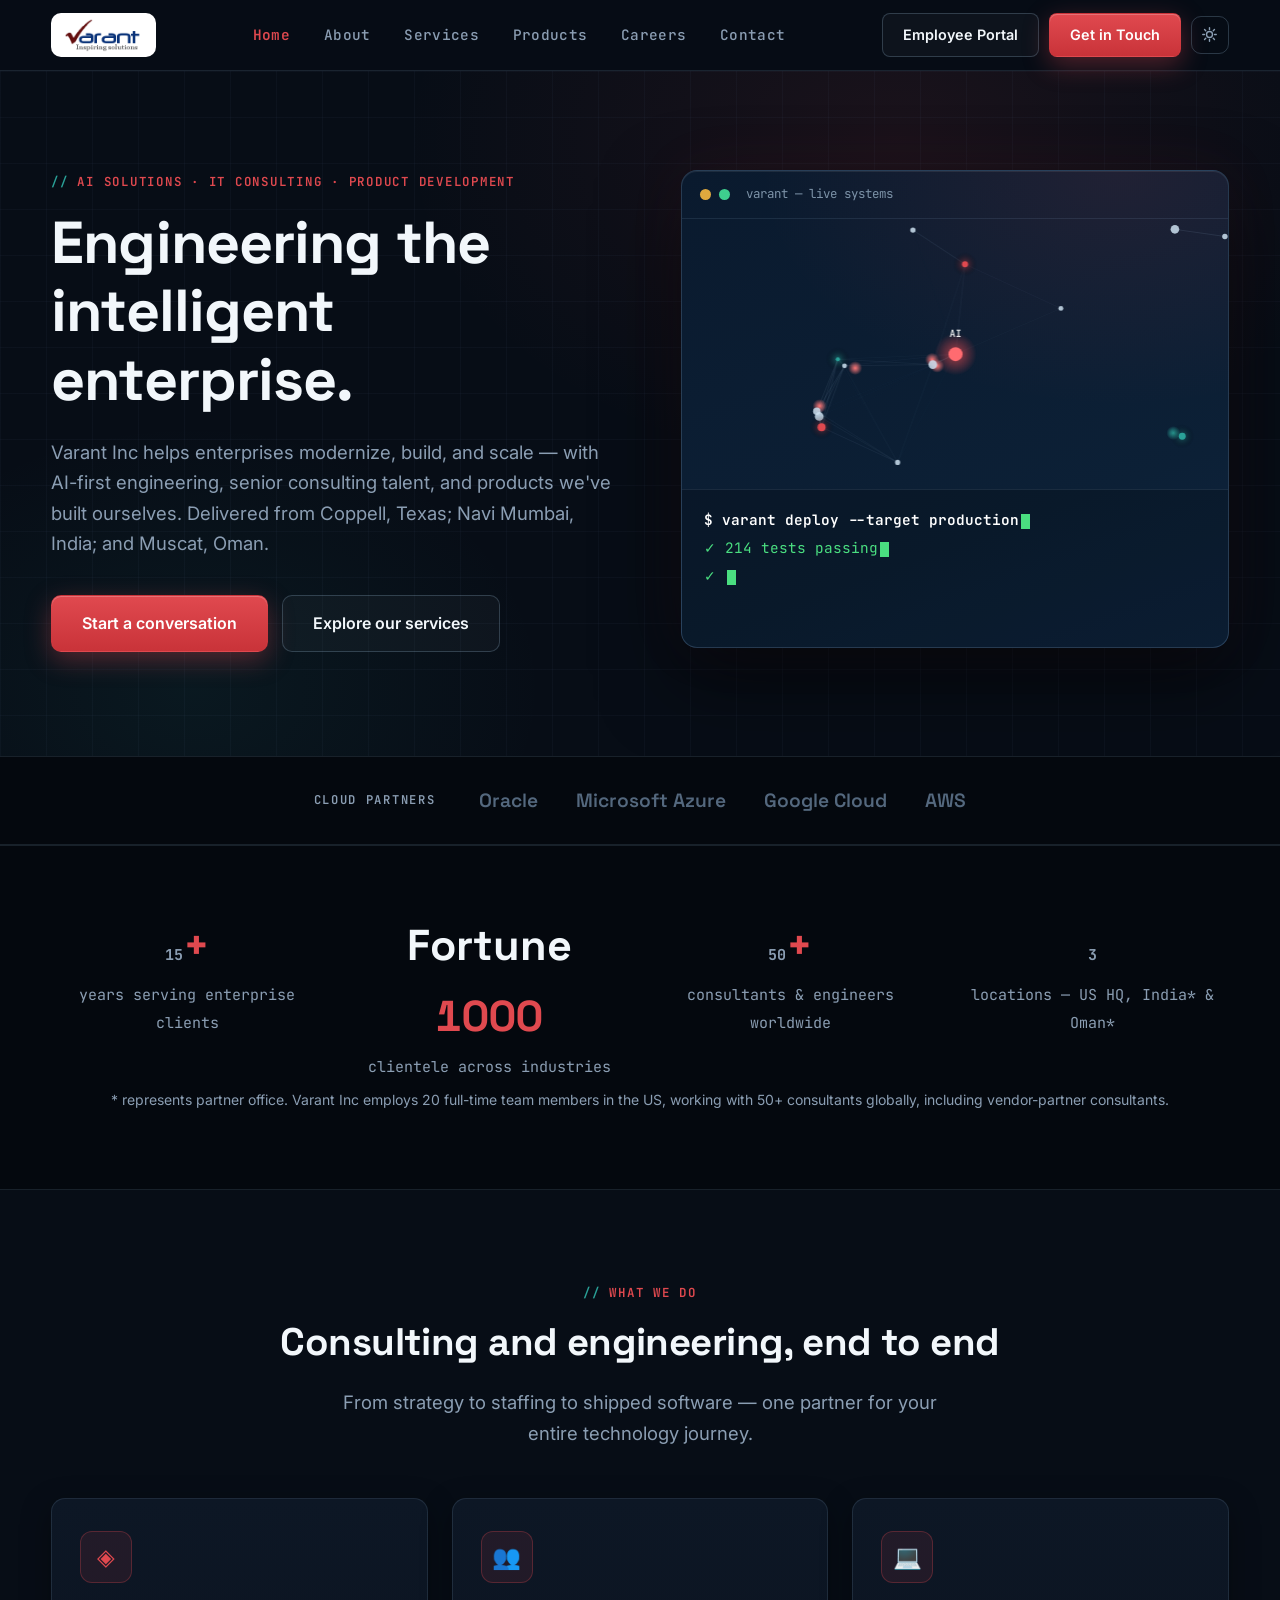
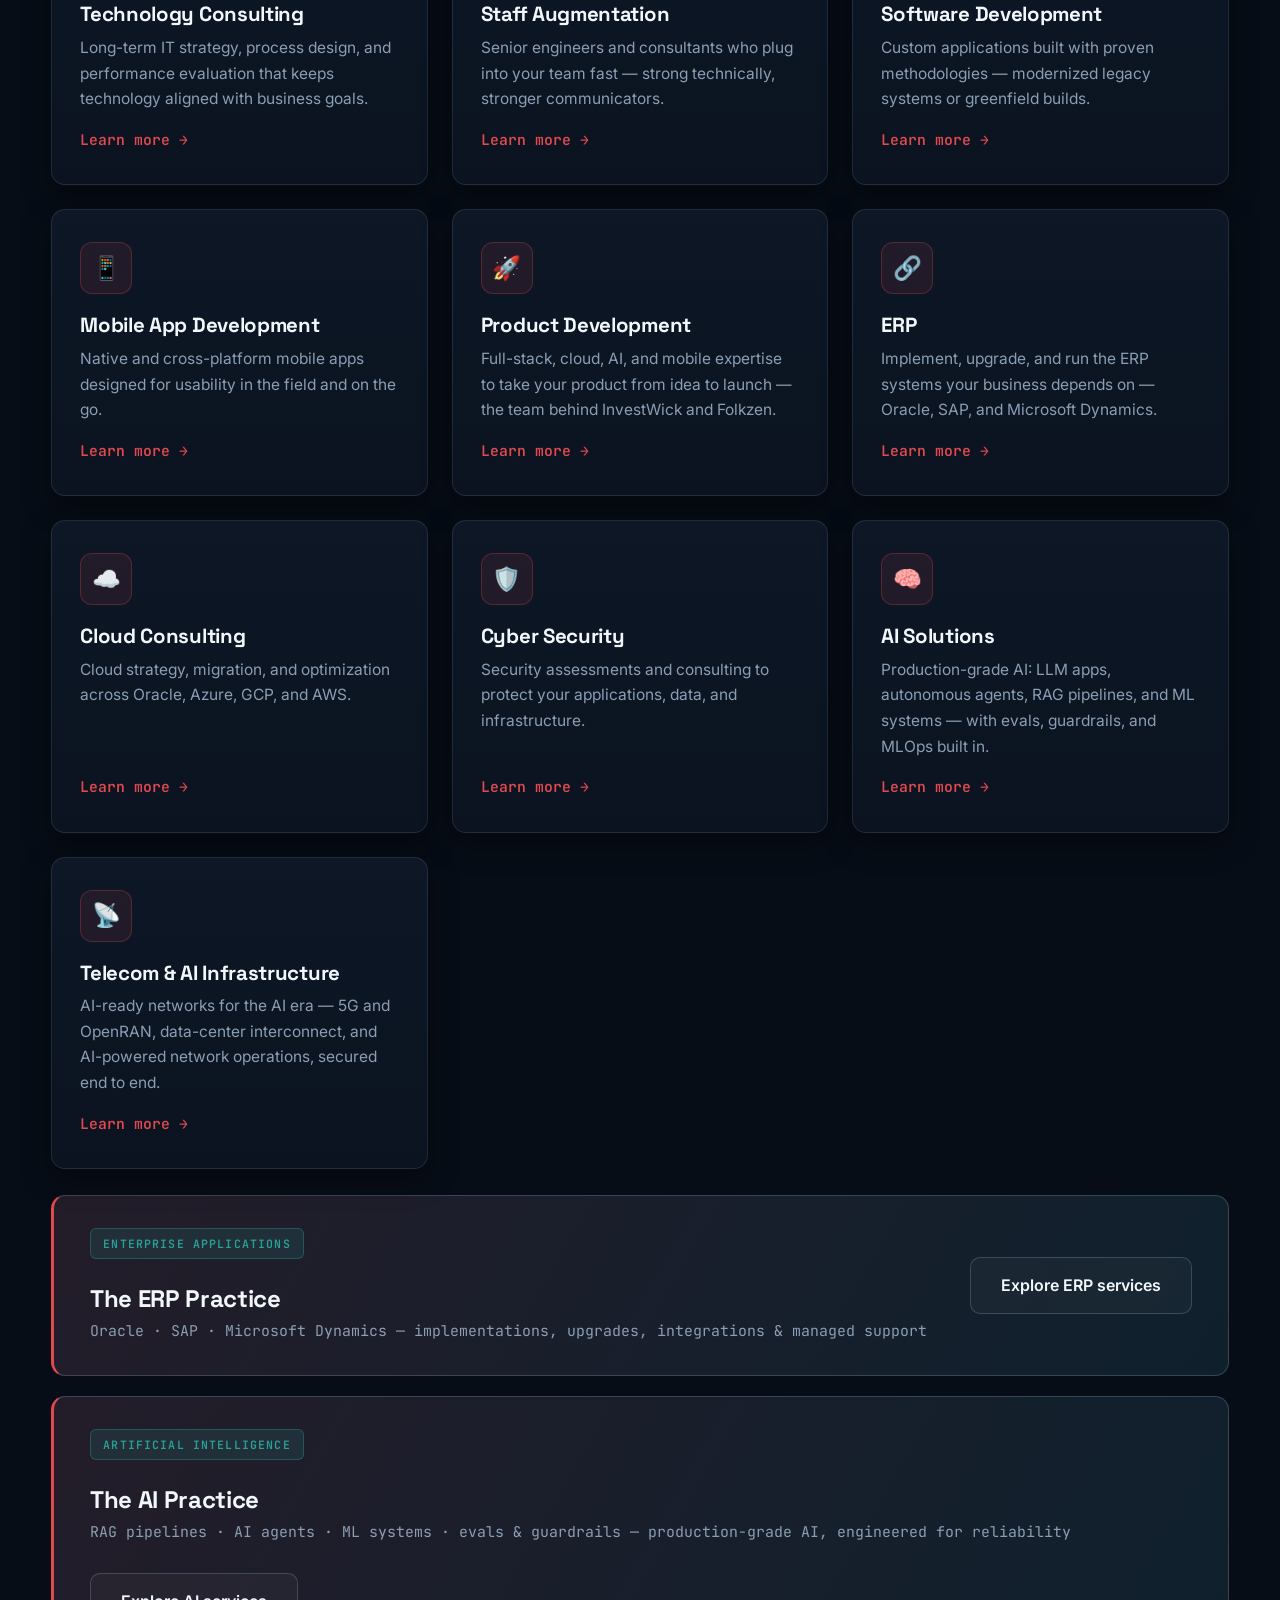
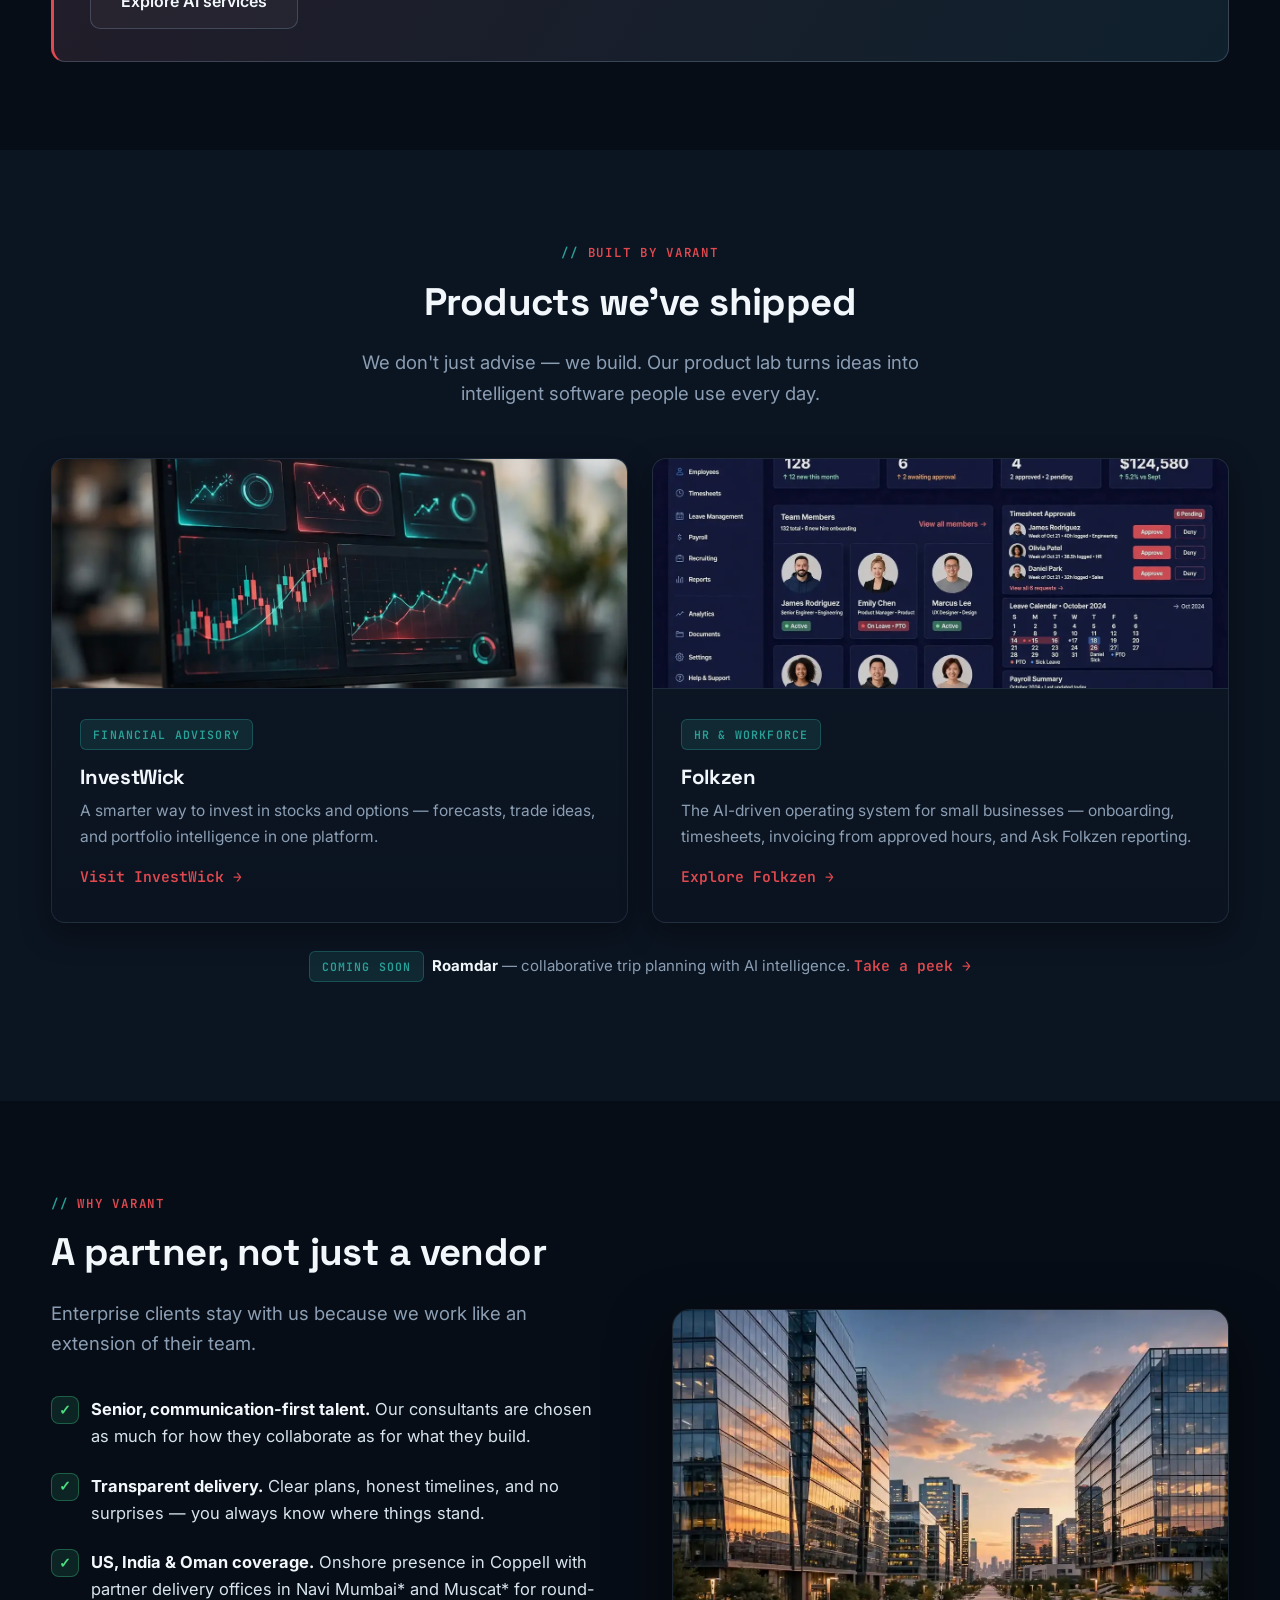
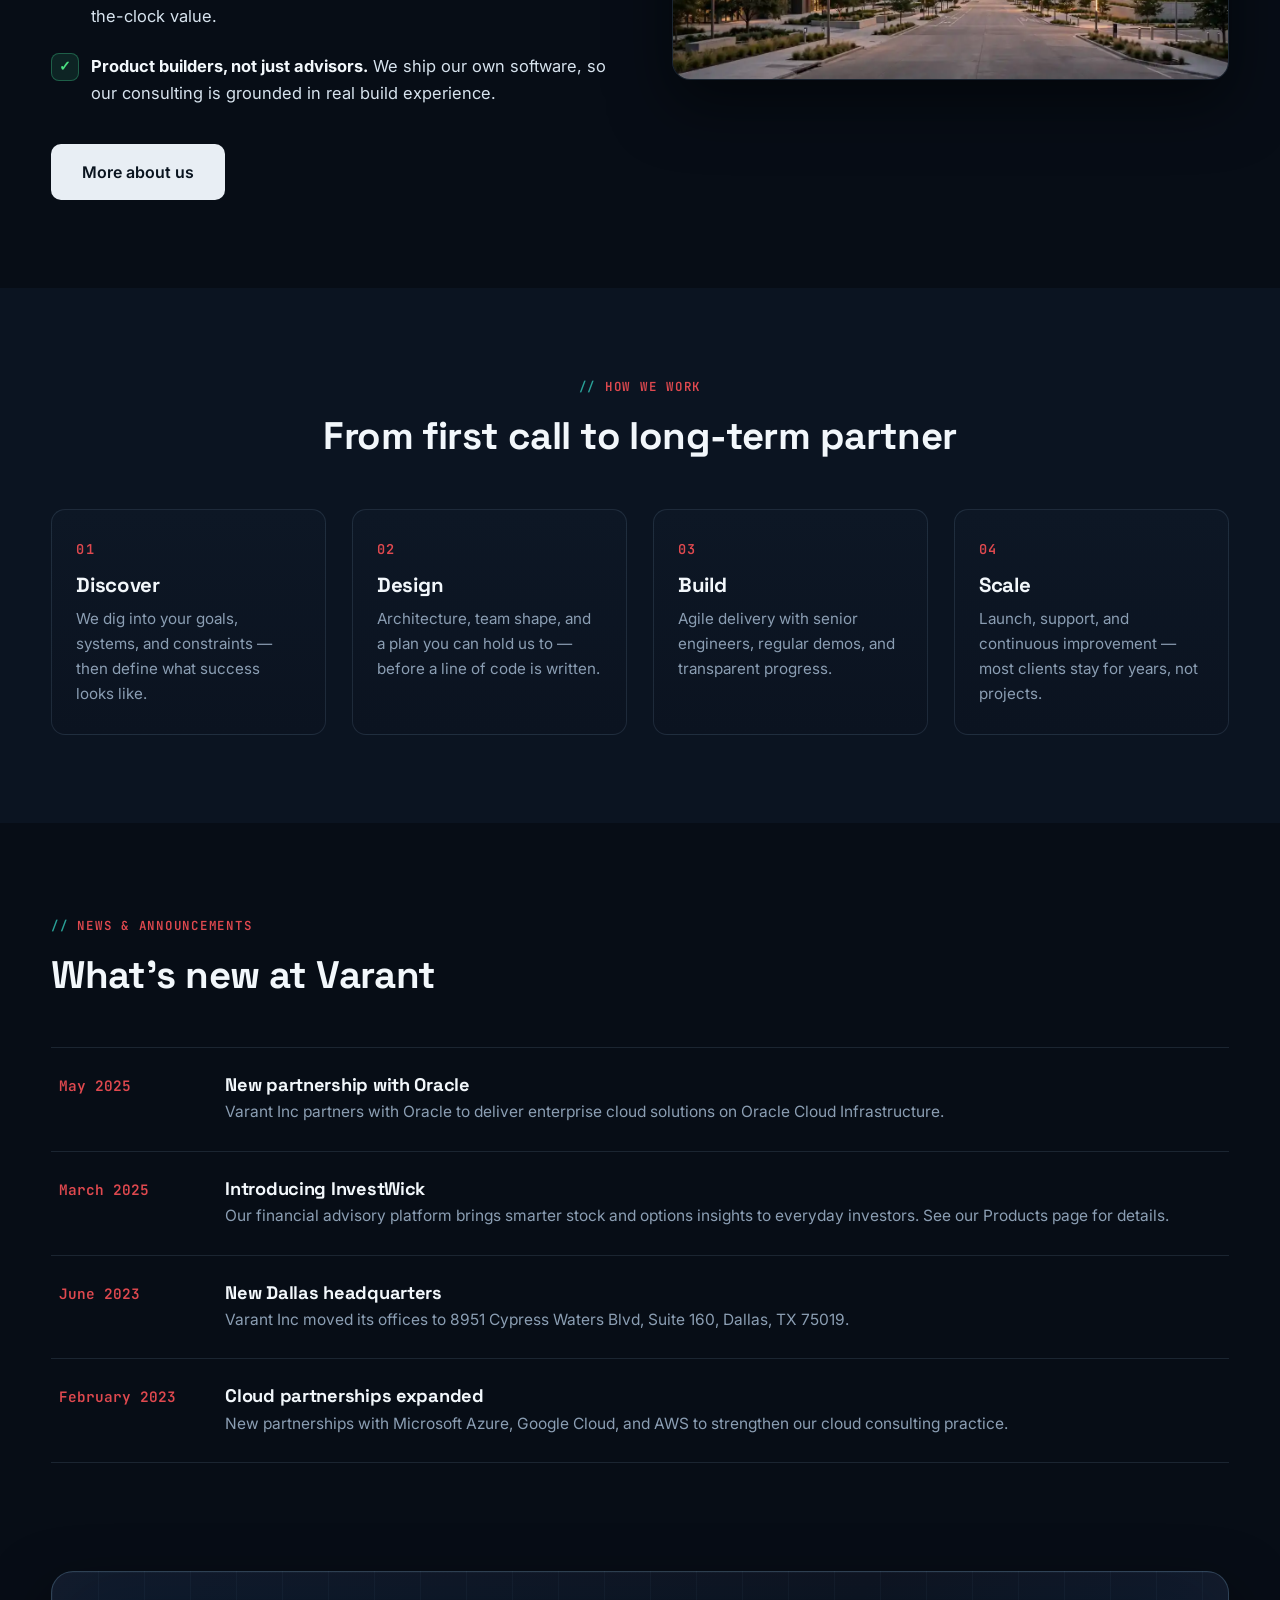
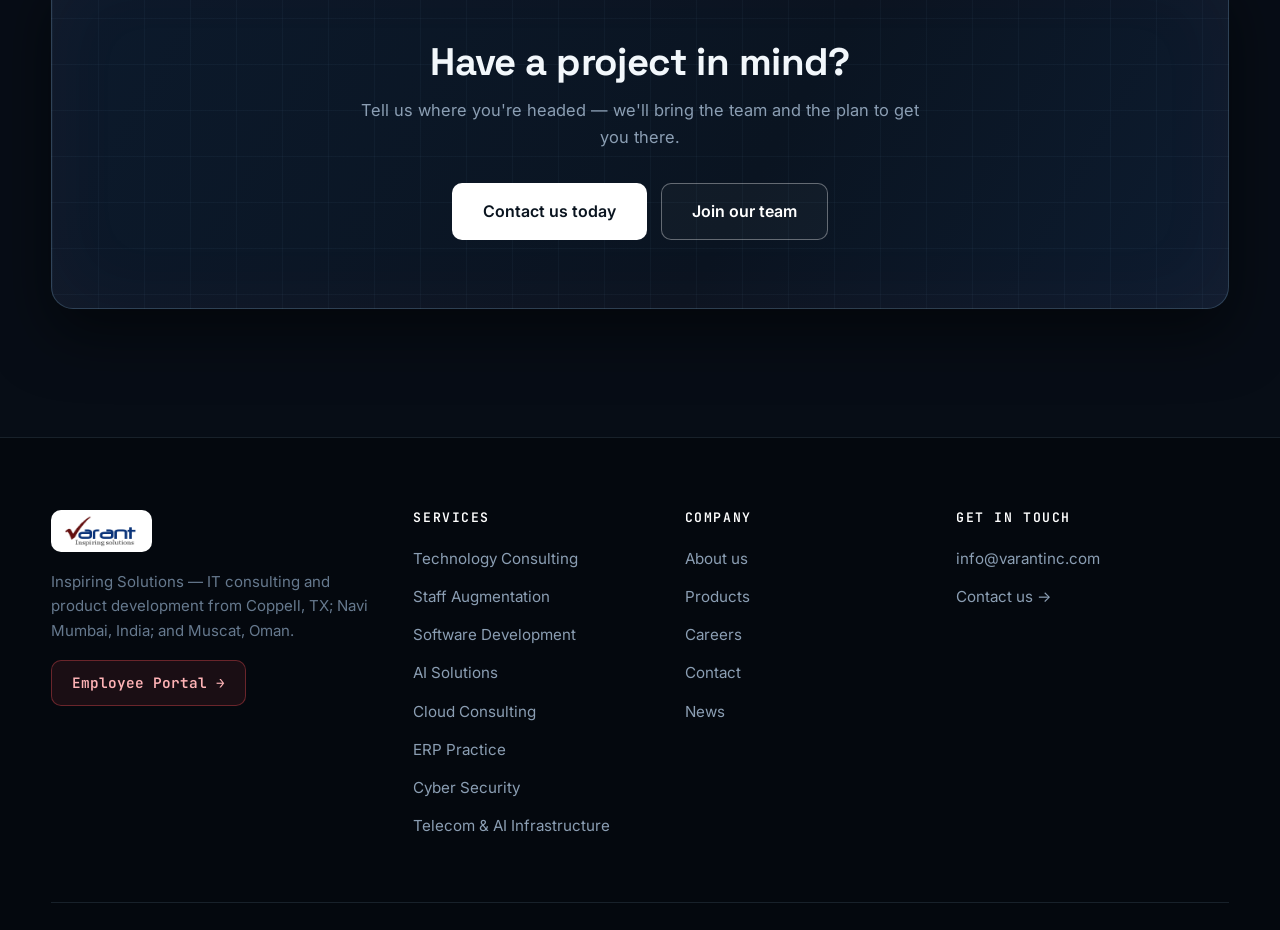
<file: index.html>
<!doctype html>
<html lang="en">
<head>
  <meta charset="utf-8" />
  <meta name="viewport" content="width=device-width, initial-scale=1.0" />
  <title>Varant Inc — IT Consulting & Product Development | Inspiring Solutions</title>
  <meta name="description" content="Varant Inc is an IT consulting and product development company in Coppell, TX; Navi Mumbai, India; and Muscat, Oman. Technology consulting, staff augmentation, software development, cloud, and products like InvestWick." />
  <link rel="icon" type="image/svg+xml" href="/assets/brand/favicon.svg" />
  <link rel="preconnect" href="https://fonts.googleapis.com" />
  <link rel="preconnect" href="https://fonts.gstatic.com" crossorigin />
  <link href="https://fonts.googleapis.com/css2?family=Space+Grotesk:wght@500;600;700&family=Inter:wght@400;500;600;700&family=JetBrains+Mono:wght@400;500;600&display=swap" rel="stylesheet" />
  <link rel="stylesheet" href="/assets/css/style.css" />
<script>try{if(localStorage.getItem("varant-theme")==="light")document.documentElement.setAttribute("data-theme","light");}catch(e){}</script>
</head>
<body>
  <header class="site-header">
    <div class="container header-inner">
      <a class="brand" href="/" aria-label="Varant Inc home"><img src="/assets/brand/varant-logo.png" alt="Varant Inc — Inspiring Solutions" /></a>
      <nav class="main-nav" aria-label="Primary">
        <a href="/" class="active">Home</a>
        <a href="/about.html">About</a>
        <a href="/services.html">Services</a>
        <a href="/products.html">Products</a>
        <a href="/careers.html">Careers</a>
        <a href="/contact.html">Contact</a>
      </nav>
      <div class="header-actions">
        <a class="btn btn-outline btn-sm" href="https://hr.varantinc.com" target="_blank" rel="noopener">Employee Portal</a>
        <a class="btn btn-primary btn-sm" href="/contact.html">Get in Touch</a>
        <a class="btn btn-outline btn-sm btn-portal-m" href="https://hr.varantinc.com" target="_blank" rel="noopener">Employee Portal</a>
        <button class="theme-toggle" id="theme-toggle" aria-label="Toggle light / dark theme" title="Toggle theme">
          <svg class="icon-sun" viewBox="0 0 24 24" fill="none" stroke="currentColor" stroke-width="2" stroke-linecap="round"><circle cx="12" cy="12" r="4.2"/><path d="M12 2.5v2.4M12 19.1v2.4M2.5 12h2.4M19.1 12h2.4M5 5l1.7 1.7M17.3 17.3L19 19M19 5l-1.7 1.7M6.7 17.3L5 19"/></svg>
          <svg class="icon-moon" viewBox="0 0 24 24" fill="none" stroke="currentColor" stroke-width="2" stroke-linecap="round" stroke-linejoin="round" style="display:none"><path d="M20 13.2A8.2 8.2 0 0 1 10.8 4 8.2 8.2 0 1 0 20 13.2z"/></svg>
        </button>
        <button class="nav-toggle" aria-label="Open menu"><span></span><span></span><span></span></button>
      </div>
    </div>
  </header>

  <main>
    <!-- HERO -->
    <section class="hero">
      <div class="container hero-grid">
        <div class="hero-copy">
          <span class="eyebrow">AI Solutions · IT Consulting · Product Development</span>
          <h1>Engineering the intelligent enterprise.</h1>
          <p class="lead">Varant Inc helps enterprises modernize, build, and scale — with AI-first engineering, senior consulting talent, and products we've built ourselves. Delivered from Coppell, Texas; Navi Mumbai, India; and Muscat, Oman.</p>
          <div class="hero-ctas">
            <a class="btn btn-primary" href="/contact.html">Start a conversation</a>
            <a class="btn btn-outline" href="/services.html">Explore our services</a>
          </div>
        </div>
        <div class="hero-media">
          <div class="console">
            <div class="console-bar"><i></i><i></i><span>varant — live systems</span></div>
            <canvas id="net-canvas" aria-label="Animated network of connected systems"></canvas>
            <div class="terminal" id="terminal" aria-hidden="true"></div>
          </div>
        </div>
      </div>
    </section>

    <!-- TRUST -->
    <div class="trust">
      <div class="container trust-inner">
        <span class="trust-label">Cloud partners</span>
        <div class="trust-logos">
          <span>Oracle</span><span>Microsoft Azure</span><span>Google Cloud</span><span>AWS</span>
        </div>
      </div>
    </div>

    <!-- STATS -->
    <section class="stats-band" style="padding:64px 0;">
      <div class="container stats-grid">
        <div class="stat reveal"><strong><span data-count="15">15</span><em>+</em></strong><span>years serving enterprise clients</span></div>
        <div class="stat reveal"><strong>Fortune <em data-count="1000">1000</em></strong><span>clientele across industries</span></div>
        <div class="stat reveal"><strong><span data-count="50">50</span><em>+</em></strong><span>consultants &amp; engineers worldwide</span></div>
        <div class="stat reveal"><strong><span data-count="3">3</span></strong><span>locations — US HQ, India* &amp; Oman*</span></div>
      </div>
      <p style="text-align:center; color:var(--muted); font-size:14px; margin-top:8px;">* represents partner office. Varant Inc employs 20 full-time team members in the US, working with 50+ consultants globally, including vendor-partner consultants.</p>
    </section>

    <!-- SERVICES -->
    <section>
      <div class="container">
        <div class="section-head center reveal">
          <span class="eyebrow">What we do</span>
          <h2>Consulting and engineering, end to end</h2>
          <p class="lead">From strategy to staffing to shipped software — one partner for your entire technology journey.</p>
        </div>
        <div class="grid-3">
          <article class="card reveal"><div class="card-icon">◈</div><h3>Technology Consulting</h3><p>Long-term IT strategy, process design, and performance evaluation that keeps technology aligned with business goals.</p><a class="card-link" href="/services.html#technology-consulting">Learn more</a></article>
          <article class="card reveal"><div class="card-icon">👥</div><h3>Staff Augmentation</h3><p>Senior engineers and consultants who plug into your team fast — strong technically, stronger communicators.</p><a class="card-link" href="/services.html#staff-augmentation">Learn more</a></article>
          <article class="card reveal"><div class="card-icon">💻</div><h3>Software Development</h3><p>Custom applications built with proven methodologies — modernized legacy systems or greenfield builds.</p><a class="card-link" href="/services.html#software-development">Learn more</a></article>
          <article class="card reveal"><div class="card-icon">📱</div><h3>Mobile App Development</h3><p>Native and cross-platform mobile apps designed for usability in the field and on the go.</p><a class="card-link" href="/services.html#mobile-apps">Learn more</a></article>
          <article class="card reveal"><div class="card-icon">🚀</div><h3>Product Development</h3><p>Full-stack, cloud, AI, and mobile expertise to take your product from idea to launch — the team behind InvestWick and Folkzen.</p><a class="card-link" href="/services.html#product-development">Learn more</a></article>
          <article class="card reveal"><div class="card-icon">🔗</div><h3>ERP</h3><p>Implement, upgrade, and run the ERP systems your business depends on — Oracle, SAP, and Microsoft Dynamics.</p><a class="card-link" href="/services.html#erp">Learn more</a></article>
          <article class="card reveal"><div class="card-icon">☁️</div><h3>Cloud Consulting</h3><p>Cloud strategy, migration, and optimization across Oracle, Azure, GCP, and AWS.</p><a class="card-link" href="/services.html#cloud-consulting">Learn more</a></article>
          <article class="card reveal"><div class="card-icon">🛡️</div><h3>Cyber Security</h3><p>Security assessments and consulting to protect your applications, data, and infrastructure.</p><a class="card-link" href="/services.html#cyber-security">Learn more</a></article>
          <article class="card reveal"><div class="card-icon">🧠</div><h3>AI Solutions</h3><p>Production-grade AI: LLM apps, autonomous agents, RAG pipelines, and ML systems — with evals, guardrails, and MLOps built in.</p><a class="card-link" href="/services.html#ai-practice">Learn more</a></article>
          <article class="card reveal"><div class="card-icon">📡</div><h3>Telecom &amp; AI Infrastructure</h3><p>AI-ready networks for the AI era — 5G and OpenRAN, data-center interconnect, and AI-powered network operations, secured end to end.</p><a class="card-link" href="/services.html#telecom-infrastructure">Learn more</a></article>
        </div>
        <div class="erp-banner reveal">
          <div>
            <span class="tag">Enterprise Applications</span>
            <h3>The ERP Practice</h3>
            <p>Oracle · SAP · Microsoft Dynamics — implementations, upgrades, integrations &amp; managed support</p>
          </div>
          <a class="btn btn-outline" href="/services.html#erp">Explore ERP services</a>
        </div>
        <div class="erp-banner reveal" style="margin-top:20px;">
          <div>
            <span class="tag">Artificial Intelligence</span>
            <h3>The AI Practice</h3>
            <p>RAG pipelines · AI agents · ML systems · evals & guardrails — production-grade AI, engineered for reliability</p>
          </div>
          <a class="btn btn-outline" href="/services.html#ai-practice">Explore AI services</a>
        </div>
      </div>
    </section>

    <!-- PRODUCTS -->
    <section style="background:var(--bg-soft);">
      <div class="container">
        <div class="section-head center reveal">
          <span class="eyebrow">Built by Varant</span>
          <h2>Products we've shipped</h2>
          <p class="lead">We don't just advise — we build. Our product lab turns ideas into intelligent software people use every day.</p>
        </div>
        <div class="grid-2">
          <article class="card product-card reveal">
            <div class="pc-media"><img src="/assets/img/product-dashboard.webp" alt="InvestWick financial analytics dashboard" /></div>
            <div class="pc-body">
              <span class="tag">Financial Advisory</span>
              <h3>InvestWick</h3>
              <p>A smarter way to invest in stocks and options — forecasts, trade ideas, and portfolio intelligence in one platform.</p>
              <a class="card-link" href="https://www.investwick.com">Visit InvestWick</a>
            </div>
          </article>
          <article class="card product-card reveal">
            <div class="pc-media"><img src="/assets/img/folkzen-dashboard.webp" alt="Folkzen HR operations dashboard" /></div>
            <div class="pc-body">
              <span class="tag">HR & Workforce</span>
              <h3>Folkzen</h3>
              <p>The AI-driven operating system for small businesses — onboarding, timesheets, invoicing from approved hours, and Ask Folkzen reporting.</p>
              <a class="card-link" href="https://folkzen.com" target="_blank" rel="noopener">Explore Folkzen</a>
            </div>
          </article>
        </div>
        <div class="reveal" style="margin-top:28px; text-align:center;">
          <p style="color:var(--muted); font-size:15px;"><span class="tag">Coming Soon</span> &nbsp;<strong style="color:var(--heading);">Roamdar</strong> — collaborative trip planning with AI intelligence. <a class="card-link" href="/products.html#roamdar">Take a peek</a></p>
        </div>
      </div>
    </section>

    <!-- WHY VARANT -->
    <section>
      <div class="container split">
        <div class="reveal">
          <span class="eyebrow">Why Varant</span>
          <h2>A partner, not just a vendor</h2>
          <p class="lead">Enterprise clients stay with us because we work like an extension of their team.</p>
          <ul class="check-list">
            <li><strong>Senior, communication-first talent.</strong> Our consultants are chosen as much for how they collaborate as for what they build.</li>
            <li><strong>Transparent delivery.</strong> Clear plans, honest timelines, and no surprises — you always know where things stand.</li>
            <li><strong>US, India &amp; Oman coverage.</strong> Onshore presence in Coppell with partner delivery offices in Navi Mumbai* and Muscat* for round-the-clock value.</li>
            <li><strong>Product builders, not just advisors.</strong> We ship our own software, so our consulting is grounded in real build experience.</li>
          </ul>
          <a class="btn btn-dark" href="/about.html">More about us</a>
        </div>
        <div class="reveal">
          <img src="/assets/img/coppell-office.webp" alt="Varant Inc Coppell office district at dusk" />
        </div>
      </div>
    </section>

    <!-- PROCESS -->
    <section style="background:var(--bg-soft); padding-top:84px;">
      <div class="container">
        <div class="section-head center reveal">
          <span class="eyebrow">How we work</span>
          <h2>From first call to long-term partner</h2>
        </div>
        <div class="steps">
          <div class="step reveal"><div class="step-num">01</div><h3>Discover</h3><p>We dig into your goals, systems, and constraints — then define what success looks like.</p></div>
          <div class="step reveal"><div class="step-num">02</div><h3>Design</h3><p>Architecture, team shape, and a plan you can hold us to — before a line of code is written.</p></div>
          <div class="step reveal"><div class="step-num">03</div><h3>Build</h3><p>Agile delivery with senior engineers, regular demos, and transparent progress.</p></div>
          <div class="step reveal"><div class="step-num">04</div><h3>Scale</h3><p>Launch, support, and continuous improvement — most clients stay for years, not projects.</p></div>
        </div>
      </div>
    </section>

    <!-- NEWS -->
    <section id="news">
      <div class="container">
        <div class="section-head reveal">
          <span class="eyebrow">News &amp; announcements</span>
          <h2>What's new at Varant</h2>
        </div>
        <div class="news-list" id="news-list">
          <div class="empty-state">Loading news…</div>
        </div>
      </div>
    </section>

    <!-- CTA -->
    <section style="padding-top:20px;">
      <div class="container">
        <div class="cta-band reveal">
          <h2>Have a project in mind?</h2>
          <p>Tell us where you're headed — we'll bring the team and the plan to get you there.</p>
          <div class="btn-row">
            <a class="btn btn-light" href="/contact.html">Contact us today</a>
            <a class="btn btn-outline" style="border-color:rgba(255,255,255,.35);color:#fff;" href="/careers.html">Join our team</a>
          </div>
        </div>
      </div>
    </section>
  </main>

  <footer class="site-footer">
    <div class="container">
      <div class="footer-grid">
        <div class="footer-brand">
          <img src="/assets/brand/varant-logo.png" alt="Varant Inc" />
          <p>Inspiring Solutions — IT consulting and product development from Coppell, TX; Navi Mumbai, India; and Muscat, Oman.</p>
          <p style="margin-top:16px;"><a class="portal-link" href="https://hr.varantinc.com" target="_blank" rel="noopener">Employee Portal →</a></p>
        </div>
        <div>
          <h4>Services</h4>
          <ul class="footer-links">
            <li><a href="/services.html#technology-consulting">Technology Consulting</a></li>
            <li><a href="/services.html#staff-augmentation">Staff Augmentation</a></li>
            <li><a href="/services.html#software-development">Software Development</a></li>
            <li><a href="/services.html#ai-solutions">AI Solutions</a></li>
            <li><a href="/services.html#cloud-consulting">Cloud Consulting</a></li>
            <li><a href="/services.html#erp">ERP Practice</a></li>
            <li><a href="/services.html#cyber-security">Cyber Security</a></li>
            <li><a href="/services.html#telecom-infrastructure">Telecom &amp; AI Infrastructure</a></li>
          </ul>
        </div>
        <div>
          <h4>Company</h4>
          <ul class="footer-links">
            <li><a href="/about.html">About us</a></li>
            <li><a href="/products.html">Products</a></li>
            <li><a href="/careers.html">Careers</a></li>
            <li><a href="/contact.html">Contact</a></li>
            <li><a href="/#news">News</a></li>
          </ul>
        </div>
        <div>
          <h4>Get in touch</h4>
          <ul class="footer-links">
            <li><a href="mailto:info@varantinc.com">info@varantinc.com</a></li>
            <li><a href="/contact.html">Contact us →</a></li>
          </ul>
        </div>
      </div>
      <div class="footer-bottom">
        <span>© <span data-year>2026</span> Varant Inc. All rights reserved.</span>
        <span>"Inspiring Solutions"</span>
      </div>
    </div>
  </footer>
  <script src="/assets/js/main.js"></script>
  <script src="/assets/js/wow.js"></script>
</body>
</html>
</file>
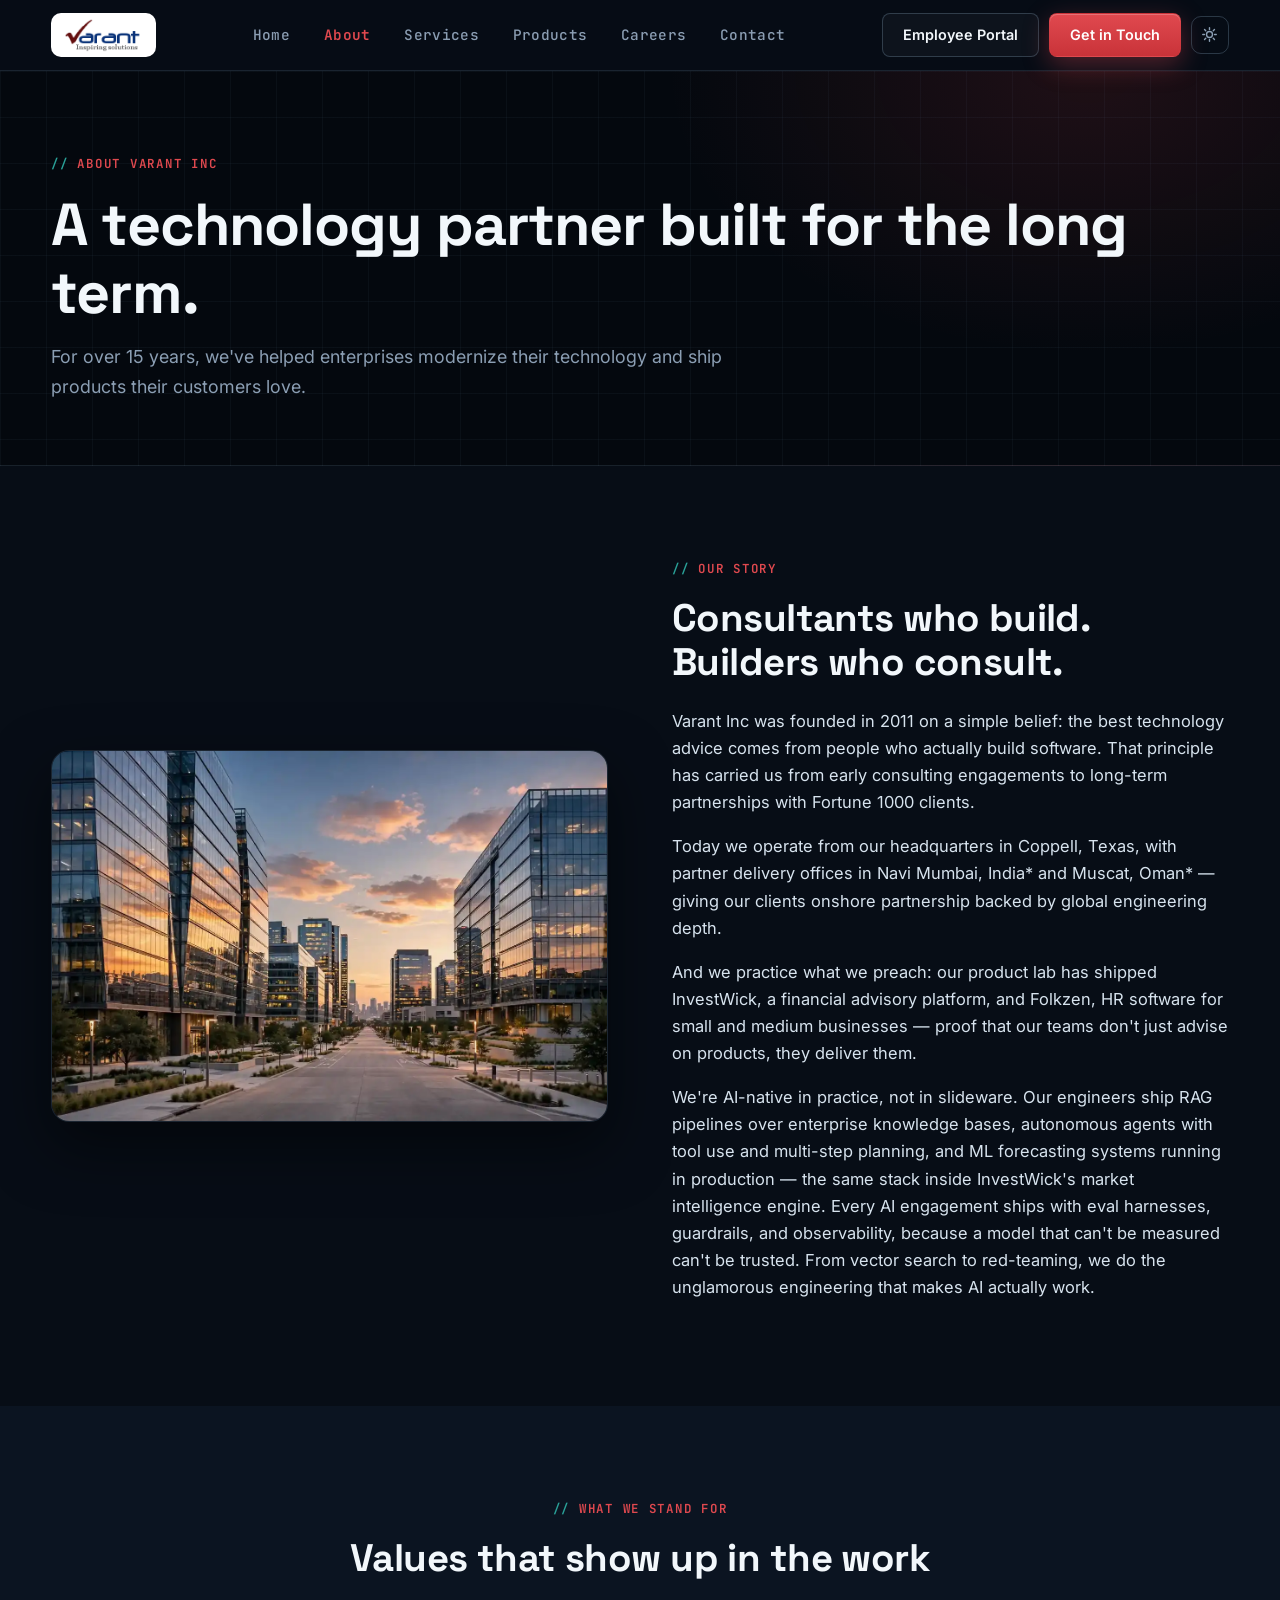
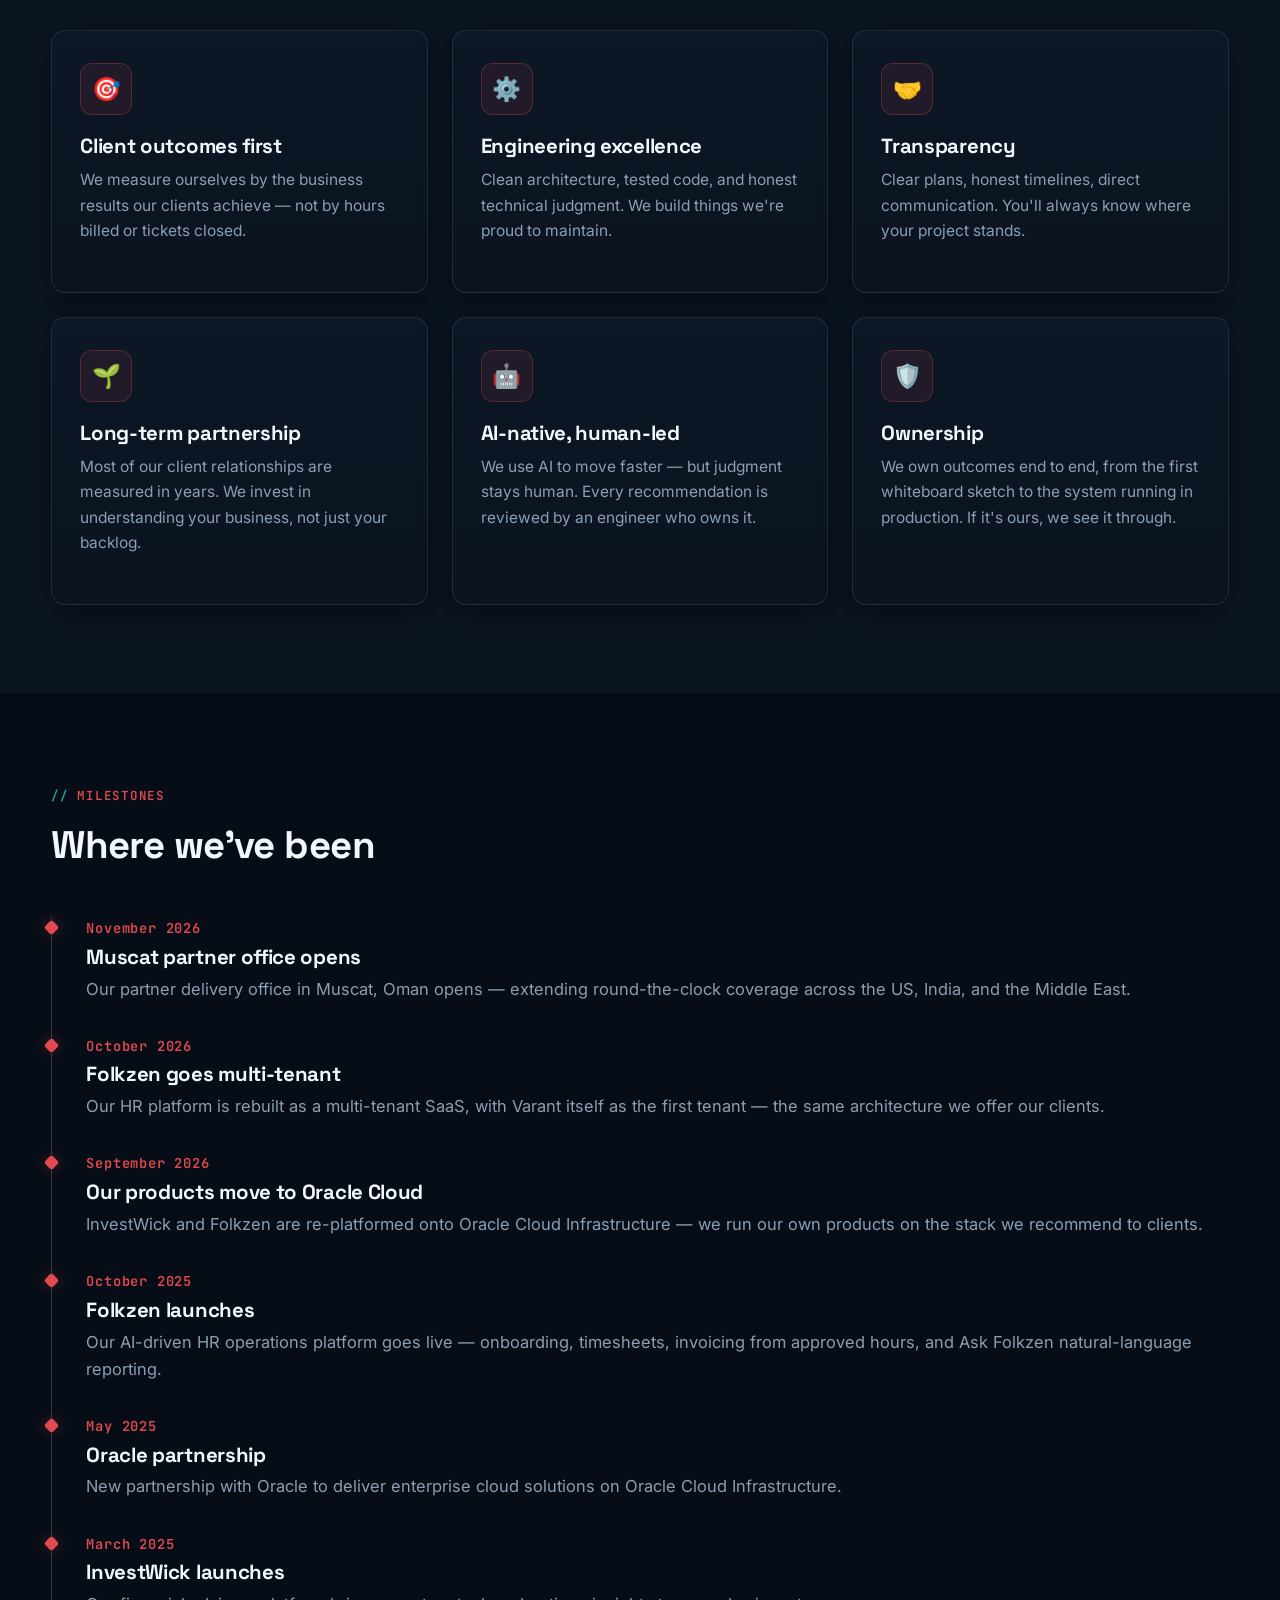
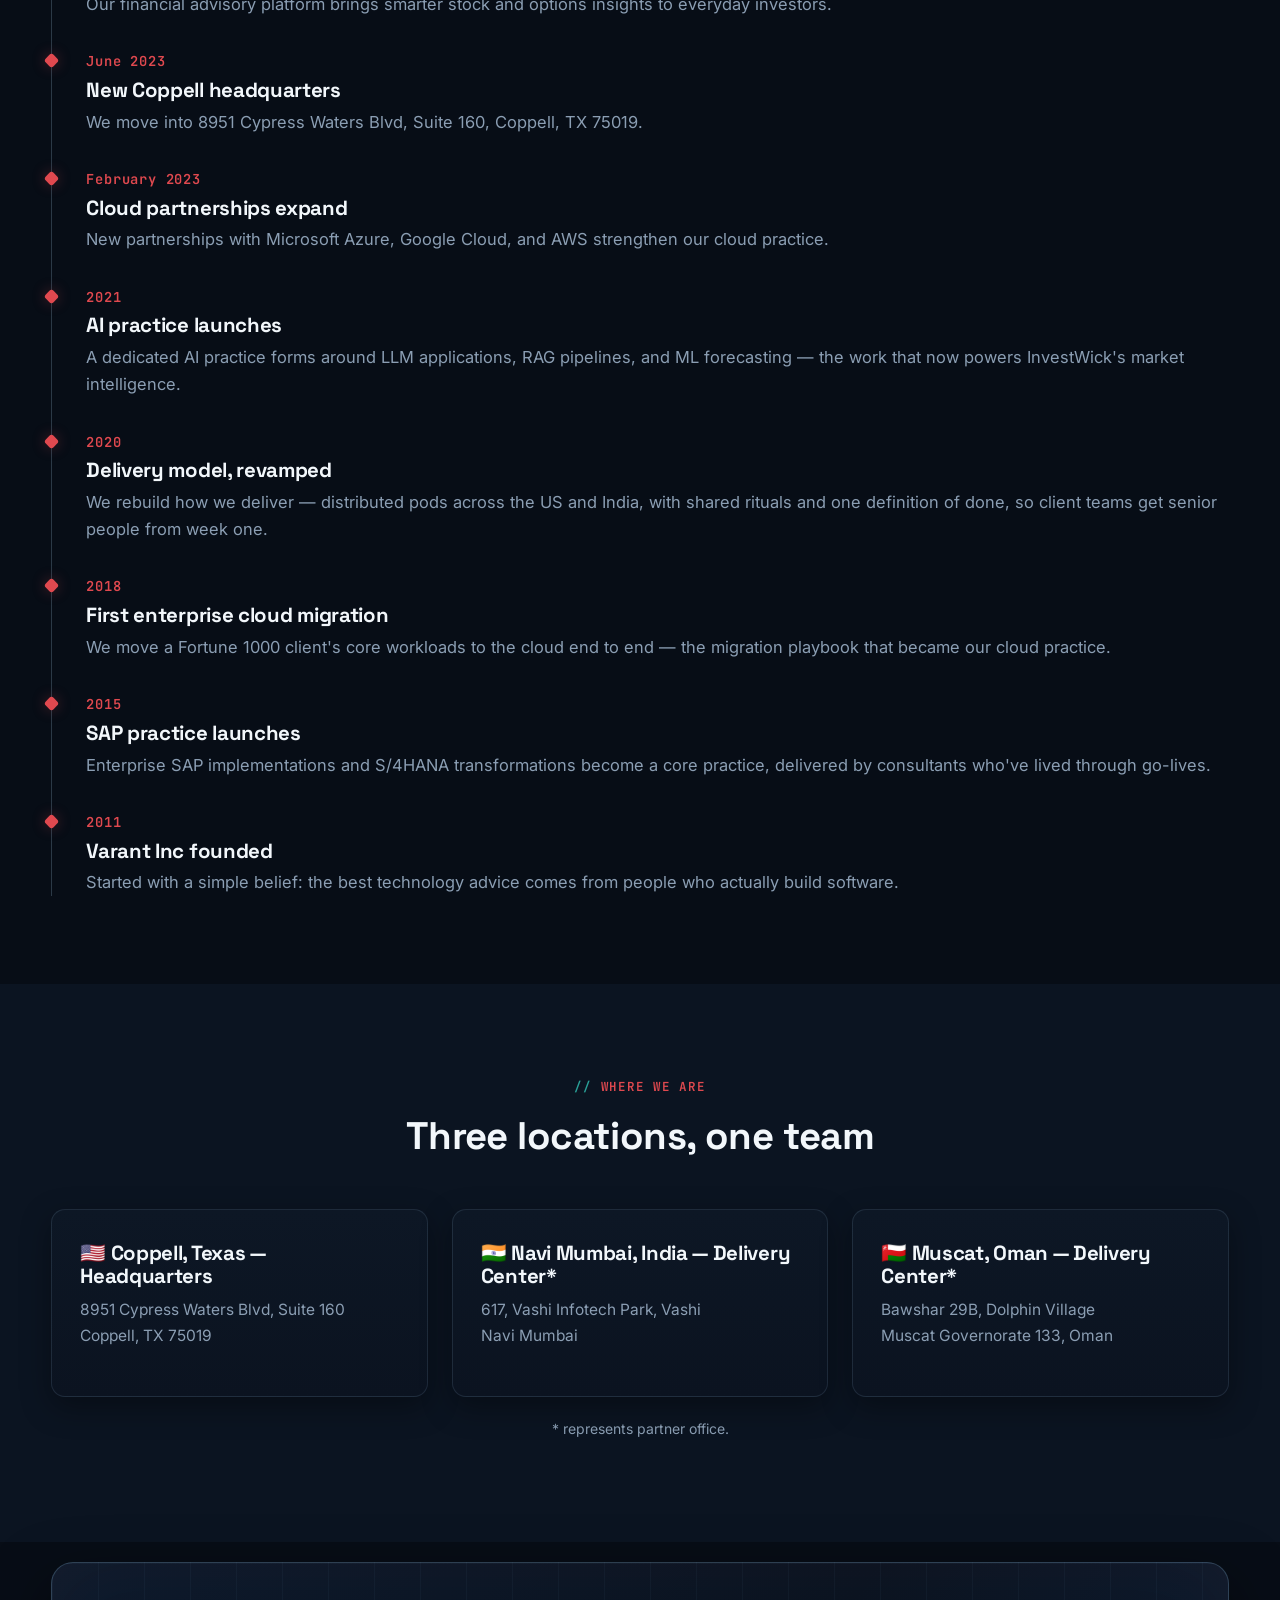
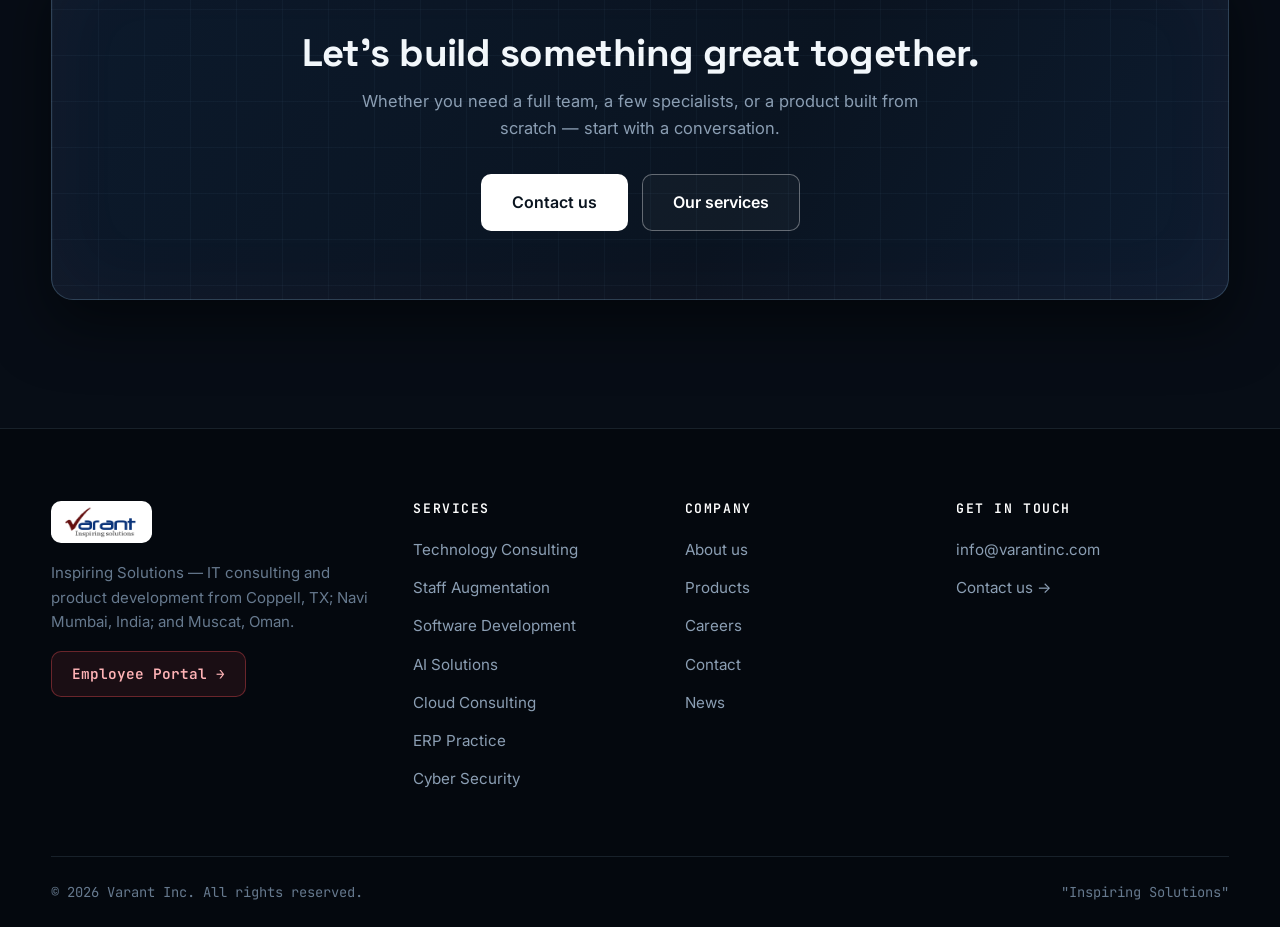
<file: about.html>
<!doctype html>
<html lang="en">
<head>
  <meta charset="utf-8" />
  <meta name="viewport" content="width=device-width, initial-scale=1.0" />
  <title>About Us — Varant Inc | IT Consulting & Product Development</title>
  <meta name="description" content="About Varant Inc: founded in 2011, 15+ years of IT consulting and product development, serving Fortune 1000 clients from our Coppell, TX headquarters and partner offices in Navi Mumbai, India, and Muscat, Oman." />
  <link rel="icon" type="image/svg+xml" href="/assets/brand/favicon.svg" />
  <link rel="preconnect" href="https://fonts.googleapis.com" />
  <link rel="preconnect" href="https://fonts.gstatic.com" crossorigin />
  <link href="https://fonts.googleapis.com/css2?family=Space+Grotesk:wght@500;600;700&family=Inter:wght@400;500;600;700&family=JetBrains+Mono:wght@400;500;600&display=swap" rel="stylesheet" />
  <link rel="stylesheet" href="/assets/css/style.css" />
<script>try{if(localStorage.getItem("varant-theme")==="light")document.documentElement.setAttribute("data-theme","light");}catch(e){}</script>
</head>
<body>
  <header class="site-header">
    <div class="container header-inner">
      <a class="brand" href="/" aria-label="Varant Inc home"><img src="/assets/brand/varant-logo.png" alt="Varant Inc — Inspiring Solutions" /></a>
      <nav class="main-nav" aria-label="Primary">
        <a href="/">Home</a>
        <a href="/about.html" class="active">About</a>
        <a href="/services.html">Services</a>
        <a href="/products.html">Products</a>
        <a href="/careers.html">Careers</a>
        <a href="/contact.html">Contact</a>
      </nav>
      <div class="header-actions">
        <a class="btn btn-outline btn-sm" href="https://hr.varantinc.com" target="_blank" rel="noopener">Employee Portal</a>
        <a class="btn btn-primary btn-sm" href="/contact.html">Get in Touch</a>
        <a class="btn btn-outline btn-sm btn-portal-m" href="https://hr.varantinc.com" target="_blank" rel="noopener">Employee Portal</a>
        <button class="theme-toggle" id="theme-toggle" aria-label="Toggle light / dark theme" title="Toggle theme">
          <svg class="icon-sun" viewBox="0 0 24 24" fill="none" stroke="currentColor" stroke-width="2" stroke-linecap="round"><circle cx="12" cy="12" r="4.2"/><path d="M12 2.5v2.4M12 19.1v2.4M2.5 12h2.4M19.1 12h2.4M5 5l1.7 1.7M17.3 17.3L19 19M19 5l-1.7 1.7M6.7 17.3L5 19"/></svg>
          <svg class="icon-moon" viewBox="0 0 24 24" fill="none" stroke="currentColor" stroke-width="2" stroke-linecap="round" stroke-linejoin="round" style="display:none"><path d="M20 13.2A8.2 8.2 0 0 1 10.8 4 8.2 8.2 0 1 0 20 13.2z"/></svg>
        </button>
        <button class="nav-toggle" aria-label="Open menu"><span></span><span></span><span></span></button>
      </div>
    </div>
  </header>

  <main>
    <section class="page-hero">
      <div class="container">
        <span class="eyebrow">About Varant Inc</span>
        <h1>A technology partner built for the long term.</h1>
        <p>For over 15 years, we've helped enterprises modernize their technology and ship products their customers love.</p>
      </div>
    </section>

    <section>
      <div class="container split">
        <div class="reveal">
          <img src="/assets/img/coppell-office.webp" alt="Coppell, Texas — home of Varant Inc headquarters" />
        </div>
        <div class="reveal">
          <span class="eyebrow">Our story</span>
          <h2>Consultants who build. Builders who consult.</h2>
          <p>Varant Inc was founded in 2011 on a simple belief: the best technology advice comes from people who actually build software. That principle has carried us from early consulting engagements to long-term partnerships with Fortune 1000 clients.</p>
          <p>Today we operate from our headquarters in Coppell, Texas, with partner delivery offices in Navi Mumbai, India* and Muscat, Oman* — giving our clients onshore partnership backed by global engineering depth.</p>
          <p>And we practice what we preach: our product lab has shipped InvestWick, a financial advisory platform, and Folkzen, HR software for small and medium businesses — proof that our teams don't just advise on products, they deliver them.</p>
          <p>We're AI-native in practice, not in slideware. Our engineers ship RAG pipelines over enterprise knowledge bases, autonomous agents with tool use and multi-step planning, and ML forecasting systems running in production — the same stack inside InvestWick's market intelligence engine. Every AI engagement ships with eval harnesses, guardrails, and observability, because a model that can't be measured can't be trusted. From vector search to red-teaming, we do the unglamorous engineering that makes AI actually work.</p>
        </div>
      </div>
    </section>

    <section style="background:var(--bg-soft);">
      <div class="container">
        <div class="section-head center reveal">
          <span class="eyebrow">What we stand for</span>
          <h2>Values that show up in the work</h2>
        </div>
        <div class="grid-3">
          <article class="card reveal"><div class="card-icon">🎯</div><h3>Client outcomes first</h3><p>We measure ourselves by the business results our clients achieve — not by hours billed or tickets closed.</p></article>
          <article class="card reveal"><div class="card-icon">⚙️</div><h3>Engineering excellence</h3><p>Clean architecture, tested code, and honest technical judgment. We build things we're proud to maintain.</p></article>
          <article class="card reveal"><div class="card-icon">🤝</div><h3>Transparency</h3><p>Clear plans, honest timelines, direct communication. You'll always know where your project stands.</p></article>
          <article class="card reveal"><div class="card-icon">🌱</div><h3>Long-term partnership</h3><p>Most of our client relationships are measured in years. We invest in understanding your business, not just your backlog.</p></article>
          <article class="card reveal"><div class="card-icon">🤖</div><h3>AI-native, human-led</h3><p>We use AI to move faster — but judgment stays human. Every recommendation is reviewed by an engineer who owns it.</p></article>
          <article class="card reveal"><div class="card-icon">🛡️</div><h3>Ownership</h3><p>We own outcomes end to end, from the first whiteboard sketch to the system running in production. If it's ours, we see it through.</p></article>
        </div>
      </div>
    </section>

    <section>
      <div class="container">
        <div class="section-head reveal">
          <span class="eyebrow">Milestones</span>
          <h2>Where we've been</h2>
        </div>
        <div class="timeline">
          <div class="timeline-item reveal"><div class="t-date">November 2026</div><h3>Muscat partner office opens</h3><p>Our partner delivery office in Muscat, Oman opens — extending round-the-clock coverage across the US, India, and the Middle East.</p></div>
          <div class="timeline-item reveal"><div class="t-date">October 2026</div><h3>Folkzen goes multi-tenant</h3><p>Our HR platform is rebuilt as a multi-tenant SaaS, with Varant itself as the first tenant — the same architecture we offer our clients.</p></div>
          <div class="timeline-item reveal"><div class="t-date">September 2026</div><h3>Our products move to Oracle Cloud</h3><p>InvestWick and Folkzen are re-platformed onto Oracle Cloud Infrastructure — we run our own products on the stack we recommend to clients.</p></div>
          <div class="timeline-item reveal"><div class="t-date">October 2025</div><h3>Folkzen launches</h3><p>Our AI-driven HR operations platform goes live — onboarding, timesheets, invoicing from approved hours, and Ask Folkzen natural-language reporting.</p></div>
          <div class="timeline-item reveal"><div class="t-date">May 2025</div><h3>Oracle partnership</h3><p>New partnership with Oracle to deliver enterprise cloud solutions on Oracle Cloud Infrastructure.</p></div>
          <div class="timeline-item reveal"><div class="t-date">March 2025</div><h3>InvestWick launches</h3><p>Our financial advisory platform brings smarter stock and options insights to everyday investors.</p></div>
          <div class="timeline-item reveal"><div class="t-date">June 2023</div><h3>New Coppell headquarters</h3><p>We move into 8951 Cypress Waters Blvd, Suite 160, Coppell, TX 75019.</p></div>
          <div class="timeline-item reveal"><div class="t-date">February 2023</div><h3>Cloud partnerships expand</h3><p>New partnerships with Microsoft Azure, Google Cloud, and AWS strengthen our cloud practice.</p></div>
          <div class="timeline-item reveal"><div class="t-date">2021</div><h3>AI practice launches</h3><p>A dedicated AI practice forms around LLM applications, RAG pipelines, and ML forecasting — the work that now powers InvestWick's market intelligence.</p></div>
          <div class="timeline-item reveal"><div class="t-date">2020</div><h3>Delivery model, revamped</h3><p>We rebuild how we deliver — distributed pods across the US and India, with shared rituals and one definition of done, so client teams get senior people from week one.</p></div>
          <div class="timeline-item reveal"><div class="t-date">2018</div><h3>First enterprise cloud migration</h3><p>We move a Fortune 1000 client's core workloads to the cloud end to end — the migration playbook that became our cloud practice.</p></div>
          <div class="timeline-item reveal"><div class="t-date">2015</div><h3>SAP practice launches</h3><p>Enterprise SAP implementations and S/4HANA transformations become a core practice, delivered by consultants who've lived through go-lives.</p></div>
          <div class="timeline-item reveal"><div class="t-date">2011</div><h3>Varant Inc founded</h3><p>Started with a simple belief: the best technology advice comes from people who actually build software.</p></div>
        </div>
      </div>
    </section>

    <section style="background:var(--bg-soft);">
      <div class="container">
        <div class="section-head center reveal">
          <span class="eyebrow">Where we are</span>
          <h2>Three locations, one team</h2>
        </div>
        <div class="grid-3">
          <article class="card reveal">
            <h3>🇺🇸 Coppell, Texas — Headquarters</h3>
            <p>8951 Cypress Waters Blvd, Suite 160<br />Coppell, TX 75019</p>
          </article>
          <article class="card reveal">
            <h3>🇮🇳 Navi Mumbai, India — Delivery Center*</h3>
            <p>617, Vashi Infotech Park, Vashi<br />Navi Mumbai</p>
          </article>
          <article class="card reveal">
            <h3>🇴🇲 Muscat, Oman — Delivery Center*</h3>
            <p>Bawshar 29B, Dolphin Village<br />Muscat Governorate 133, Oman</p>
          </article>
        </div>
        <p class="reveal" style="text-align:center; color:var(--muted); font-size:14px; margin-top:20px;">* represents partner office.</p>
      </div>
    </section>

    <section style="padding-top:20px;">
      <div class="container">
        <div class="cta-band reveal">
          <h2>Let's build something great together.</h2>
          <p>Whether you need a full team, a few specialists, or a product built from scratch — start with a conversation.</p>
          <div class="btn-row">
            <a class="btn btn-light" href="/contact.html">Contact us</a>
            <a class="btn btn-outline" style="border-color:rgba(255,255,255,.35);color:#fff;" href="/services.html">Our services</a>
          </div>
        </div>
      </div>
    </section>
  </main>

  <footer class="site-footer">
    <div class="container">
      <div class="footer-grid">
        <div class="footer-brand">
          <img src="/assets/brand/varant-logo.png" alt="Varant Inc" />
          <p>Inspiring Solutions — IT consulting and product development from Coppell, TX; Navi Mumbai, India; and Muscat, Oman.</p>
          <p style="margin-top:16px;"><a class="portal-link" href="https://hr.varantinc.com" target="_blank" rel="noopener">Employee Portal →</a></p>
        </div>
        <div>
          <h4>Services</h4>
          <ul class="footer-links">
            <li><a href="/services.html#technology-consulting">Technology Consulting</a></li>
            <li><a href="/services.html#staff-augmentation">Staff Augmentation</a></li>
            <li><a href="/services.html#software-development">Software Development</a></li>
            <li><a href="/services.html#ai-solutions">AI Solutions</a></li>
            <li><a href="/services.html#cloud-consulting">Cloud Consulting</a></li>
            <li><a href="/services.html#erp">ERP Practice</a></li>
            <li><a href="/services.html#cyber-security">Cyber Security</a></li>
          </ul>
        </div>
        <div>
          <h4>Company</h4>
          <ul class="footer-links">
            <li><a href="/about.html">About us</a></li>
            <li><a href="/products.html">Products</a></li>
            <li><a href="/careers.html">Careers</a></li>
            <li><a href="/contact.html">Contact</a></li>
            <li><a href="/#news">News</a></li>
          </ul>
        </div>
        <div>
          <h4>Get in touch</h4>
          <ul class="footer-links">
            <li><a href="mailto:info@varantinc.com">info@varantinc.com</a></li>
            <li><a href="/contact.html">Contact us →</a></li>
          </ul>
        </div>
      </div>
      <div class="footer-bottom">
        <span>© <span data-year>2026</span> Varant Inc. All rights reserved.</span>
        <span>"Inspiring Solutions"</span>
      </div>
    </div>
  </footer>
  <script src="/assets/js/main.js"></script>
</body>
</html>
</file>
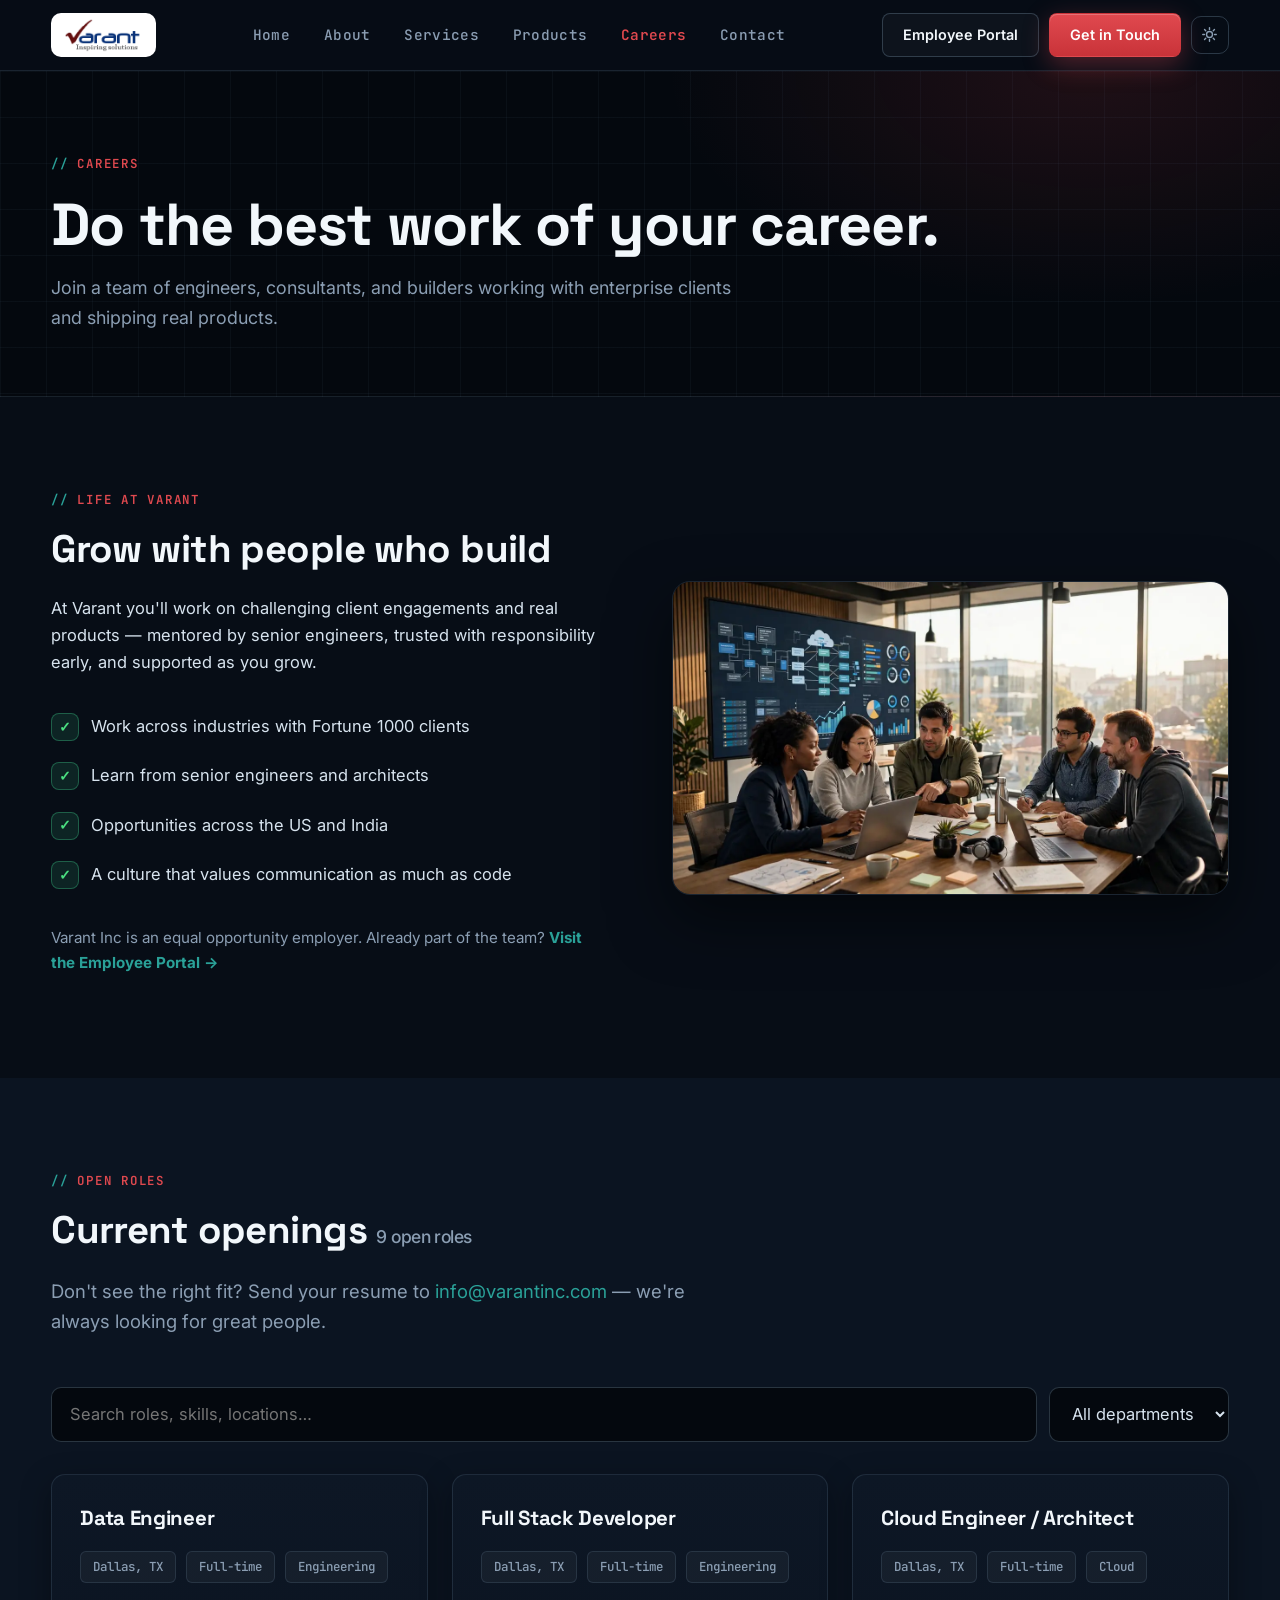
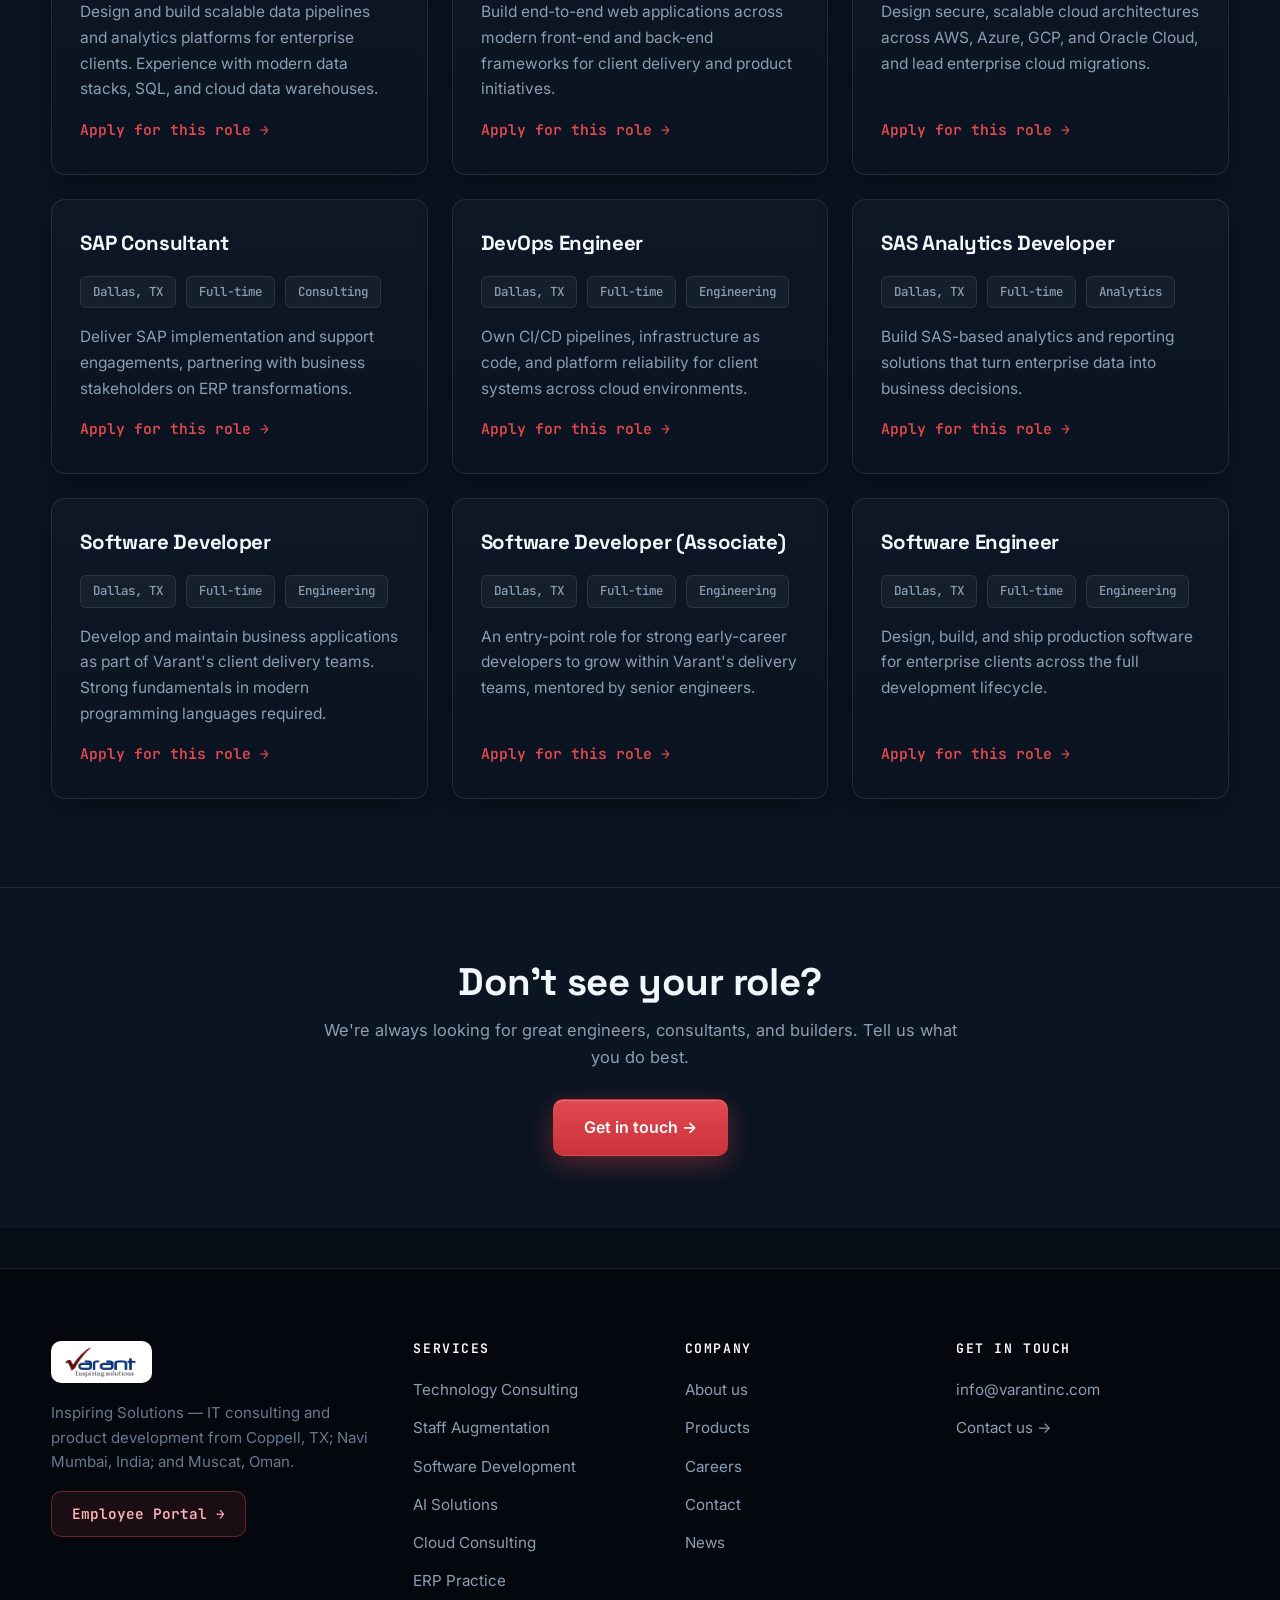
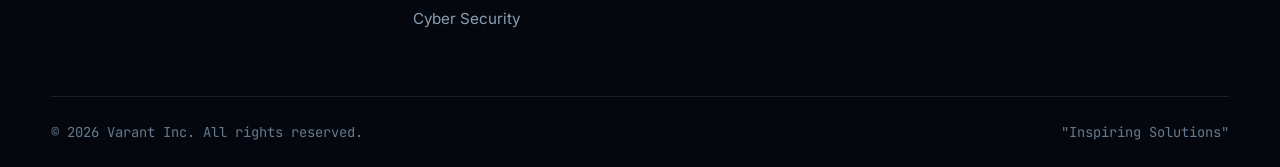
<file: careers.html>
<!doctype html>
<html lang="en">
<head>
  <meta charset="utf-8" />
  <meta name="viewport" content="width=device-width, initial-scale=1.0" />
  <title>Careers — Varant Inc | Join Our Team</title>
  <meta name="description" content="Careers at Varant Inc: explore open roles in engineering, cloud, consulting, and analytics across Coppell, TX; Navi Mumbai, India; and Muscat, Oman." />
  <link rel="icon" type="image/svg+xml" href="/assets/brand/favicon.svg" />
  <link rel="preconnect" href="https://fonts.googleapis.com" />
  <link rel="preconnect" href="https://fonts.gstatic.com" crossorigin />
  <link href="https://fonts.googleapis.com/css2?family=Space+Grotesk:wght@500;600;700&family=Inter:wght@400;500;600;700&family=JetBrains+Mono:wght@400;500;600&display=swap" rel="stylesheet" />
  <link rel="stylesheet" href="/assets/css/style.css" />
<script>try{if(localStorage.getItem("varant-theme")==="light")document.documentElement.setAttribute("data-theme","light");}catch(e){}</script>
</head>
<body>
  <header class="site-header">
    <div class="container header-inner">
      <a class="brand" href="/" aria-label="Varant Inc home"><img src="/assets/brand/varant-logo.png" alt="Varant Inc — Inspiring Solutions" /></a>
      <nav class="main-nav" aria-label="Primary">
        <a href="/">Home</a>
        <a href="/about.html">About</a>
        <a href="/services.html">Services</a>
        <a href="/products.html">Products</a>
        <a href="/careers.html" class="active">Careers</a>
        <a href="/contact.html">Contact</a>
      </nav>
      <div class="header-actions">
        <a class="btn btn-outline btn-sm" href="https://hr.varantinc.com" target="_blank" rel="noopener">Employee Portal</a>
        <a class="btn btn-primary btn-sm" href="/contact.html">Get in Touch</a>
        <a class="btn btn-outline btn-sm btn-portal-m" href="https://hr.varantinc.com" target="_blank" rel="noopener">Employee Portal</a>
        <button class="theme-toggle" id="theme-toggle" aria-label="Toggle light / dark theme" title="Toggle theme">
          <svg class="icon-sun" viewBox="0 0 24 24" fill="none" stroke="currentColor" stroke-width="2" stroke-linecap="round"><circle cx="12" cy="12" r="4.2"/><path d="M12 2.5v2.4M12 19.1v2.4M2.5 12h2.4M19.1 12h2.4M5 5l1.7 1.7M17.3 17.3L19 19M19 5l-1.7 1.7M6.7 17.3L5 19"/></svg>
          <svg class="icon-moon" viewBox="0 0 24 24" fill="none" stroke="currentColor" stroke-width="2" stroke-linecap="round" stroke-linejoin="round" style="display:none"><path d="M20 13.2A8.2 8.2 0 0 1 10.8 4 8.2 8.2 0 1 0 20 13.2z"/></svg>
        </button>
        <button class="nav-toggle" aria-label="Open menu"><span></span><span></span><span></span></button>
      </div>
    </div>
  </header>

  <main>
    <section class="page-hero">
      <div class="container">
        <span class="eyebrow">Careers</span>
        <h1>Do the best work of your career.</h1>
        <p>Join a team of engineers, consultants, and builders working with enterprise clients and shipping real products.</p>
      </div>
    </section>

    <section>
      <div class="container split">
        <div class="reveal">
          <span class="eyebrow">Life at Varant</span>
          <h2>Grow with people who build</h2>
          <p>At Varant you'll work on challenging client engagements and real products — mentored by senior engineers, trusted with responsibility early, and supported as you grow.</p>
          <ul class="check-list">
            <li>Work across industries with Fortune 1000 clients</li>
            <li>Learn from senior engineers and architects</li>
            <li>Opportunities across the US and India</li>
            <li>A culture that values communication as much as code</li>
          </ul>
          <p style="color:var(--muted); font-size:0.95rem;">Varant Inc is an equal opportunity employer. Already part of the team? <a href="https://hr.varantinc.com" target="_blank" rel="noopener"><strong>Visit the Employee Portal →</strong></a></p>
        </div>
        <div class="reveal">
          <img src="/assets/img/hero-office.webp" alt="Varant team collaborating" />
        </div>
      </div>
    </section>

    <section style="background:var(--bg-soft);" id="openings">
      <div class="container">
        <div class="section-head reveal">
          <span class="eyebrow">Open roles</span>
          <h2>Current openings <span id="jobs-count" style="font-size:1.1rem; color:var(--muted); font-family:var(--font-body); font-weight:500;"></span></h2>
          <p class="lead">Don't see the right fit? Send your resume to <a href="mailto:info@varantinc.com">info@varantinc.com</a> — we're always looking for great people.</p>
        </div>
        <div class="jobs-toolbar reveal">
          <input type="search" id="job-search" placeholder="Search roles, skills, locations…" aria-label="Search roles" />
          <select id="job-filter" aria-label="Filter by department">
            <option value="">All departments</option>
          </select>
        </div>
        <div class="grid-3" id="jobs-grid">
          <div class="empty-state" style="grid-column:1/-1">Loading openings…</div>
        </div>
      </div>
    </section>

    <section class="cta-banner">
      <div class="container">
        <div class="reveal" style="text-align:center; max-width:640px; margin:0 auto;">
          <h2>Don't see your role?</h2>
          <p style="color:var(--muted); margin-bottom:28px;">We're always looking for great engineers, consultants, and builders. Tell us what you do best.</p>
          <a class="btn btn-primary" href="mailto:info@varantinc.com?subject=Career%20inquiry">Get in touch →</a>
        </div>
      </div>
    </section>
  </main>

  <footer class="site-footer">
    <div class="container">
      <div class="footer-grid">
        <div class="footer-brand">
          <img src="/assets/brand/varant-logo.png" alt="Varant Inc" />
          <p>Inspiring Solutions — IT consulting and product development from Coppell, TX; Navi Mumbai, India; and Muscat, Oman.</p>
          <p style="margin-top:16px;"><a class="portal-link" href="https://hr.varantinc.com" target="_blank" rel="noopener">Employee Portal →</a></p>
        </div>
        <div>
          <h4>Services</h4>
          <ul class="footer-links">
            <li><a href="/services.html#technology-consulting">Technology Consulting</a></li>
            <li><a href="/services.html#staff-augmentation">Staff Augmentation</a></li>
            <li><a href="/services.html#software-development">Software Development</a></li>
            <li><a href="/services.html#ai-solutions">AI Solutions</a></li>
            <li><a href="/services.html#cloud-consulting">Cloud Consulting</a></li>
            <li><a href="/services.html#erp">ERP Practice</a></li>
            <li><a href="/services.html#cyber-security">Cyber Security</a></li>
          </ul>
        </div>
        <div>
          <h4>Company</h4>
          <ul class="footer-links">
            <li><a href="/about.html">About us</a></li>
            <li><a href="/products.html">Products</a></li>
            <li><a href="/careers.html">Careers</a></li>
            <li><a href="/contact.html">Contact</a></li>
            <li><a href="/#news">News</a></li>
          </ul>
        </div>
        <div>
          <h4>Get in touch</h4>
          <ul class="footer-links">
            <li><a href="mailto:info@varantinc.com">info@varantinc.com</a></li>
            <li><a href="/contact.html">Contact us →</a></li>
          </ul>
        </div>
      </div>
      <div class="footer-bottom">
        <span>© <span data-year>2026</span> Varant Inc. All rights reserved.</span>
        <span>"Inspiring Solutions"</span>
      </div>
    </div>
  </footer>
  <script src="/assets/js/main.js"></script>
</body>
</html>
</file>
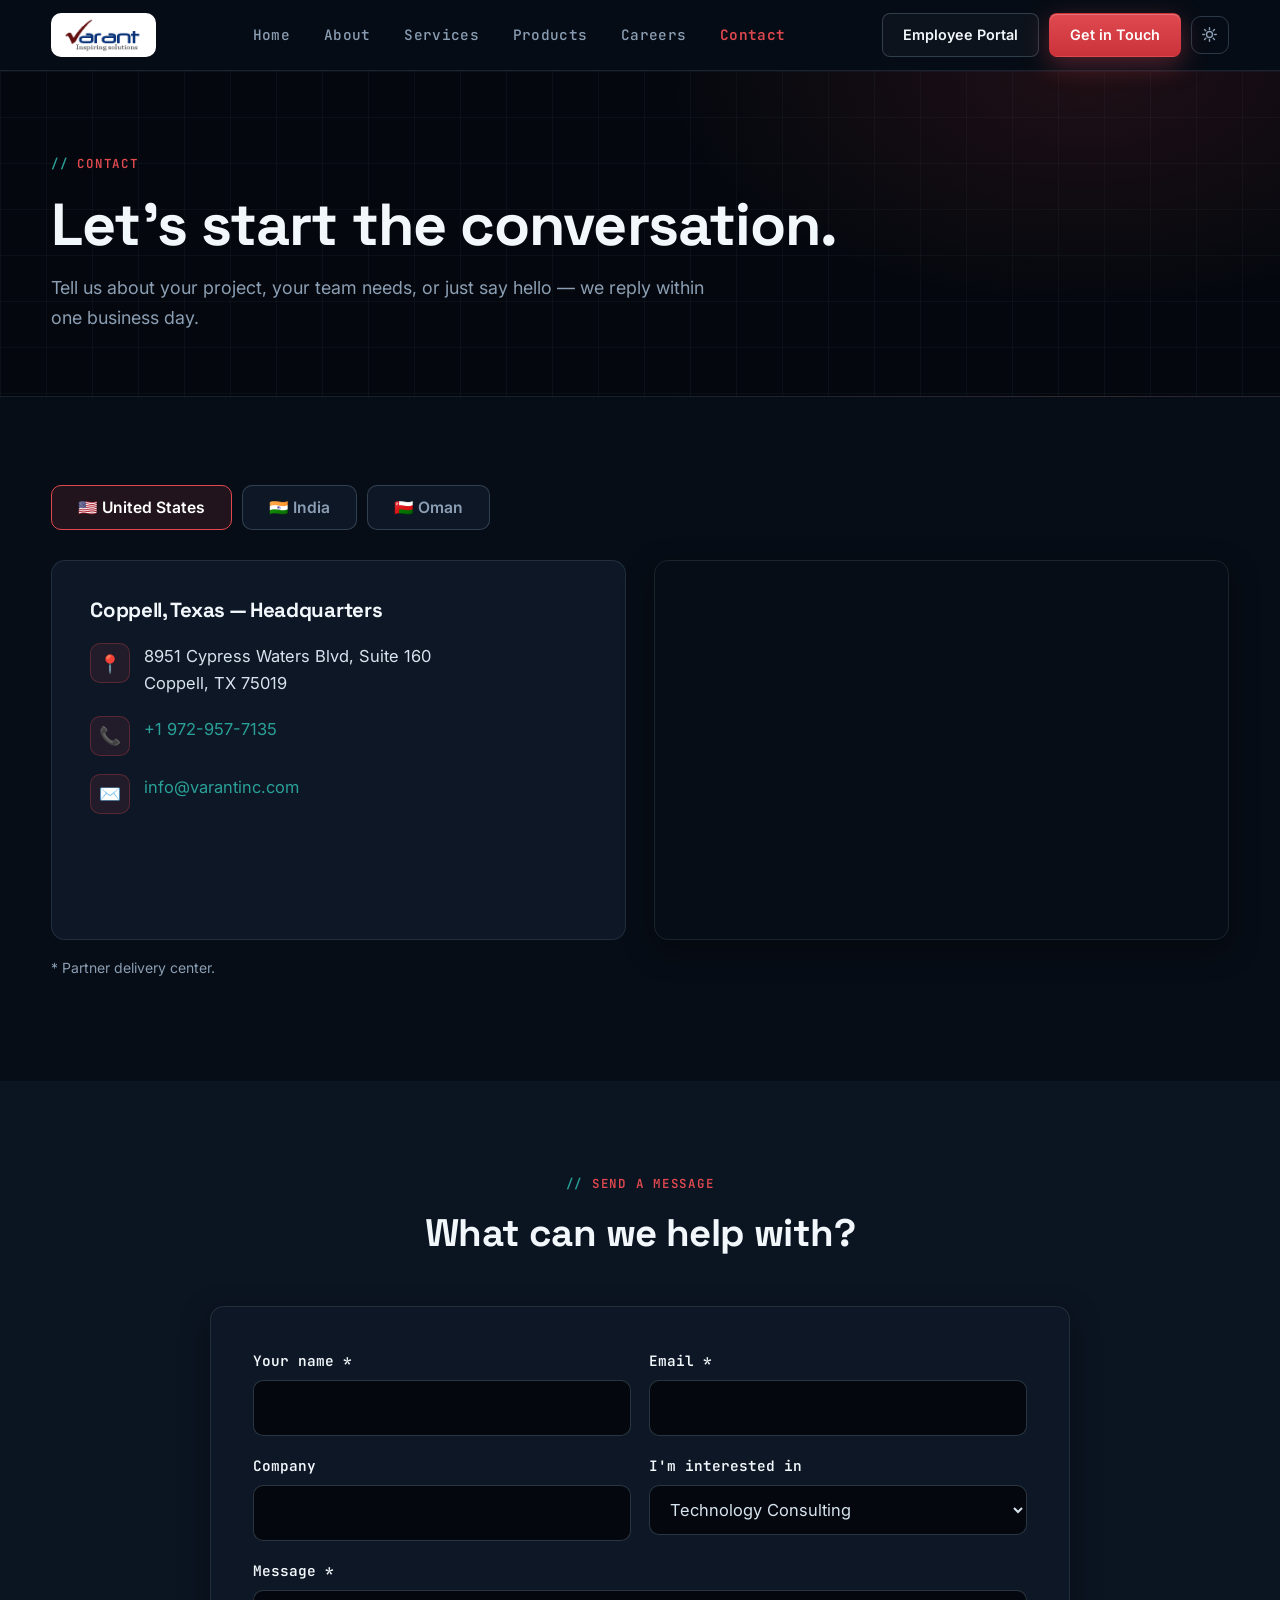
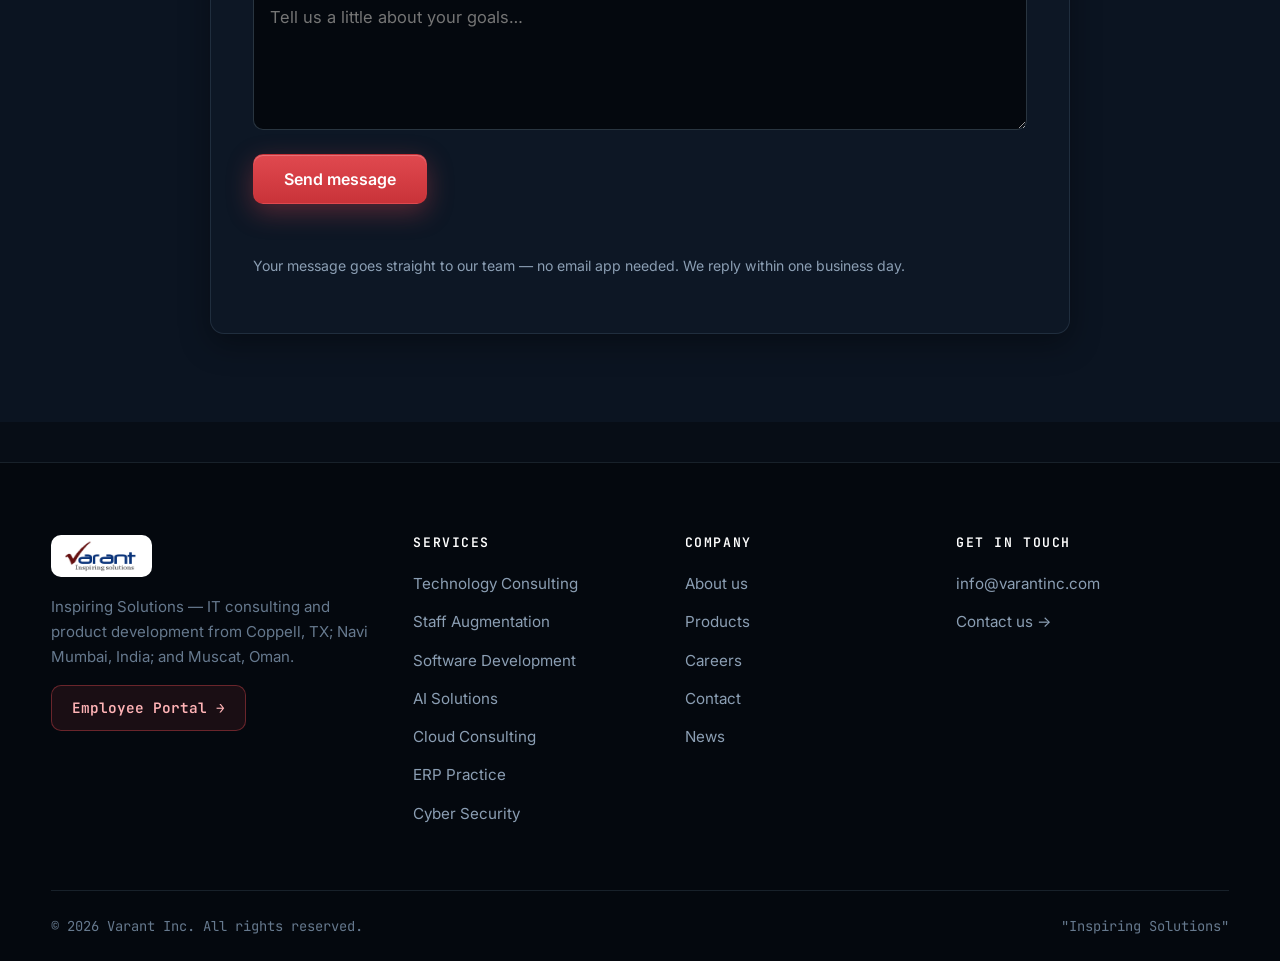
<file: contact.html>
<!doctype html>
<html lang="en">
<head>
  <meta charset="utf-8" />
  <meta name="viewport" content="width=device-width, initial-scale=1.0" />
  <title>Contact Us — Varant Inc | Coppell, TX, Navi Mumbai &amp; Muscat</title>
  <meta name="description" content="Contact Varant Inc: Coppell, TX headquarters (+1 972-957-7135), Navi Mumbai, India partner delivery center (+91 982-028-6121), and Muscat, Oman partner delivery center (+968 7222 3575). Email info@varantinc.com." />
  <link rel="icon" type="image/svg+xml" href="/assets/brand/favicon.svg" />
  <link rel="preconnect" href="https://fonts.googleapis.com" />
  <link rel="preconnect" href="https://fonts.gstatic.com" crossorigin />
  <link href="https://fonts.googleapis.com/css2?family=Space+Grotesk:wght@500;600;700&family=Inter:wght@400;500;600;700&family=JetBrains+Mono:wght@400;500;600&display=swap" rel="stylesheet" />
  <link rel="stylesheet" href="/assets/css/style.css" />
<script>try{if(localStorage.getItem("varant-theme")==="light")document.documentElement.setAttribute("data-theme","light");}catch(e){}</script>
</head>
<body>
  <header class="site-header">
    <div class="container header-inner">
      <a class="brand" href="/" aria-label="Varant Inc home"><img src="/assets/brand/varant-logo.png" alt="Varant Inc — Inspiring Solutions" /></a>
      <nav class="main-nav" aria-label="Primary">
        <a href="/">Home</a>
        <a href="/about.html">About</a>
        <a href="/services.html">Services</a>
        <a href="/products.html">Products</a>
        <a href="/careers.html">Careers</a>
        <a href="/contact.html" class="active">Contact</a>
      </nav>
      <div class="header-actions">
        <a class="btn btn-outline btn-sm" href="https://hr.varantinc.com" target="_blank" rel="noopener">Employee Portal</a>
        <a class="btn btn-primary btn-sm" href="/contact.html">Get in Touch</a>
        <a class="btn btn-outline btn-sm btn-portal-m" href="https://hr.varantinc.com" target="_blank" rel="noopener">Employee Portal</a>
        <button class="theme-toggle" id="theme-toggle" aria-label="Toggle light / dark theme" title="Toggle theme">
          <svg class="icon-sun" viewBox="0 0 24 24" fill="none" stroke="currentColor" stroke-width="2" stroke-linecap="round"><circle cx="12" cy="12" r="4.2"/><path d="M12 2.5v2.4M12 19.1v2.4M2.5 12h2.4M19.1 12h2.4M5 5l1.7 1.7M17.3 17.3L19 19M19 5l-1.7 1.7M6.7 17.3L5 19"/></svg>
          <svg class="icon-moon" viewBox="0 0 24 24" fill="none" stroke="currentColor" stroke-width="2" stroke-linecap="round" stroke-linejoin="round" style="display:none"><path d="M20 13.2A8.2 8.2 0 0 1 10.8 4 8.2 8.2 0 1 0 20 13.2z"/></svg>
        </button>
        <button class="nav-toggle" aria-label="Open menu"><span></span><span></span><span></span></button>
      </div>
    </div>
  </header>

  <main>
    <section class="page-hero">
      <div class="container">
        <span class="eyebrow">Contact</span>
        <h1>Let's start the conversation.</h1>
        <p>Tell us about your project, your team needs, or just say hello — we reply within one business day.</p>
      </div>
    </section>

    <section>
      <div class="container">
        <div class="office-tabs reveal">
          <button class="office-tab active" data-office="us">🇺🇸 United States</button>
          <button class="office-tab" data-office="india">🇮🇳 India</button>
          <button class="office-tab" data-office="oman">🇴🇲 Oman</button>
        </div>

        <div class="office-panel active" id="office-us">
          <div class="office-info">
            <h3>Coppell, Texas — Headquarters</h3>
            <div class="contact-row"><div class="ic">📍</div><div>8951 Cypress Waters Blvd, Suite 160<br />Coppell, TX 75019</div></div>
            <div class="contact-row"><div class="ic">📞</div><div><a href="tel:+19729577135">+1 972-957-7135</a></div></div>
            <div class="contact-row"><div class="ic">✉️</div><div><a href="mailto:info@varantinc.com">info@varantinc.com</a></div></div>
          </div>
          <iframe class="map-frame" title="Map — Varant Inc Coppell office" loading="lazy"
            src="https://www.google.com/maps?q=8951+Cypress+Waters+Blvd+Suite+160+Coppell+TX+75019&output=embed"></iframe>
        </div>

        <div class="office-panel" id="office-india">
          <div class="office-info">
            <h3>Navi Mumbai — Partner Delivery Center*</h3>
            <div class="contact-row"><div class="ic">📍</div><div>617, Vashi Infotech Park, Vashi<br />Navi Mumbai, India</div></div>
            <div class="contact-row"><div class="ic">📞</div><div><a href="tel:+919820286121">+91 982-028-6121</a></div></div>
            <div class="contact-row"><div class="ic">✉️</div><div><a href="mailto:info@varantinc.com">info@varantinc.com</a></div></div>
          </div>
          <iframe class="map-frame" title="Map — Varant Inc Navi Mumbai office" loading="lazy"
            src="https://www.google.com/maps?q=Vashi+Infotech+Park+Vashi+Navi+Mumbai&output=embed"></iframe>
        </div>

        <div class="office-panel" id="office-oman">
          <div class="office-info">
            <h3>Muscat — Partner Delivery Center*</h3>
            <div class="contact-row"><div class="ic">📍</div><div>Bawshar 29B, Dolphin Village<br />Muscat Governorate 133, Oman</div></div>
            <div class="contact-row"><div class="ic">📞</div><div><a href="tel:+96872223575">+968 7222 3575</a></div></div>
            <div class="contact-row"><div class="ic">✉️</div><div><a href="mailto:info@varantinc.com">info@varantinc.com</a></div></div>
          </div>
          <iframe class="map-frame" title="Map — Varant Inc Muscat delivery center" loading="lazy"
            src="https://www.google.com/maps?q=Bawshar+Dolphin+Village+Muscat+Oman&output=embed"></iframe>
        </div>
        <p class="reveal" style="color:var(--muted); font-size:14px; margin-top:16px;">* Partner delivery center.</p>
      </div>
    </section>

    <section style="background:var(--bg-soft);">
      <div class="container" style="max-width:860px;">
        <div class="section-head center reveal">
          <span class="eyebrow">Send a message</span>
          <h2>What can we help with?</h2>
        </div>
        <form class="form-card reveal" id="contact-form">
          <div class="form-grid">
            <div class="form-field">
              <label for="cf-name">Your name *</label>
              <input id="cf-name" name="name" type="text" required autocomplete="name" />
            </div>
            <div class="form-field">
              <label for="cf-email">Email *</label>
              <input id="cf-email" name="email" type="email" required autocomplete="email" />
            </div>
            <div class="form-field">
              <label for="cf-company">Company</label>
              <input id="cf-company" name="company" type="text" autocomplete="organization" />
            </div>
            <div class="form-field">
              <label for="cf-topic">I'm interested in</label>
              <select id="cf-topic" name="topic">
                <option>Technology Consulting</option>
                <option>Staff Augmentation</option>
                <option>Software / Product Development</option>
                <option>Cloud / Security / ERP</option>
                <option>InvestWick</option>
                <option>Folkzen</option>
                <option>Roamdar (coming soon)</option>
                <option>Careers</option>
                <option>Something else</option>
              </select>
            </div>
            <div class="form-field full">
              <label for="cf-message">Message *</label>
              <textarea id="cf-message" name="message" required placeholder="Tell us a little about your goals…"></textarea>
            </div>
          </div>
          <div style="margin-top:24px;">
            <button class="btn btn-primary" type="submit">Send message</button>
            <p style="font-size:0.88rem; color:var(--muted); margin-top:12px;">Your message goes straight to our team — no email app needed. We reply within one business day.</p>
          </div>
        </form>
      </div>
    </section>
  </main>

  <footer class="site-footer">
    <div class="container">
      <div class="footer-grid">
        <div class="footer-brand">
          <img src="/assets/brand/varant-logo.png" alt="Varant Inc" />
          <p>Inspiring Solutions — IT consulting and product development from Coppell, TX; Navi Mumbai, India; and Muscat, Oman.</p>
          <p style="margin-top:16px;"><a class="portal-link" href="https://hr.varantinc.com" target="_blank" rel="noopener">Employee Portal →</a></p>
        </div>
        <div>
          <h4>Services</h4>
          <ul class="footer-links">
            <li><a href="/services.html#technology-consulting">Technology Consulting</a></li>
            <li><a href="/services.html#staff-augmentation">Staff Augmentation</a></li>
            <li><a href="/services.html#software-development">Software Development</a></li>
            <li><a href="/services.html#ai-solutions">AI Solutions</a></li>
            <li><a href="/services.html#cloud-consulting">Cloud Consulting</a></li>
            <li><a href="/services.html#erp">ERP Practice</a></li>
            <li><a href="/services.html#cyber-security">Cyber Security</a></li>
          </ul>
        </div>
        <div>
          <h4>Company</h4>
          <ul class="footer-links">
            <li><a href="/about.html">About us</a></li>
            <li><a href="/products.html">Products</a></li>
            <li><a href="/careers.html">Careers</a></li>
            <li><a href="/contact.html">Contact</a></li>
            <li><a href="/#news">News</a></li>
          </ul>
        </div>
        <div>
          <h4>Get in touch</h4>
          <ul class="footer-links">
            <li><a href="mailto:info@varantinc.com">info@varantinc.com</a></li>
            <li><a href="/contact.html">Contact us →</a></li>
          </ul>
        </div>
      </div>
      <div class="footer-bottom">
        <span>© <span data-year>2026</span> Varant Inc. All rights reserved.</span>
        <span>"Inspiring Solutions"</span>
      </div>
    </div>
  </footer>
  <script src="/assets/js/main.js"></script>
</body>
</html>
</file>
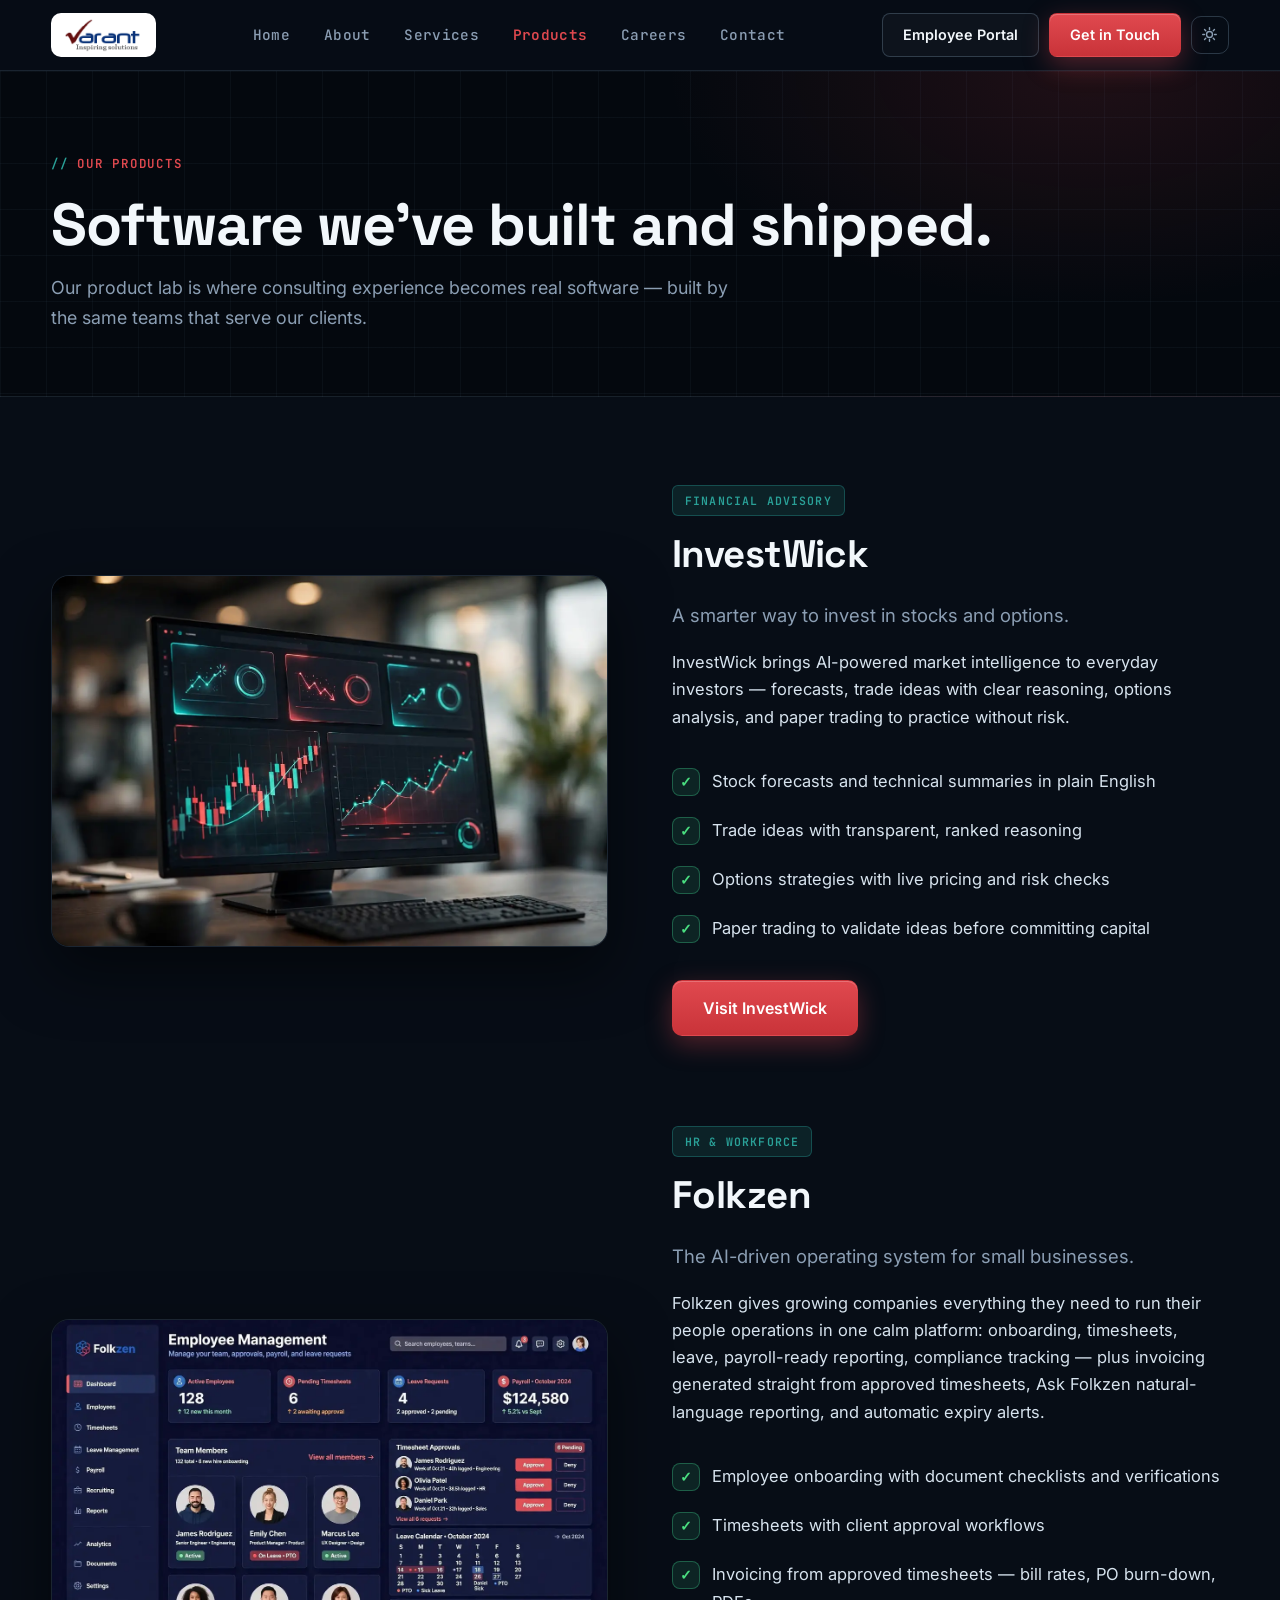
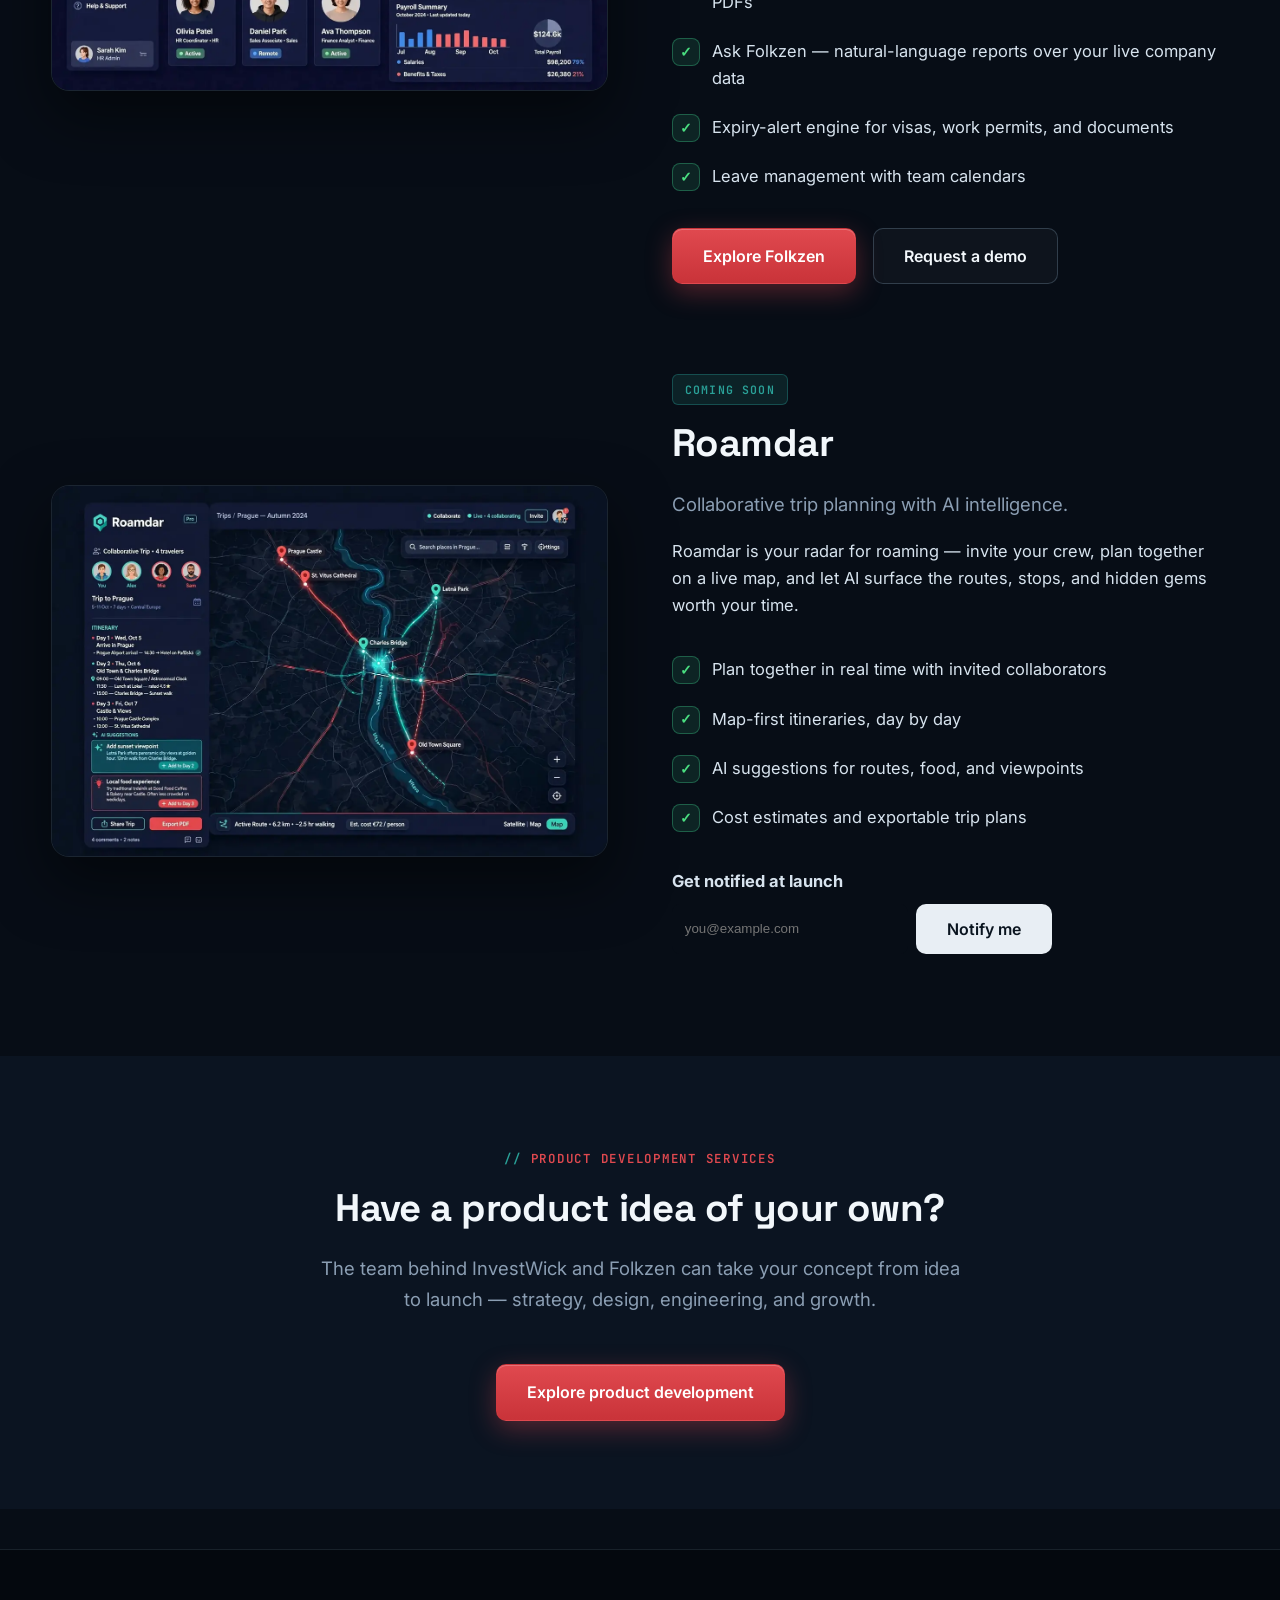
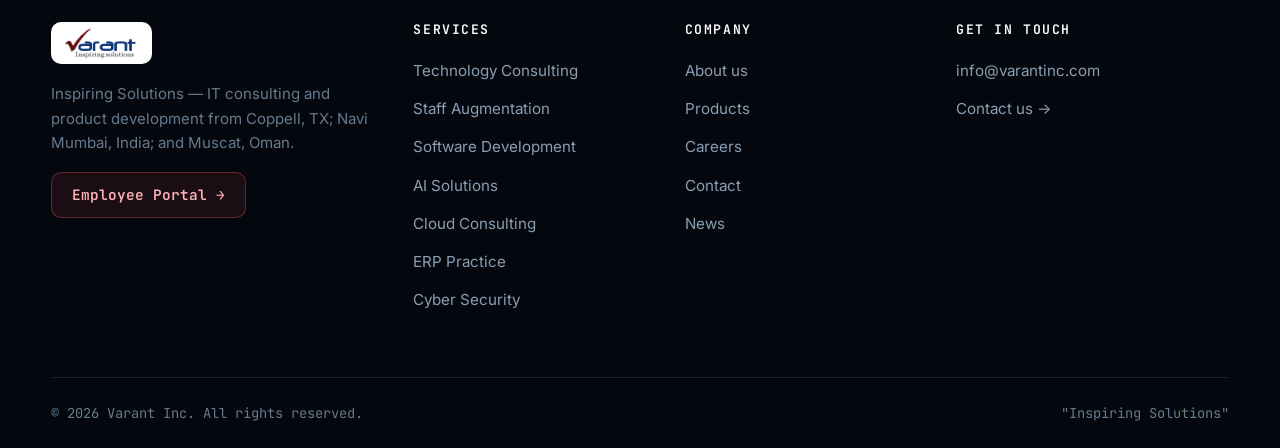
<file: products.html>
<!doctype html>
<html lang="en">
<head>
  <meta charset="utf-8" />
  <meta name="viewport" content="width=device-width, initial-scale=1.0" />
  <title>Products — Varant Inc | InvestWick, Folkzen & Roamdar</title>
  <meta name="description" content="Products built by Varant Inc: InvestWick, a financial advisory platform; Folkzen, HR software for SMBs; and Roamdar, collaborative AI trip planning (coming soon)." />
  <link rel="icon" type="image/svg+xml" href="/assets/brand/favicon.svg" />
  <link rel="preconnect" href="https://fonts.googleapis.com" />
  <link rel="preconnect" href="https://fonts.gstatic.com" crossorigin />
  <link href="https://fonts.googleapis.com/css2?family=Space+Grotesk:wght@500;600;700&family=Inter:wght@400;500;600;700&family=JetBrains+Mono:wght@400;500;600&display=swap" rel="stylesheet" />
  <link rel="stylesheet" href="/assets/css/style.css" />
<script>try{if(localStorage.getItem("varant-theme")==="light")document.documentElement.setAttribute("data-theme","light");}catch(e){}</script>
</head>
<body>
  <header class="site-header">
    <div class="container header-inner">
      <a class="brand" href="/" aria-label="Varant Inc home"><img src="/assets/brand/varant-logo.png" alt="Varant Inc — Inspiring Solutions" /></a>
      <nav class="main-nav" aria-label="Primary">
        <a href="/">Home</a>
        <a href="/about.html">About</a>
        <a href="/services.html">Services</a>
        <a href="/products.html" class="active">Products</a>
        <a href="/careers.html">Careers</a>
        <a href="/contact.html">Contact</a>
      </nav>
      <div class="header-actions">
        <a class="btn btn-outline btn-sm" href="https://hr.varantinc.com" target="_blank" rel="noopener">Employee Portal</a>
        <a class="btn btn-primary btn-sm" href="/contact.html">Get in Touch</a>
        <a class="btn btn-outline btn-sm btn-portal-m" href="https://hr.varantinc.com" target="_blank" rel="noopener">Employee Portal</a>
        <button class="theme-toggle" id="theme-toggle" aria-label="Toggle light / dark theme" title="Toggle theme">
          <svg class="icon-sun" viewBox="0 0 24 24" fill="none" stroke="currentColor" stroke-width="2" stroke-linecap="round"><circle cx="12" cy="12" r="4.2"/><path d="M12 2.5v2.4M12 19.1v2.4M2.5 12h2.4M19.1 12h2.4M5 5l1.7 1.7M17.3 17.3L19 19M19 5l-1.7 1.7M6.7 17.3L5 19"/></svg>
          <svg class="icon-moon" viewBox="0 0 24 24" fill="none" stroke="currentColor" stroke-width="2" stroke-linecap="round" stroke-linejoin="round" style="display:none"><path d="M20 13.2A8.2 8.2 0 0 1 10.8 4 8.2 8.2 0 1 0 20 13.2z"/></svg>
        </button>
        <button class="nav-toggle" aria-label="Open menu"><span></span><span></span><span></span></button>
      </div>
    </div>
  </header>

  <main>
    <section class="page-hero">
      <div class="container">
        <span class="eyebrow">Our products</span>
        <h1>Software we've built and shipped.</h1>
        <p>Our product lab is where consulting experience becomes real software — built by the same teams that serve our clients.</p>
      </div>
    </section>

    <section>
      <div class="container">
        <div class="split" id="investwick" style="margin-bottom:90px;">
          <div class="reveal">
            <img src="/assets/img/product-dashboard.webp" alt="InvestWick trading analytics dashboard" />
          </div>
          <div class="reveal">
            <span class="tag">Financial Advisory</span>
            <h2>InvestWick</h2>
            <p class="lead">A smarter way to invest in stocks and options.</p>
            <p>InvestWick brings AI-powered market intelligence to everyday investors — forecasts, trade ideas with clear reasoning, options analysis, and paper trading to practice without risk.</p>
            <ul class="check-list">
              <li>Stock forecasts and technical summaries in plain English</li>
              <li>Trade ideas with transparent, ranked reasoning</li>
              <li>Options strategies with live pricing and risk checks</li>
              <li>Paper trading to validate ideas before committing capital</li>
            </ul>
            <a class="btn btn-primary" href="https://www.investwick.com">Visit InvestWick</a>
          </div>
        </div>

        <div class="split" id="folkzen" style="margin-bottom:90px;">
          <div class="reveal">
            <img src="/assets/img/folkzen-dashboard.webp" alt="Folkzen HR operations dashboard" />
          </div>
          <div class="reveal">
            <span class="tag">HR & Workforce</span>
            <h2>Folkzen</h2>
            <p class="lead">The AI-driven operating system for small businesses.</p>
            <p>Folkzen gives growing companies everything they need to run their people operations in one calm platform: onboarding, timesheets, leave, payroll-ready reporting, compliance tracking — plus invoicing generated straight from approved timesheets, Ask Folkzen natural-language reporting, and automatic expiry alerts.</p>
            <ul class="check-list">
              <li>Employee onboarding with document checklists and verifications</li>
              <li>Timesheets with client approval workflows</li>
              <li>Invoicing from approved timesheets — bill rates, PO burn-down, PDFs</li>
              <li>Ask Folkzen — natural-language reports over your live company data</li>
              <li>Expiry-alert engine for visas, work permits, and documents</li>
              <li>Leave management with team calendars</li>
            </ul>
            <a class="btn btn-primary" href="https://folkzen.com" target="_blank" rel="noopener">Explore Folkzen</a>
            <a class="btn btn-outline" href="/contact.html?topic=Folkzen&src=products-folkzen" style="margin-left:12px;">Request a demo</a>
          </div>
        </div>

        <div class="split" id="roamdar">
          <div class="reveal">
            <img src="/assets/img/roamdar-map.webp" alt="Roamdar collaborative trip planning map" />
          </div>
          <div class="reveal">
            <span class="tag">Coming Soon</span>
            <h2>Roamdar</h2>
            <p class="lead">Collaborative trip planning with AI intelligence.</p>
            <p>Roamdar is your radar for roaming — invite your crew, plan together on a live map, and let AI surface the routes, stops, and hidden gems worth your time.</p>
            <ul class="check-list">
              <li>Plan together in real time with invited collaborators</li>
              <li>Map-first itineraries, day by day</li>
              <li>AI suggestions for routes, food, and viewpoints</li>
              <li>Cost estimates and exportable trip plans</li>
            </ul>
            <form class="notify-form" id="roamdar-notify" style="margin-top:1.25rem">
              <p style="margin-bottom:.5rem"><strong>Get notified at launch</strong></p>
              <div style="display:flex;gap:.5rem;max-width:380px">
                <input type="email" name="email" required placeholder="you@example.com"
                       aria-label="Email for Roamdar launch notification"
                       style="flex:1;padding:.6rem .8rem;border:1px solid var(--border);border-radius:8px;background:var(--bg);color:var(--text)" />
                <input type="text" name="website" style="display:none" tabindex="-1" autocomplete="off" />
                <button type="submit" class="btn btn-dark">Notify me</button>
              </div>
              <p class="notify-msg" style="margin-top:.5rem;font-size:.9rem" aria-live="polite"></p>
            </form>
          </div>
        </div>
      </div>
    </section>

    <section style="background:var(--bg-soft);">
      <div class="container">
        <div class="section-head center reveal">
          <span class="eyebrow">Product development services</span>
          <h2>Have a product idea of your own?</h2>
          <p class="lead">The team behind InvestWick and Folkzen can take your concept from idea to launch — strategy, design, engineering, and growth.</p>
        </div>
        <div style="text-align:center;" class="reveal">
          <a class="btn btn-primary" href="/services.html#product-development">Explore product development</a>
        </div>
      </div>
    </section>
  </main>

  <footer class="site-footer">
    <div class="container">
      <div class="footer-grid">
        <div class="footer-brand">
          <img src="/assets/brand/varant-logo.png" alt="Varant Inc" />
          <p>Inspiring Solutions — IT consulting and product development from Coppell, TX; Navi Mumbai, India; and Muscat, Oman.</p>
          <p style="margin-top:16px;"><a class="portal-link" href="https://hr.varantinc.com" target="_blank" rel="noopener">Employee Portal →</a></p>
        </div>
        <div>
          <h4>Services</h4>
          <ul class="footer-links">
            <li><a href="/services.html#technology-consulting">Technology Consulting</a></li>
            <li><a href="/services.html#staff-augmentation">Staff Augmentation</a></li>
            <li><a href="/services.html#software-development">Software Development</a></li>
            <li><a href="/services.html#ai-solutions">AI Solutions</a></li>
            <li><a href="/services.html#cloud-consulting">Cloud Consulting</a></li>
            <li><a href="/services.html#erp">ERP Practice</a></li>
            <li><a href="/services.html#cyber-security">Cyber Security</a></li>
          </ul>
        </div>
        <div>
          <h4>Company</h4>
          <ul class="footer-links">
            <li><a href="/about.html">About us</a></li>
            <li><a href="/products.html">Products</a></li>
            <li><a href="/careers.html">Careers</a></li>
            <li><a href="/contact.html">Contact</a></li>
            <li><a href="/#news">News</a></li>
          </ul>
        </div>
        <div>
          <h4>Get in touch</h4>
          <ul class="footer-links">
            <li><a href="mailto:info@varantinc.com">info@varantinc.com</a></li>
            <li><a href="/contact.html">Contact us →</a></li>
          </ul>
        </div>
      </div>
      <div class="footer-bottom">
        <span>© <span data-year>2026</span> Varant Inc. All rights reserved.</span>
        <span>"Inspiring Solutions"</span>
      </div>
    </div>
  </footer>
  <script src="/assets/js/main.js"></script>
</body>
</html>
</file>
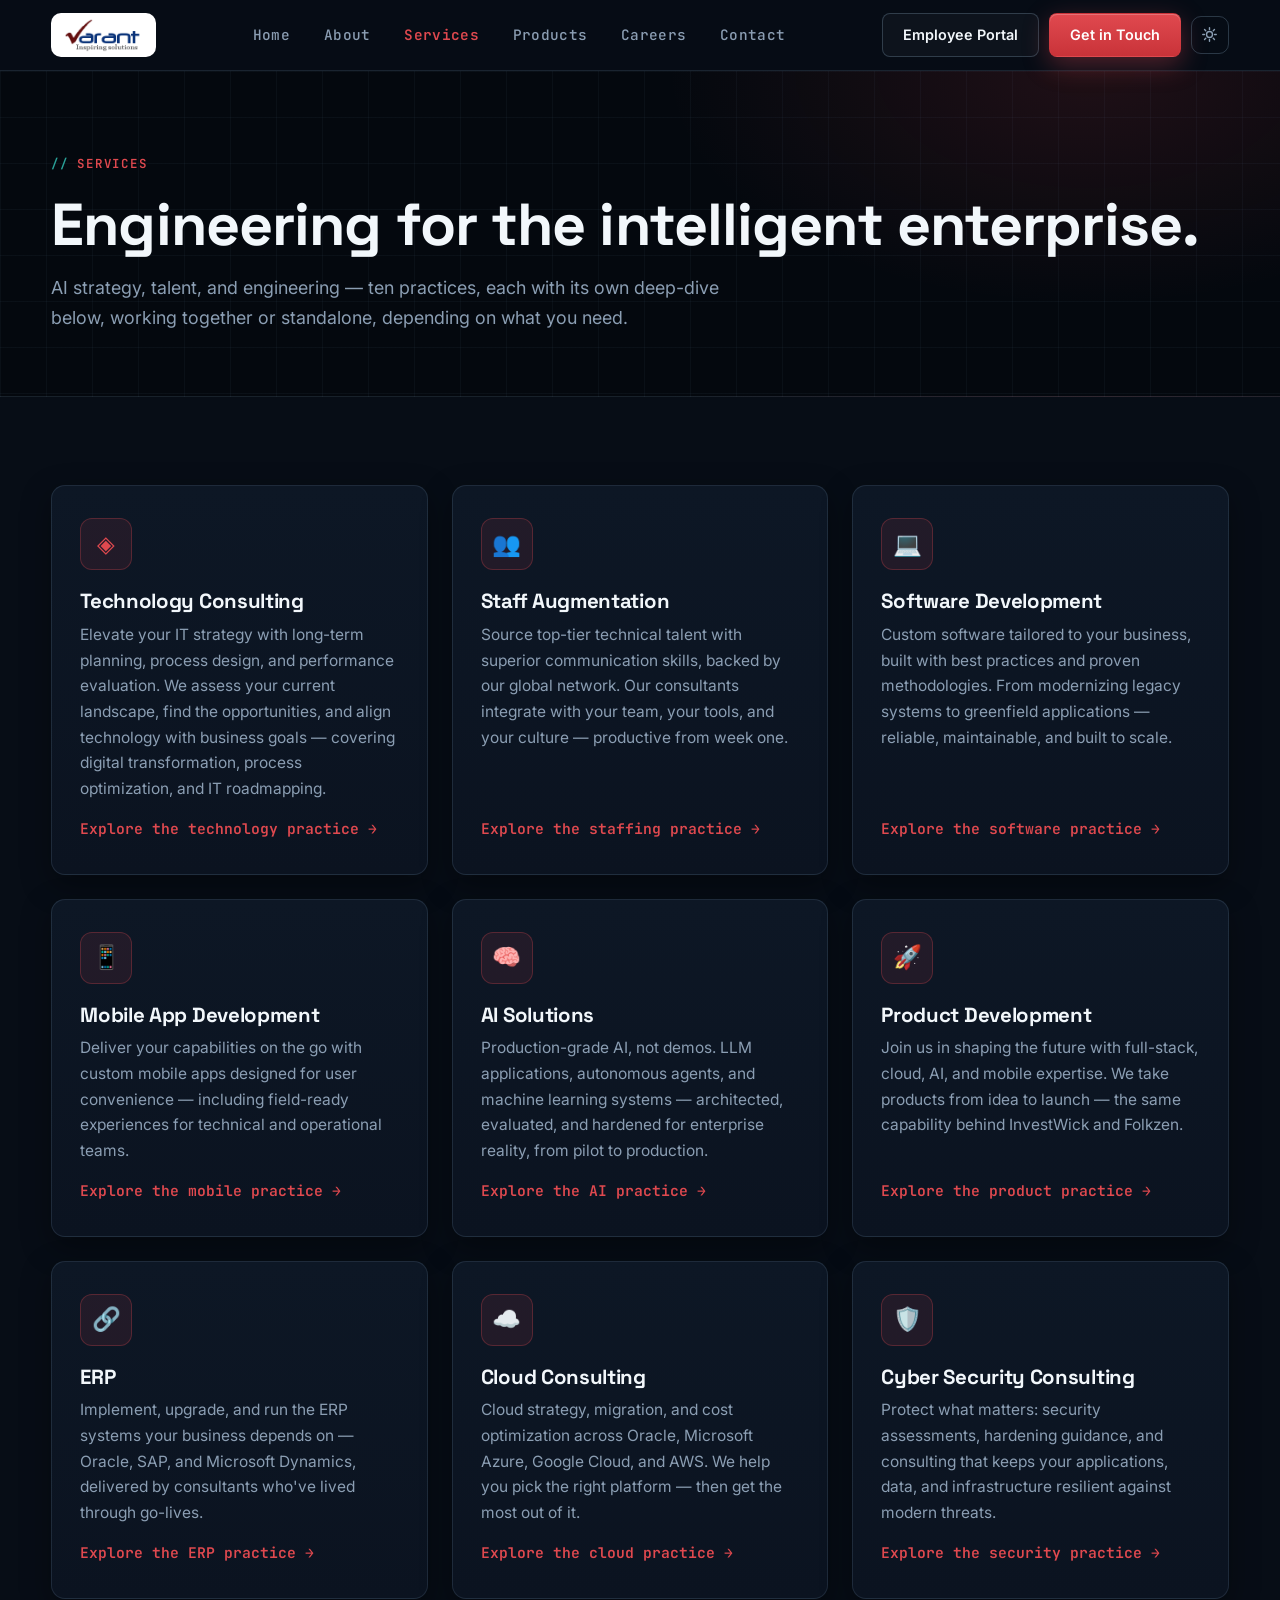
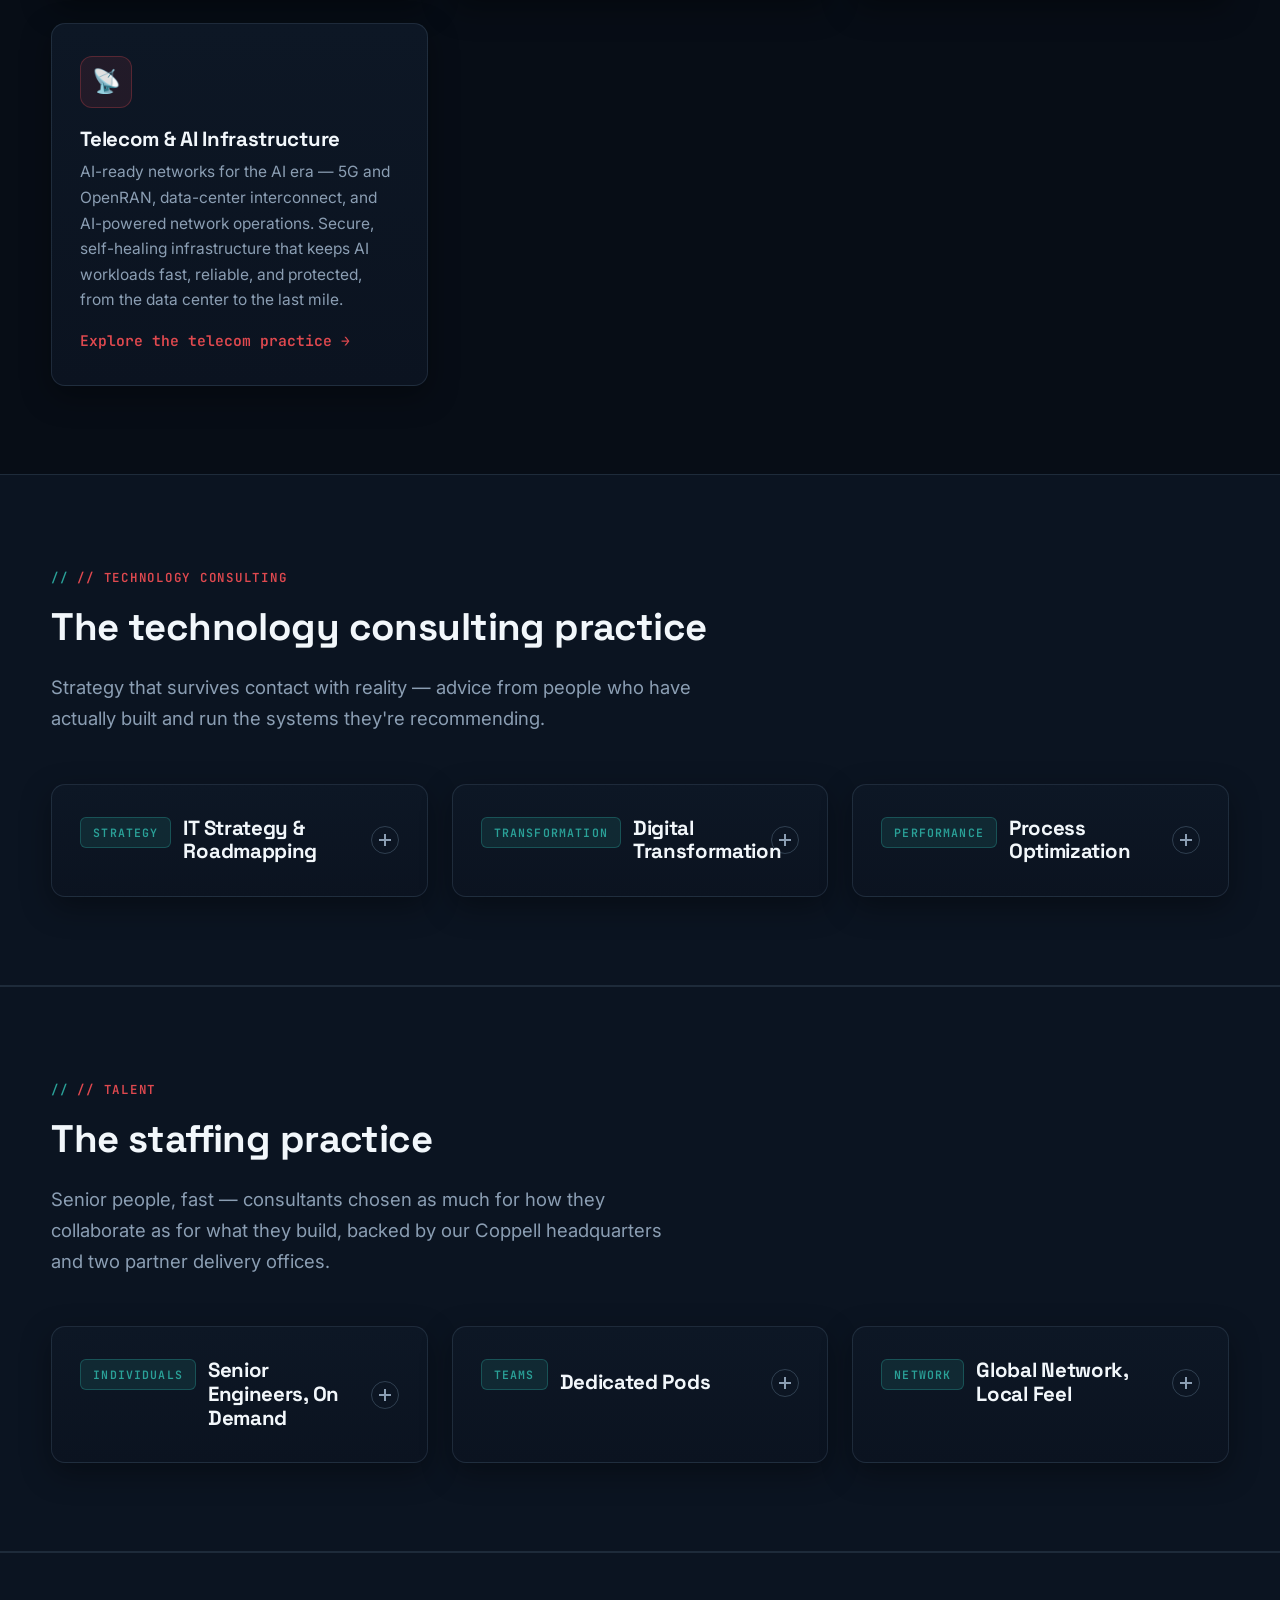
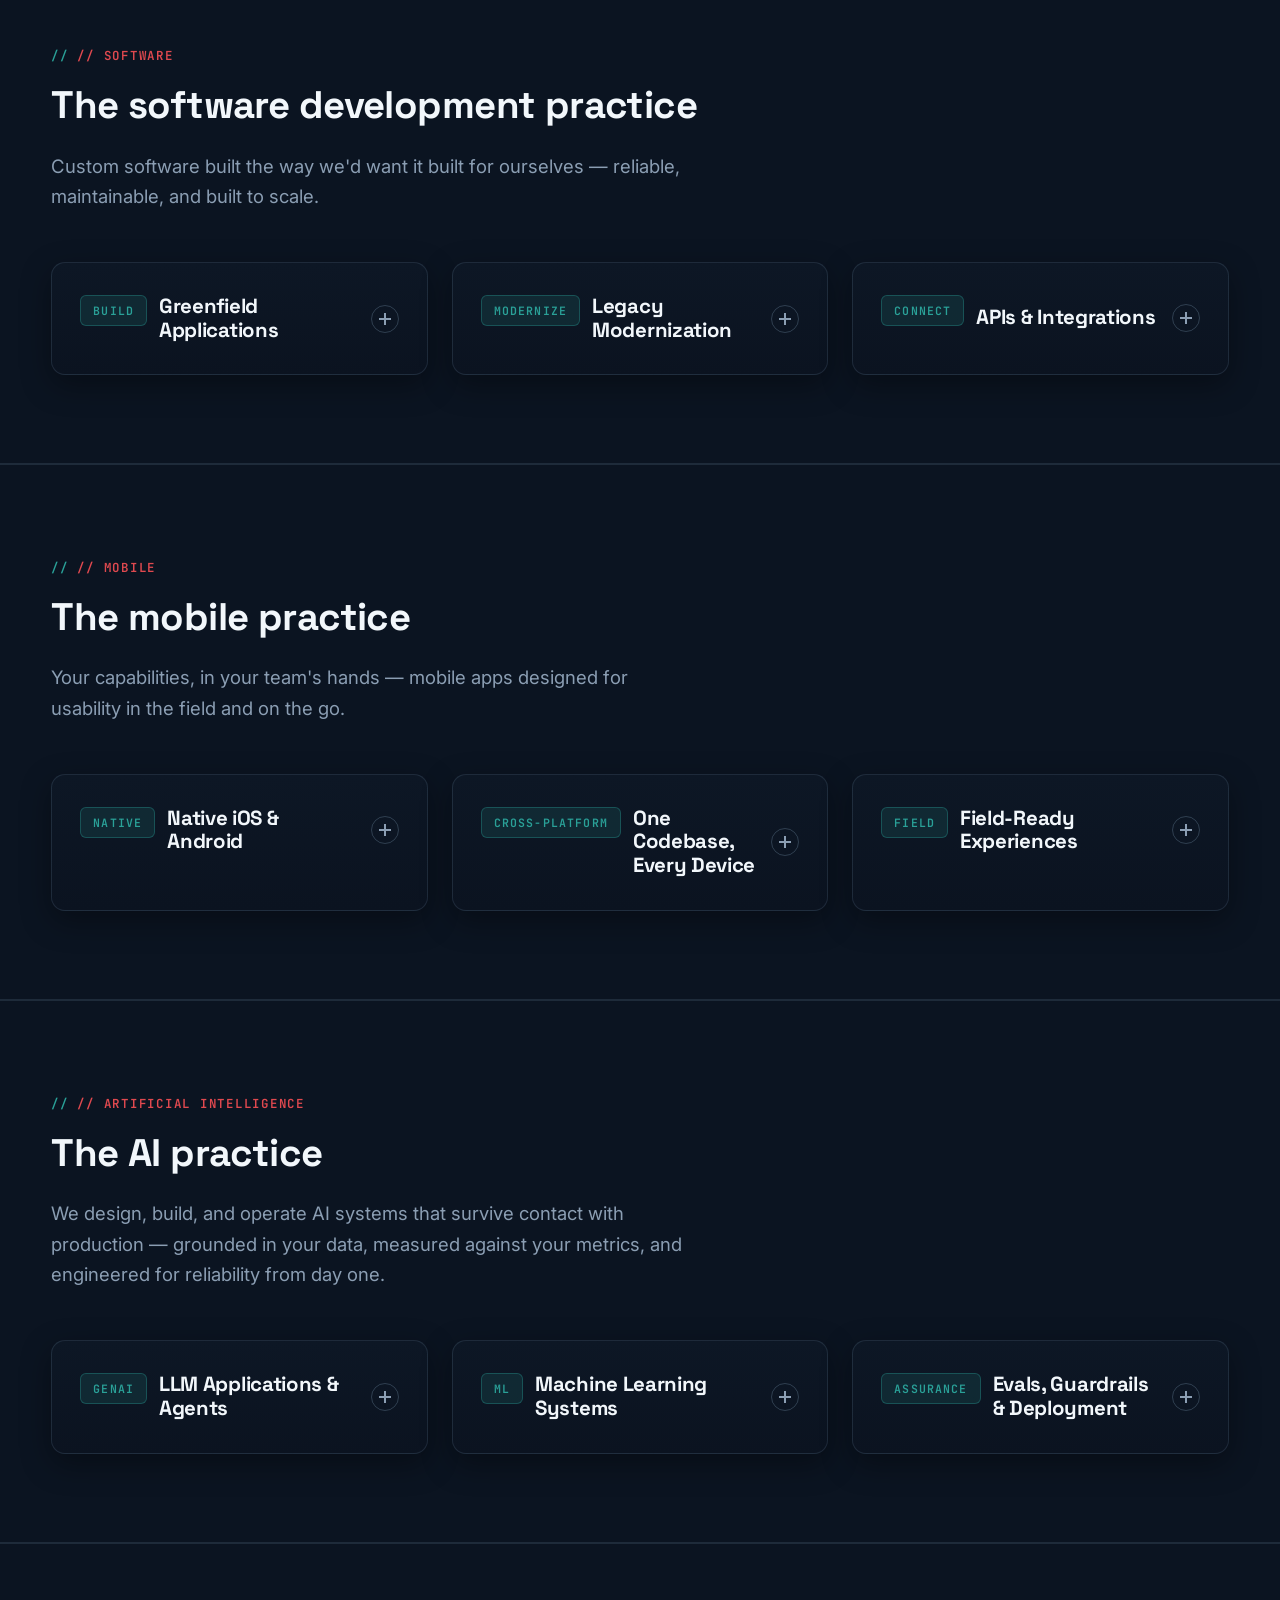
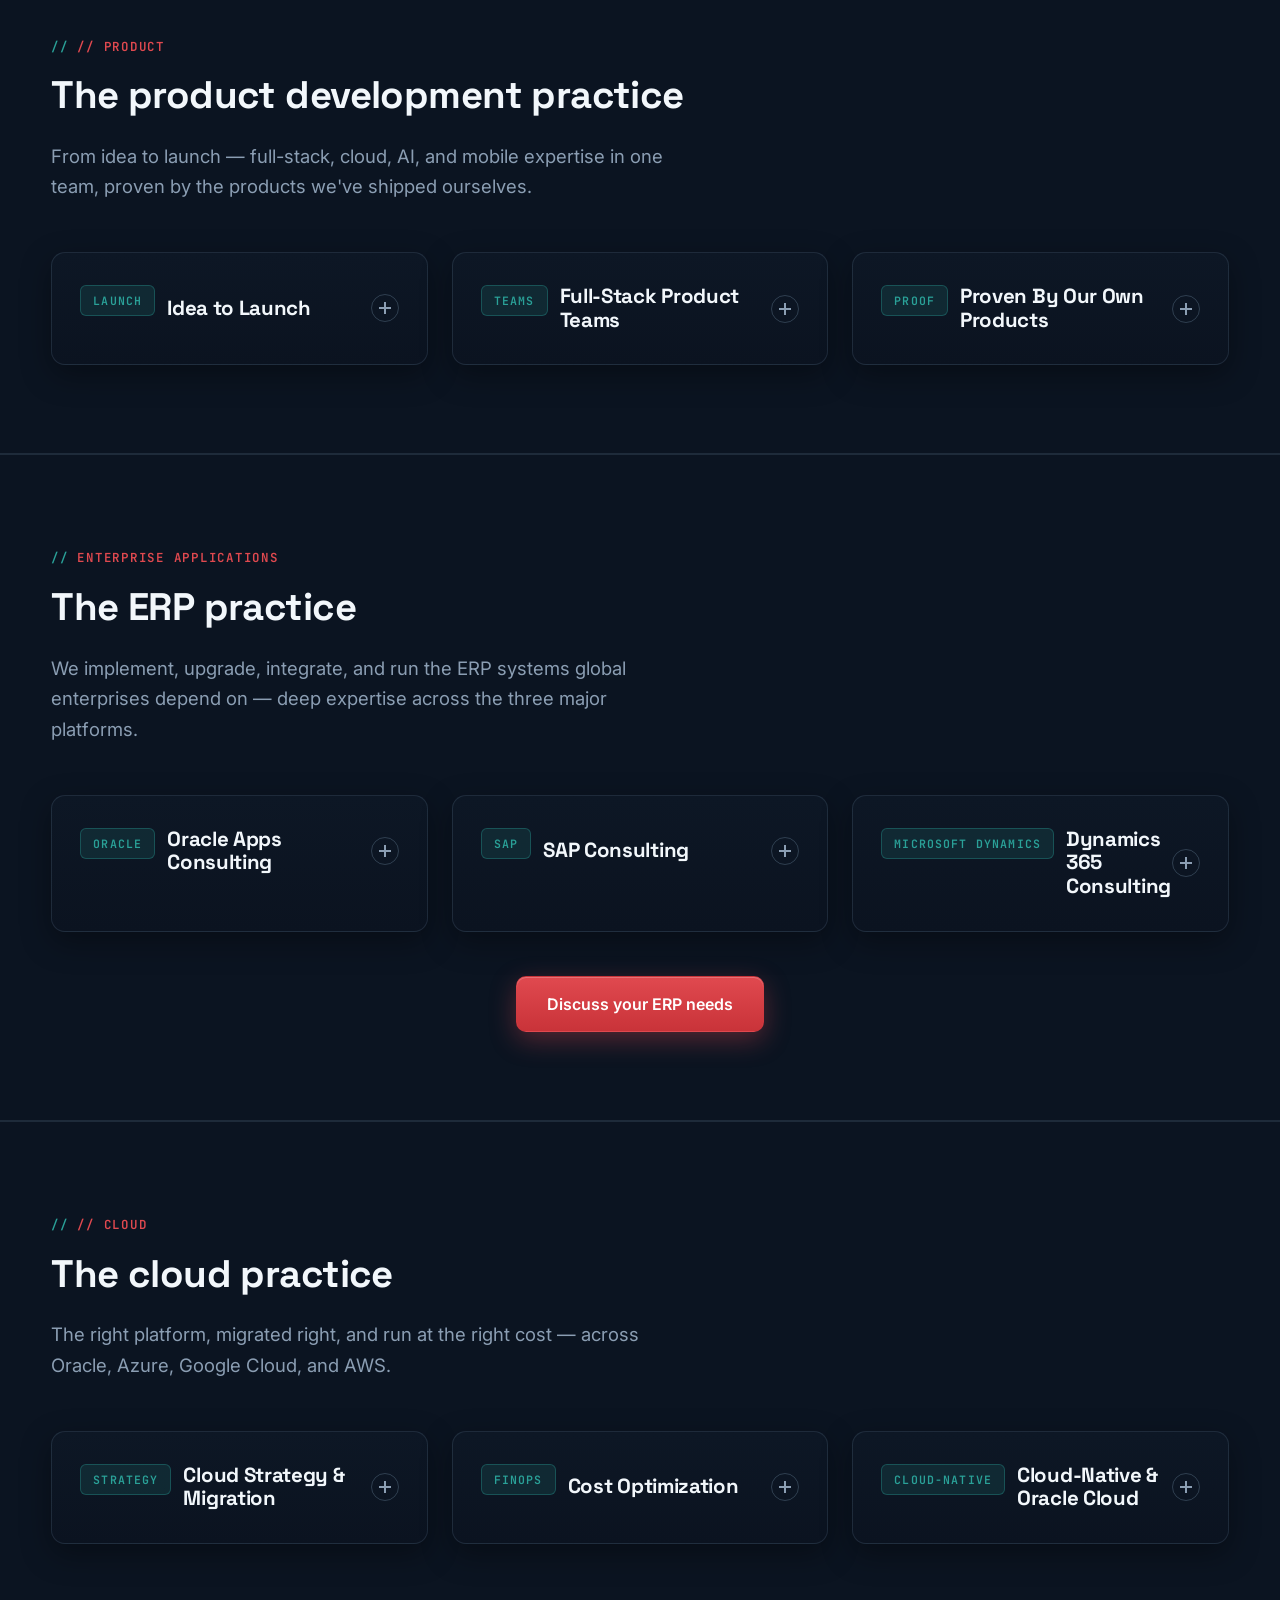
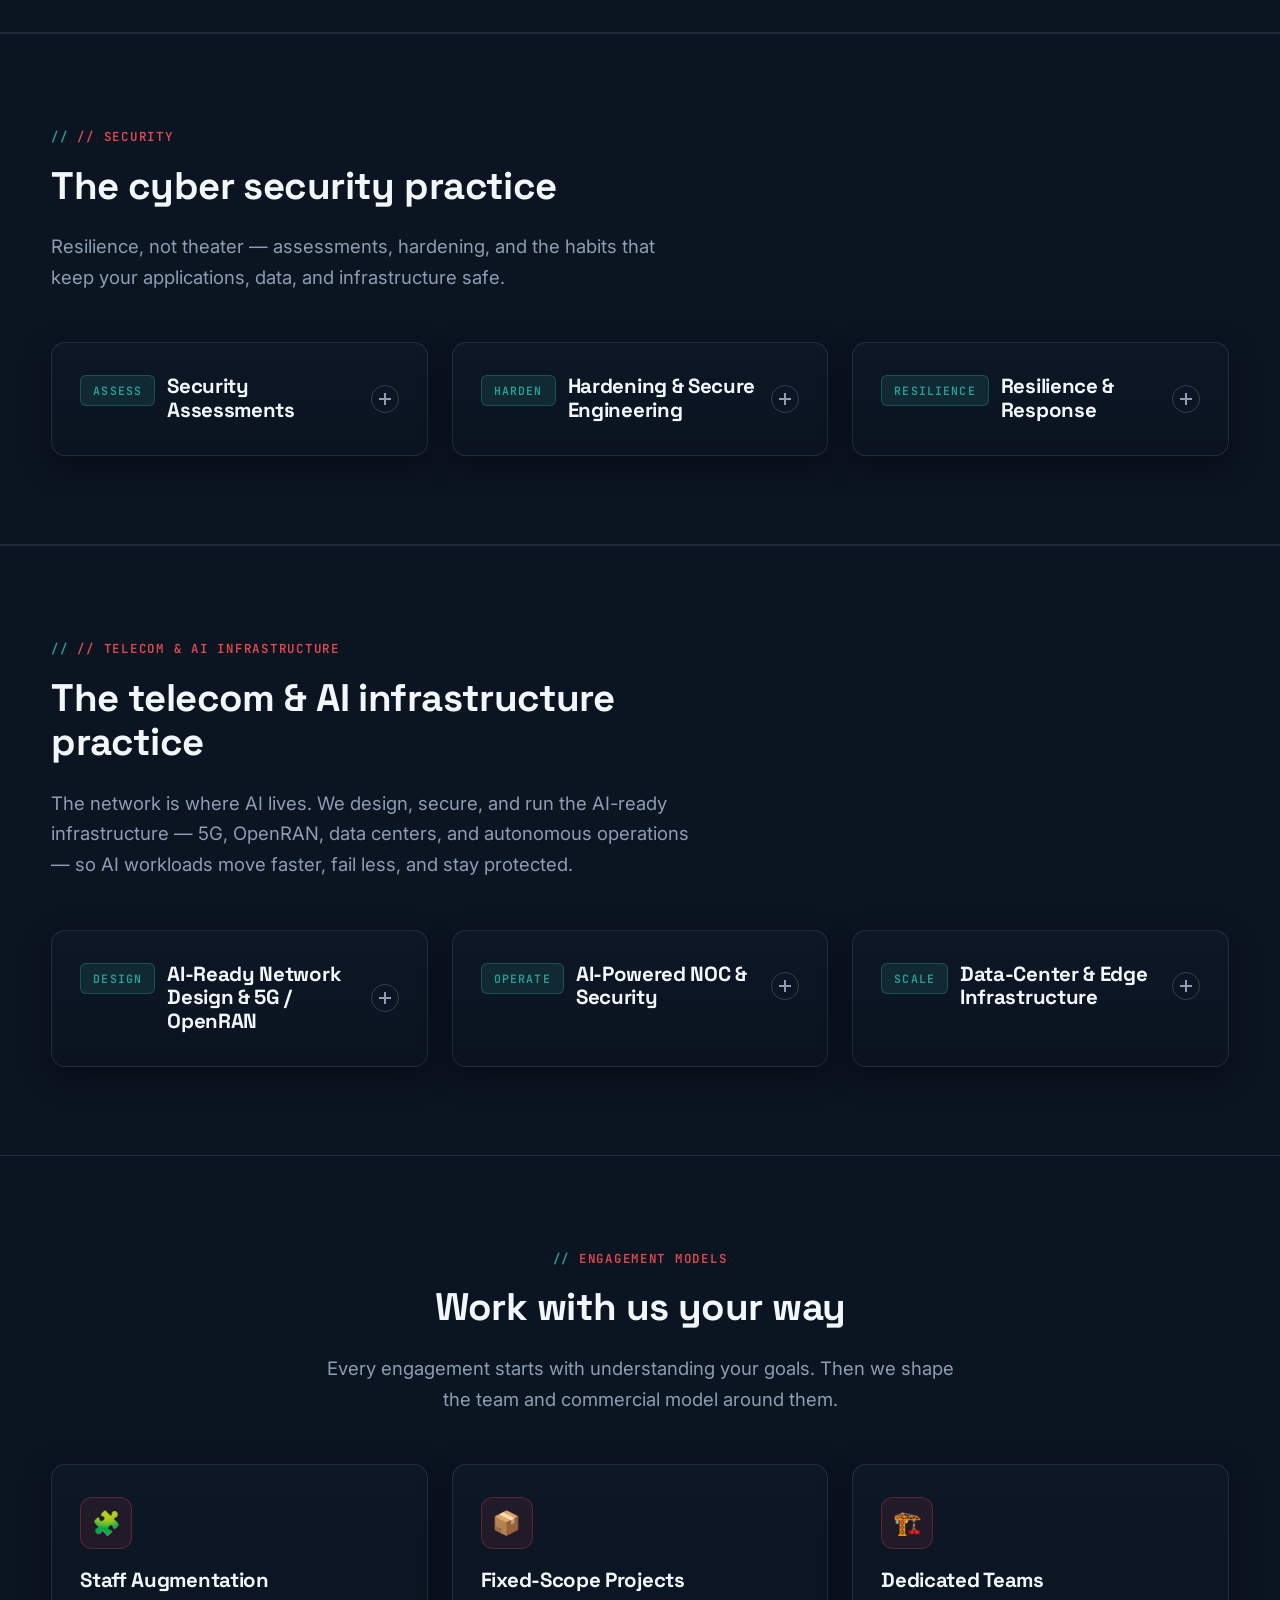
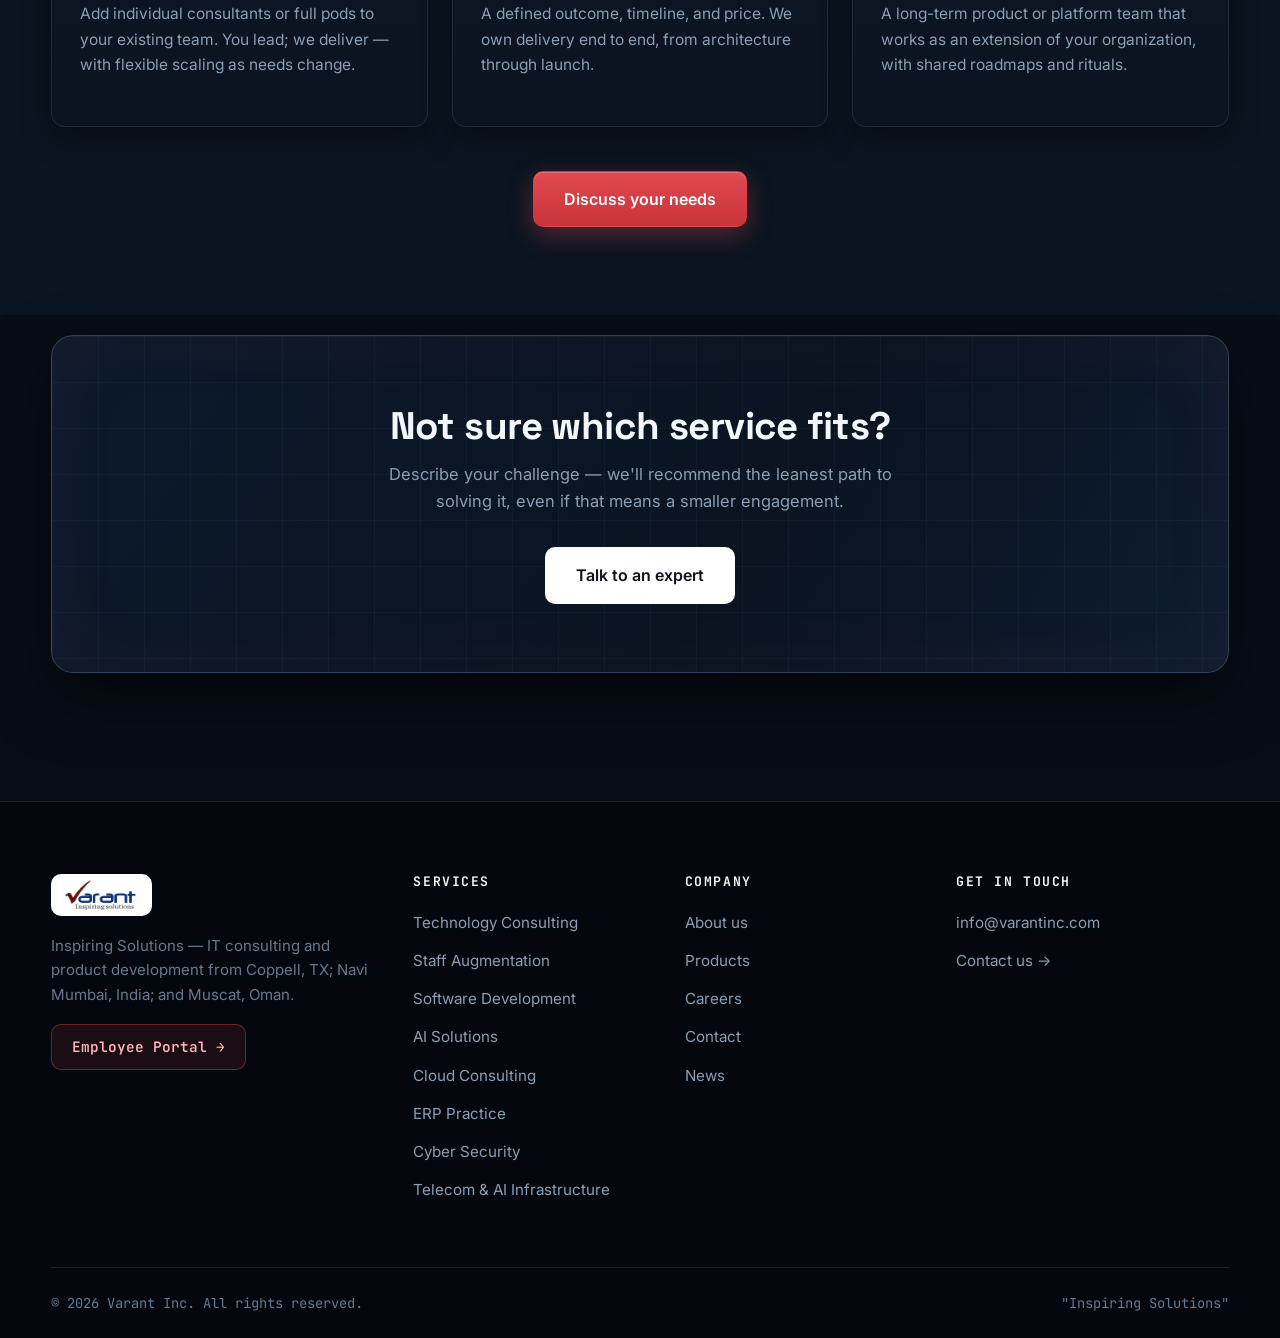
<file: services.html>
<!doctype html>
<html lang="en">
<head>
  <meta charset="utf-8" />
  <meta name="viewport" content="width=device-width, initial-scale=1.0" />
  <title>Services — Varant Inc | Consulting, Staffing, Software & Cloud</title>
  <meta name="description" content="Varant Inc services: technology consulting, staff augmentation, software and mobile development, product development, ERP, cloud, cyber security, AI consulting, and telecom & AI infrastructure." />
  <link rel="icon" type="image/svg+xml" href="/assets/brand/favicon.svg" />
  <link rel="preconnect" href="https://fonts.googleapis.com" />
  <link rel="preconnect" href="https://fonts.gstatic.com" crossorigin />
  <link href="https://fonts.googleapis.com/css2?family=Space+Grotesk:wght@500;600;700&family=Inter:wght@400;500;600;700&family=JetBrains+Mono:wght@400;500;600&display=swap" rel="stylesheet" />
  <link rel="stylesheet" href="/assets/css/style.css" />
<script>try{if(localStorage.getItem("varant-theme")==="light")document.documentElement.setAttribute("data-theme","light");}catch(e){}</script>
</head>
<body>
  <header class="site-header">
    <div class="container header-inner">
      <a class="brand" href="/" aria-label="Varant Inc home"><img src="/assets/brand/varant-logo.png" alt="Varant Inc — Inspiring Solutions" /></a>
      <nav class="main-nav" aria-label="Primary">
        <a href="/">Home</a>
        <a href="/about.html">About</a>
        <a href="/services.html" class="active">Services</a>
        <a href="/products.html">Products</a>
        <a href="/careers.html">Careers</a>
        <a href="/contact.html">Contact</a>
      </nav>
      <div class="header-actions">
        <a class="btn btn-outline btn-sm" href="https://hr.varantinc.com" target="_blank" rel="noopener">Employee Portal</a>
        <a class="btn btn-primary btn-sm" href="/contact.html">Get in Touch</a>
        <a class="btn btn-outline btn-sm btn-portal-m" href="https://hr.varantinc.com" target="_blank" rel="noopener">Employee Portal</a>
        <button class="theme-toggle" id="theme-toggle" aria-label="Toggle light / dark theme" title="Toggle theme">
          <svg class="icon-sun" viewBox="0 0 24 24" fill="none" stroke="currentColor" stroke-width="2" stroke-linecap="round"><circle cx="12" cy="12" r="4.2"/><path d="M12 2.5v2.4M12 19.1v2.4M2.5 12h2.4M19.1 12h2.4M5 5l1.7 1.7M17.3 17.3L19 19M19 5l-1.7 1.7M6.7 17.3L5 19"/></svg>
          <svg class="icon-moon" viewBox="0 0 24 24" fill="none" stroke="currentColor" stroke-width="2" stroke-linecap="round" stroke-linejoin="round" style="display:none"><path d="M20 13.2A8.2 8.2 0 0 1 10.8 4 8.2 8.2 0 1 0 20 13.2z"/></svg>
        </button>
        <button class="nav-toggle" aria-label="Open menu"><span></span><span></span><span></span></button>
      </div>
    </div>
  </header>

  <main>
    <section class="page-hero">
      <div class="container">
        <span class="eyebrow">Services</span>
        <h1>Engineering for the intelligent enterprise.</h1>
        <p>AI strategy, talent, and engineering — ten practices, each with its own deep-dive below, working together or standalone, depending on what you need.</p>
      </div>
    </section>

    <section>
      <div class="container">
        <div class="grid-3">
          <article class="card reveal" id="technology-consulting"><div class="card-icon">◈</div><h3>Technology Consulting</h3><p>Elevate your IT strategy with long-term planning, process design, and performance evaluation. We assess your current landscape, find the opportunities, and align technology with business goals — covering digital transformation, process optimization, and IT roadmapping.</p><a class="card-link" href="#technology-practice">Explore the technology practice</a></article>
          <article class="card reveal" id="staff-augmentation"><div class="card-icon">👥</div><h3>Staff Augmentation</h3><p>Source top-tier technical talent with superior communication skills, backed by our global network. Our consultants integrate with your team, your tools, and your culture — productive from week one.</p><a class="card-link" href="#staffing-practice">Explore the staffing practice</a></article>
          <article class="card reveal" id="software-development"><div class="card-icon">💻</div><h3>Software Development</h3><p>Custom software tailored to your business, built with best practices and proven methodologies. From modernizing legacy systems to greenfield applications — reliable, maintainable, and built to scale.</p><a class="card-link" href="#software-practice">Explore the software practice</a></article>
          <article class="card reveal" id="mobile-apps"><div class="card-icon">📱</div><h3>Mobile App Development</h3><p>Deliver your capabilities on the go with custom mobile apps designed for user convenience — including field-ready experiences for technical and operational teams.</p><a class="card-link" href="#mobile-practice">Explore the mobile practice</a></article>
          <article class="card reveal" id="ai-solutions"><div class="card-icon">🧠</div><h3>AI Solutions</h3><p>Production-grade AI, not demos. LLM applications, autonomous agents, and machine learning systems — architected, evaluated, and hardened for enterprise reality, from pilot to production.</p><a class="card-link" href="#ai-practice">Explore the AI practice</a></article>
          <article class="card reveal" id="product-development"><div class="card-icon">🚀</div><h3>Product Development</h3><p>Join us in shaping the future with full-stack, cloud, AI, and mobile expertise. We take products from idea to launch — the same capability behind InvestWick and Folkzen.</p><a class="card-link" href="#product-practice">Explore the product practice</a></article>
          <article class="card reveal" id="erp-consulting"><div class="card-icon">🔗</div><h3>ERP</h3><p>Implement, upgrade, and run the ERP systems your business depends on — Oracle, SAP, and Microsoft Dynamics, delivered by consultants who've lived through go-lives.</p><a class="card-link" href="#erp">Explore the ERP practice</a></article>
          <article class="card reveal" id="cloud-consulting"><div class="card-icon">☁️</div><h3>Cloud Consulting</h3><p>Cloud strategy, migration, and cost optimization across Oracle, Microsoft Azure, Google Cloud, and AWS. We help you pick the right platform — then get the most out of it.</p><a class="card-link" href="#cloud-practice">Explore the cloud practice</a></article>
          <article class="card reveal" id="cyber-security"><div class="card-icon">🛡️</div><h3>Cyber Security Consulting</h3><p>Protect what matters: security assessments, hardening guidance, and consulting that keeps your applications, data, and infrastructure resilient against modern threats.</p><a class="card-link" href="#security-practice">Explore the security practice</a></article>
          <article class="card reveal" id="telecom-infrastructure"><div class="card-icon">📡</div><h3>Telecom &amp; AI Infrastructure</h3><p>AI-ready networks for the AI era — 5G and OpenRAN, data-center interconnect, and AI-powered network operations. Secure, self-healing infrastructure that keeps AI workloads fast, reliable, and protected, from the data center to the last mile.</p><a class="card-link" href="#telecom-practice">Explore the telecom practice</a></article>

        </div>
      </div>
    </section>

    <section id="technology-practice" style="background:var(--bg-soft); border-top:1px solid var(--line); border-bottom:1px solid var(--line);">
      <div class="container">
        <div class="section-head reveal">
          <span class="eyebrow">// technology consulting</span>
          <h2>The technology consulting practice</h2>
          <p class="lead">Strategy that survives contact with reality — advice from people who have actually built and run the systems they're recommending.</p>
        </div>
        <div class="grid-3">
          <details class="card reveal collapsible">
            <summary><span class="tag">Strategy</span><h3>IT Strategy &amp; Roadmapping</h3><span class="collapse-icon" aria-hidden="true"></span></summary>
            <div class="collapsible-body">
            <p>Long-term technology planning that stays tied to business goals — not a deck that gathers dust.</p>
            <ul class="mini-list">
              <li><strong>Current-state assessment</strong> — landscape, gaps &amp; technical debt</li>
              <li><strong>Roadmaps</strong> tied to business outcomes, sequenced by value</li>
              <li><strong>Build-vs-buy</strong> &amp; vendor evaluation</li>
              <li>Technology cost &amp; value reviews</li>
            </ul>
            </div>
          </details>
          <details class="card reveal collapsible">
            <summary><span class="tag">Transformation</span><h3>Digital Transformation</h3><span class="collapse-icon" aria-hidden="true"></span></summary>
            <div class="collapsible-body">
            <p>Modernize how the business runs — processes, systems, and the data underneath them.</p>
            <ul class="mini-list">
              <li><strong>Process digitization</strong> &amp; automation</li>
              <li><strong>Legacy rationalization</strong> — what to keep, replace, or retire</li>
              <li><strong>Data strategy</strong> &amp; analytics foundations</li>
              <li>Change management that actually sticks</li>
            </ul>
            </div>
          </details>
          <details class="card reveal collapsible">
            <summary><span class="tag">Performance</span><h3>Process Optimization</h3><span class="collapse-icon" aria-hidden="true"></span></summary>
            <div class="collapsible-body">
            <p>Find the waste, measure the baseline, and improve it — then keep improving it.</p>
            <ul class="mini-list">
              <li><strong>Process mapping</strong> &amp; bottleneck analysis</li>
              <li><strong>Baselines &amp; KPIs</strong> — know where you stand</li>
              <li><strong>Operating model design</strong> — teams, ownership &amp; handoffs</li>
              <li>Continuous improvement rhythms</li>
            </ul>
            </div>
          </details>
        </div>
      </div>
    </section>

    <section id="staffing-practice" style="background:var(--bg-soft); border-top:1px solid var(--line); border-bottom:1px solid var(--line);">
      <div class="container">
        <div class="section-head reveal">
          <span class="eyebrow">// talent</span>
          <h2>The staffing practice</h2>
          <p class="lead">Senior people, fast — consultants chosen as much for how they collaborate as for what they build, backed by our Coppell headquarters and two partner delivery offices.</p>
        </div>
        <div class="grid-3">
          <details class="card reveal collapsible">
            <summary><span class="tag">Individuals</span><h3>Senior Engineers, On Demand</h3><span class="collapse-icon" aria-hidden="true"></span></summary>
            <div class="collapsible-body">
            <p>The right specialist on your team in days, not months — productive from week one.</p>
            <ul class="mini-list">
              <li><strong>Pre-vetted seniors</strong> — engineers &amp; consultants, not resumes</li>
              <li><strong>Communication-first screening</strong> — they work the way your team works</li>
              <li><strong>Fast start</strong> — in days, productive in week one</li>
              <li>Flexible terms — weeks to years</li>
            </ul>
            </div>
          </details>
          <details class="card reveal collapsible">
            <summary><span class="tag">Teams</span><h3>Dedicated Pods</h3><span class="collapse-icon" aria-hidden="true"></span></summary>
            <div class="collapsible-body">
            <p>Whole teams that plug into your roadmap — engineers, QA, and a lead who owns delivery.</p>
            <ul class="mini-list">
              <li><strong>Full pods</strong> — engineers, QA &amp; delivery lead</li>
              <li><strong>Shared rituals</strong> — standups, demos &amp; retros with your team</li>
              <li><strong>Scale up or down</strong> as needs change</li>
              <li>One accountable delivery lead</li>
            </ul>
            </div>
          </details>
          <details class="card reveal collapsible">
            <summary><span class="tag">Network</span><h3>Global Network, Local Feel</h3><span class="collapse-icon" aria-hidden="true"></span></summary>
            <div class="collapsible-body">
            <p>Depth across our headquarters and two partner delivery offices — and the onshore partnership to make it feel like one team.</p>
            <ul class="mini-list">
              <li><strong>50+ certified consultants</strong> &amp; engineers worldwide</li>
              <li><strong>US, India &amp; Oman coverage</strong> — follow-the-sun delivery</li>
              <li><strong>Onshore partnership</strong> from Coppell, Texas</li>
              <li>Backed by partner delivery offices in India and Oman</li>
            </ul>
            </div>
          </details>
        </div>
      </div>
    </section>

    <section id="software-practice" style="background:var(--bg-soft); border-top:1px solid var(--line); border-bottom:1px solid var(--line);">
      <div class="container">
        <div class="section-head reveal">
          <span class="eyebrow">// software</span>
          <h2>The software development practice</h2>
          <p class="lead">Custom software built the way we'd want it built for ourselves — reliable, maintainable, and built to scale.</p>
        </div>
        <div class="grid-3">
          <details class="card reveal collapsible">
            <summary><span class="tag">Build</span><h3>Greenfield Applications</h3><span class="collapse-icon" aria-hidden="true"></span></summary>
            <div class="collapsible-body">
            <p>New systems designed right from the first line of code — no inherited debt, no compromises.</p>
            <ul class="mini-list">
              <li><strong>Modern stacks</strong> — React, Node, Python &amp; Java</li>
              <li><strong>Clean architecture</strong> &amp; tested code</li>
              <li><strong>CI/CD from day one</strong> — every change shippable</li>
              <li>Cloud-native by default</li>
            </ul>
            </div>
          </details>
          <details class="card reveal collapsible">
            <summary><span class="tag">Modernize</span><h3>Legacy Modernization</h3><span class="collapse-icon" aria-hidden="true"></span></summary>
            <div class="collapsible-body">
            <p>Bring the systems your business runs on into the present — without a risky big-bang rewrite.</p>
            <ul class="mini-list">
              <li><strong>Re-platforming</strong> &amp; re-architecting</li>
              <li><strong>Strangler-fig migrations</strong> — replace piece by piece</li>
              <li><strong>Data migration</strong> with reconciliation</li>
              <li>Performance tuning &amp; stabilization</li>
            </ul>
            </div>
          </details>
          <details class="card reveal collapsible">
            <summary><span class="tag">Connect</span><h3>APIs &amp; Integrations</h3><span class="collapse-icon" aria-hidden="true"></span></summary>
            <div class="collapsible-body">
            <p>Secure backend services that connect your enterprise applications into one efficient business process.</p>
            <ul class="mini-list">
              <li><strong>Secure APIs</strong> — design, versioning &amp; auth</li>
              <li><strong>Enterprise integration</strong> across the systems you run</li>
              <li><strong>Event-driven</strong> &amp; real-time data flows</li>
              <li>Monitoring &amp; observability built in</li>
            </ul>
            </div>
          </details>
        </div>
      </div>
    </section>

    <section id="mobile-practice" style="background:var(--bg-soft); border-top:1px solid var(--line); border-bottom:1px solid var(--line);">
      <div class="container">
        <div class="section-head reveal">
          <span class="eyebrow">// mobile</span>
          <h2>The mobile practice</h2>
          <p class="lead">Your capabilities, in your team's hands — mobile apps designed for usability in the field and on the go.</p>
        </div>
        <div class="grid-3">
          <details class="card reveal collapsible">
            <summary><span class="tag">Native</span><h3>Native iOS &amp; Android</h3><span class="collapse-icon" aria-hidden="true"></span></summary>
            <div class="collapsible-body">
            <p>Platform-native apps that feel at home on the device — and pass store review the first time.</p>
            <ul class="mini-list">
              <li><strong>Swift &amp; Kotlin</strong> — platform-native UX</li>
              <li><strong>App Store &amp; Play</strong> deployment handled for you</li>
              <li><strong>Offline-first</strong> for field teams</li>
              <li>Push, notifications &amp; deep links</li>
            </ul>
            </div>
          </details>
          <details class="card reveal collapsible">
            <summary><span class="tag">Cross-platform</span><h3>One Codebase, Every Device</h3><span class="collapse-icon" aria-hidden="true"></span></summary>
            <div class="collapsible-body">
            <p>Ship to both stores from a single codebase — faster to market, easier to maintain.</p>
            <ul class="mini-list">
              <li><strong>React Native &amp; Flutter</strong></li>
              <li><strong>Shared logic</strong>, native feel</li>
              <li><strong>One team</strong> for both platforms</li>
              <li>Consistent releases across stores</li>
            </ul>
            </div>
          </details>
          <details class="card reveal collapsible">
            <summary><span class="tag">Field</span><h3>Field-Ready Experiences</h3><span class="collapse-icon" aria-hidden="true"></span></summary>
            <div class="collapsible-body">
            <p>Apps built for the real world — gloves, glare, low signal, and the operational teams who live in them.</p>
            <ul class="mini-list">
              <li><strong>Designed for the field</strong> — gloves, glare &amp; low signal</li>
              <li><strong>Rugged workflows</strong> for technical &amp; operational teams</li>
              <li><strong>Secure device</strong> &amp; data management</li>
              <li>Works where the work happens</li>
            </ul>
            </div>
          </details>
        </div>
      </div>
    </section>

    <section id="ai-practice" style="background:var(--bg-soft); border-top:1px solid var(--line); border-bottom:1px solid var(--line);">
      <div class="container">
        <div class="section-head reveal">
          <span class="eyebrow">// artificial intelligence</span>
          <h2>The AI practice</h2>
          <p class="lead">We design, build, and operate AI systems that survive contact with production — grounded in your data, measured against your metrics, and engineered for reliability from day one.</p>
        </div>
        <div class="grid-3">
          <details class="card reveal collapsible">
            <summary><span class="tag">GenAI</span><h3>LLM Applications & Agents</h3><span class="collapse-icon" aria-hidden="true"></span></summary>
            <div class="collapsible-body">
            <p>From copilots to fully autonomous agents — built on your documents, your systems, your workflows.</p>
            <ul class="mini-list">
              <li><strong>RAG pipelines</strong> — vector search over your knowledge base (Pinecone, pgvector, Weaviate)</li>
              <li><strong>AI agents</strong> with tool use, planning & multi-step orchestration</li>
              <li><strong>Enterprise copilots</strong> for support, sales, HR & operations</li>
              <li>Fine-tuning, prompt engineering & context optimization</li>
            </ul>
            </div>
          </details>
          <details class="card reveal collapsible">
            <summary><span class="tag">ML</span><h3>Machine Learning Systems</h3><span class="collapse-icon" aria-hidden="true"></span></summary>
            <div class="collapsible-body">
            <p>Classical ML and deep learning where it moves the needle — forecasting, classification, and decision intelligence in production.</p>
            <ul class="mini-list">
              <li><strong>Forecasting</strong> — demand, revenue & time-series models</li>
              <li><strong>Classification & scoring</strong> — risk, churn, fraud, lead quality</li>
              <li><strong>MLOps</strong> — training pipelines, monitoring & retraining loops</li>
              <li>Feature engineering on your data warehouse</li>
            </ul>
            </div>
          </details>
          <details class="card reveal collapsible">
            <summary><span class="tag">Assurance</span><h3>Evals, Guardrails & Deployment</h3><span class="collapse-icon" aria-hidden="true"></span></summary>
            <div class="collapsible-body">
            <p>The unglamorous work that makes AI trustworthy — measurement, safety, and controlled rollout.</p>
            <ul class="mini-list">
              <li><strong>Eval harnesses</strong> — golden datasets, regression suites, LLM-as-judge</li>
              <li><strong>Guardrails</strong> — PII redaction, content filters, human-in-the-loop</li>
              <li><strong>Red-teaming</strong> — adversarial testing before your users do it</li>
              <li>Observability: traces, costs & quality dashboards</li>
            </ul>
            </div>
          </details>
        </div>
      </div>
    </section>

    <section id="product-practice" style="background:var(--bg-soft); border-top:1px solid var(--line); border-bottom:1px solid var(--line);">
      <div class="container">
        <div class="section-head reveal">
          <span class="eyebrow">// product</span>
          <h2>The product development practice</h2>
          <p class="lead">From idea to launch — full-stack, cloud, AI, and mobile expertise in one team, proven by the products we've shipped ourselves.</p>
        </div>
        <div class="grid-3">
          <details class="card reveal collapsible">
            <summary><span class="tag">Launch</span><h3>Idea to Launch</h3><span class="collapse-icon" aria-hidden="true"></span></summary>
            <div class="collapsible-body">
            <p>Take a product from a sketch to paying users — with the discipline to ship, learn, and iterate.</p>
            <ul class="mini-list">
              <li><strong>Discovery &amp; validation</strong> — is it worth building?</li>
              <li><strong>Roadmaps &amp; prioritization</strong> — what ships first, and why</li>
              <li><strong>Design &amp; engineering</strong> — one team, end to end</li>
              <li>Launch &amp; iteration — measure, learn, improve</li>
            </ul>
            </div>
          </details>
          <details class="card reveal collapsible">
            <summary><span class="tag">Teams</span><h3>Full-Stack Product Teams</h3><span class="collapse-icon" aria-hidden="true"></span></summary>
            <div class="collapsible-body">
            <p>Product, design, and engineering in one team — no handoffs, no lost context.</p>
            <ul class="mini-list">
              <li><strong>Product, design &amp; engineering</strong> in one team</li>
              <li><strong>Cloud, AI &amp; mobile</strong> in-house</li>
              <li><strong>Shared rituals</strong> — demos, retros &amp; roadmaps</li>
              <li>Long-term ownership, not hand-offs</li>
            </ul>
            </div>
          </details>
          <details class="card reveal collapsible">
            <summary><span class="tag">Proof</span><h3>Proven By Our Own Products</h3><span class="collapse-icon" aria-hidden="true"></span></summary>
            <div class="collapsible-body">
            <p>We don't just advise on products — we ship them, run them, and learn from them in production.</p>
            <ul class="mini-list">
              <li><strong>InvestWick</strong> — financial advisory platform</li>
              <li><strong>Folkzen</strong> — AI-driven HR operations</li>
              <li><strong>We ship our own software</strong> — and support it</li>
              <li>Lessons from production, applied to yours</li>
            </ul>
            </div>
          </details>
        </div>
      </div>
    </section>

    <section id="erp" style="background:var(--bg-soft); border-top:1px solid var(--line); border-bottom:1px solid var(--line);">
      <div class="container">
        <div class="section-head reveal">
          <span class="eyebrow">Enterprise Applications</span>
          <h2>The ERP practice</h2>
          <p class="lead">We implement, upgrade, integrate, and run the ERP systems global enterprises depend on — deep expertise across the three major platforms.</p>
        </div>
        <div class="grid-3">
          <details class="card reveal collapsible">
            <summary><span class="tag">Oracle</span><h3>Oracle Apps Consulting</h3><span class="collapse-icon" aria-hidden="true"></span></summary>
            <div class="collapsible-body">
            <p>End-to-end Oracle applications expertise — from Fusion Cloud transformations to keeping your E-Business Suite running at its best.</p>
            <ul class="mini-list">
              <li><strong>Oracle Fusion Cloud</strong> ERP, HCM &amp; SCM implementations</li>
              <li><strong>E-Business Suite</strong> upgrades, R12.2+ migrations &amp; support</li>
              <li><strong>Oracle Integration Cloud (OIC)</strong> — connect Oracle to everything</li>
              <li>Reports, extensions, workflow &amp; performance tuning</li>
            </ul>
            </div>
          </details>
          <details class="card reveal collapsible">
            <summary><span class="tag">SAP</span><h3>SAP Consulting</h3><span class="collapse-icon" aria-hidden="true"></span></summary>
            <div class="collapsible-body">
            <p>S/4HANA transformations and steady-state SAP excellence, delivered by consultants who've lived through go-lives.</p>
            <ul class="mini-list">
              <li><strong>S/4HANA</strong> greenfield &amp; brownfield conversions</li>
              <li><strong>ECC</strong> support, upgrades &amp; optimization</li>
              <li><strong>Fiori</strong> UX and SAP BTP extensions</li>
              <li>SAP integration — PI/PO, CPI &amp; third-party systems</li>
            </ul>
            </div>
          </details>
          <details class="card reveal collapsible">
            <summary><span class="tag">Microsoft Dynamics</span><h3>Dynamics 365 Consulting</h3><span class="collapse-icon" aria-hidden="true"></span></summary>
            <div class="collapsible-body">
            <p>Microsoft's business applications, implemented pragmatically — finance, supply chain, sales, and the Power Platform around them.</p>
            <ul class="mini-list">
              <li><strong>Finance &amp; Supply Chain</strong> implementations</li>
              <li><strong>Business Central</strong> for the mid-market</li>
              <li><strong>Customer Engagement</strong> — sales, service &amp; CRM</li>
              <li><strong>Power Platform</strong> — Power Apps, Automate &amp; Power BI</li>
            </ul>
            </div>
          </details>
        </div>
        <div style="text-align:center; margin-top:44px;" class="reveal">
          <a class="btn btn-primary" href="/contact.html">Discuss your ERP needs</a>
        </div>
      </div>
    </section>

    <section id="cloud-practice" style="background:var(--bg-soft); border-top:1px solid var(--line); border-bottom:1px solid var(--line);">
      <div class="container">
        <div class="section-head reveal">
          <span class="eyebrow">// cloud</span>
          <h2>The cloud practice</h2>
          <p class="lead">The right platform, migrated right, and run at the right cost — across Oracle, Azure, Google Cloud, and AWS.</p>
        </div>
        <div class="grid-3">
          <details class="card reveal collapsible">
            <summary><span class="tag">Strategy</span><h3>Cloud Strategy &amp; Migration</h3><span class="collapse-icon" aria-hidden="true"></span></summary>
            <div class="collapsible-body">
            <p>Pick the right platform, then move with a plan — including the cutover, not just the migration.</p>
            <ul class="mini-list">
              <li><strong>Platform selection</strong> — Oracle, Azure, GCP &amp; AWS</li>
              <li><strong>Migration playbooks</strong> &amp; cutover planning</li>
              <li><strong>Re-platforming</strong> &amp; re-architecting</li>
              <li>Zero-downtime where it matters</li>
            </ul>
            </div>
          </details>
          <details class="card reveal collapsible">
            <summary><span class="tag">FinOps</span><h3>Cost Optimization</h3><span class="collapse-icon" aria-hidden="true"></span></summary>
            <div class="collapsible-body">
            <p>Cloud bills that make sense — visibility first, then the savings, then the habits that keep them.</p>
            <ul class="mini-list">
              <li><strong>Rightsizing</strong> &amp; reserved capacity</li>
              <li><strong>Spend visibility</strong> &amp; chargeback</li>
              <li><strong>Waste elimination</strong> — idle, oversized &amp; forgotten</li>
              <li>Ongoing FinOps reviews</li>
            </ul>
            </div>
          </details>
          <details class="card reveal collapsible">
            <summary><span class="tag">Cloud-native</span><h3>Cloud-Native &amp; Oracle Cloud</h3><span class="collapse-icon" aria-hidden="true"></span></summary>
            <div class="collapsible-body">
            <p>Modern cloud engineering on the stack we know best — we run our own products on Oracle Cloud.</p>
            <ul class="mini-list">
              <li><strong>Oracle Cloud Infrastructure</strong> expertise</li>
              <li><strong>Containers &amp; Kubernetes</strong></li>
              <li><strong>Serverless</strong> &amp; event-driven design</li>
              <li>Observability &amp; SRE practices</li>
            </ul>
            </div>
          </details>
        </div>
      </div>
    </section>

    <section id="security-practice" style="background:var(--bg-soft); border-top:1px solid var(--line); border-bottom:1px solid var(--line);">
      <div class="container">
        <div class="section-head reveal">
          <span class="eyebrow">// security</span>
          <h2>The cyber security practice</h2>
          <p class="lead">Resilience, not theater — assessments, hardening, and the habits that keep your applications, data, and infrastructure safe.</p>
        </div>
        <div class="grid-3">
          <details class="card reveal collapsible">
            <summary><span class="tag">Assess</span><h3>Security Assessments</h3><span class="collapse-icon" aria-hidden="true"></span></summary>
            <div class="collapsible-body">
            <p>Know where you stand before someone else finds out for you.</p>
            <ul class="mini-list">
              <li><strong>Security assessments</strong> &amp; audits</li>
              <li><strong>Vulnerability scanning</strong> &amp; pen-test coordination</li>
              <li><strong>Risk registers</strong> &amp; remediation plans</li>
              <li>Compliance gap analysis</li>
            </ul>
            </div>
          </details>
          <details class="card reveal collapsible">
            <summary><span class="tag">Harden</span><h3>Hardening &amp; Secure Engineering</h3><span class="collapse-icon" aria-hidden="true"></span></summary>
            <div class="collapsible-body">
            <p>Close the gaps the assessment found — and build so they don't come back.</p>
            <ul class="mini-list">
              <li><strong>Hardening guidance</strong> for apps &amp; infrastructure</li>
              <li><strong>Identity, access</strong> &amp; secrets management</li>
              <li><strong>Secure SDLC</strong> practices</li>
              <li>Patching &amp; configuration baselines</li>
            </ul>
            </div>
          </details>
          <details class="card reveal collapsible">
            <summary><span class="tag">Resilience</span><h3>Resilience &amp; Response</h3><span class="collapse-icon" aria-hidden="true"></span></summary>
            <div class="collapsible-body">
            <p>When something goes wrong — and eventually it will — be the team that already rehearsed it.</p>
            <ul class="mini-list">
              <li><strong>Incident response</strong> planning</li>
              <li><strong>Backup &amp; recovery</strong> validation</li>
              <li><strong>Monitoring &amp; alerting</strong> that wakes the right person</li>
              <li>Tabletop exercises &amp; drills</li>
            </ul>
            </div>
          </details>
        </div>
      </div>
    </section>

    <section id="telecom-practice" style="background:var(--bg-soft); border-top:1px solid var(--line); border-bottom:1px solid var(--line);">
      <div class="container">
        <div class="section-head reveal">
          <span class="eyebrow">// telecom &amp; ai infrastructure</span>
          <h2>The telecom &amp; AI infrastructure practice</h2>
          <p class="lead">The network is where AI lives. We design, secure, and run the AI-ready infrastructure — 5G, OpenRAN, data centers, and autonomous operations — so AI workloads move faster, fail less, and stay protected.</p>
        </div>
        <div class="grid-3">
          <details class="card reveal collapsible">
            <summary><span class="tag">Design</span><h3>AI-Ready Network Design &amp; 5G / OpenRAN</h3><span class="collapse-icon" aria-hidden="true"></span></summary>
            <div class="collapsible-body">
            <p>Networks engineered for high-density AI traffic, not retrofitted for it.</p>
            <ul class="mini-list">
              <li><strong>Network design</strong> for greenfield &amp; brownfield builds</li>
              <li><strong>5G &amp; OpenRAN</strong> deployment — RAN, core &amp; transport</li>
              <li><strong>RF planning &amp; optimization</strong> with AI-driven modeling</li>
              <li>Fiber, structured cabling &amp; in-building (DAS / small cell)</li>
            </ul>
            </div>
          </details>
          <details class="card reveal collapsible">
            <summary><span class="tag">Operate</span><h3>AI-Powered NOC &amp; Security</h3><span class="collapse-icon" aria-hidden="true"></span></summary>
            <div class="collapsible-body">
            <p>From reactive monitoring to predictive, self-healing operations.</p>
            <ul class="mini-list">
              <li><strong>24/7 AI-enabled NOC</strong> — monitoring, incident response &amp; change management</li>
              <li><strong>Predictive maintenance</strong> &amp; anomaly detection with ML</li>
              <li><strong>Network security</strong> — zero-trust design, threat detection &amp; hardening</li>
              <li>Backup, disaster recovery &amp; vendor coordination</li>
            </ul>
            </div>
          </details>
          <details class="card reveal collapsible">
            <summary><span class="tag">Scale</span><h3>Data-Center &amp; Edge Infrastructure</h3><span class="collapse-icon" aria-hidden="true"></span></summary>
            <div class="collapsible-body">
            <p>Scalable, efficient infrastructure for modern computing and high-density workloads.</p>
            <ul class="mini-list">
              <li><strong>Data-center design &amp; build</strong> — power, cooling &amp; high-speed interconnect</li>
              <li><strong>Edge computing</strong> for low-latency AI at the source</li>
              <li><strong>Cloud &amp; hybrid</strong> connectivity and migration</li>
              <li>Physical security, capacity planning &amp; cost optimization</li>
            </ul>
            </div>
          </details>
        </div>
      </div>
    </section>

    <section style="background:var(--bg-soft);">
      <div class="container">
        <div class="section-head center reveal">
          <span class="eyebrow">Engagement models</span>
          <h2>Work with us your way</h2>
          <p class="lead">Every engagement starts with understanding your goals. Then we shape the team and commercial model around them.</p>
        </div>
        <div class="grid-3">
          <article class="card reveal"><div class="card-icon">🧩</div><h3>Staff Augmentation</h3><p>Add individual consultants or full pods to your existing team. You lead; we deliver — with flexible scaling as needs change.</p></article>
          <article class="card reveal"><div class="card-icon">📦</div><h3>Fixed-Scope Projects</h3><p>A defined outcome, timeline, and price. We own delivery end to end, from architecture through launch.</p></article>
          <article class="card reveal"><div class="card-icon">🏗️</div><h3>Dedicated Teams</h3><p>A long-term product or platform team that works as an extension of your organization, with shared roadmaps and rituals.</p></article>
        </div>
        <div style="text-align:center; margin-top:44px;" class="reveal">
          <a class="btn btn-primary" href="/contact.html">Discuss your needs</a>
        </div>
      </div>
    </section>

    <section style="padding-top:20px;">
      <div class="container">
        <div class="cta-band reveal">
          <h2>Not sure which service fits?</h2>
          <p>Describe your challenge — we'll recommend the leanest path to solving it, even if that means a smaller engagement.</p>
          <div class="btn-row">
            <a class="btn btn-light" href="/contact.html">Talk to an expert</a>
          </div>
        </div>
      </div>
    </section>
  </main>

  <footer class="site-footer">
    <div class="container">
      <div class="footer-grid">
        <div class="footer-brand">
          <img src="/assets/brand/varant-logo.png" alt="Varant Inc" />
          <p>Inspiring Solutions — IT consulting and product development from Coppell, TX; Navi Mumbai, India; and Muscat, Oman.</p>
          <p style="margin-top:16px;"><a class="portal-link" href="https://hr.varantinc.com" target="_blank" rel="noopener">Employee Portal →</a></p>
        </div>
        <div>
          <h4>Services</h4>
          <ul class="footer-links">
            <li><a href="/services.html#technology-consulting">Technology Consulting</a></li>
            <li><a href="/services.html#staff-augmentation">Staff Augmentation</a></li>
            <li><a href="/services.html#software-development">Software Development</a></li>
            <li><a href="/services.html#ai-solutions">AI Solutions</a></li>
            <li><a href="/services.html#cloud-consulting">Cloud Consulting</a></li>
            <li><a href="/services.html#erp">ERP Practice</a></li>
            <li><a href="/services.html#cyber-security">Cyber Security</a></li>
            <li><a href="/services.html#telecom-infrastructure">Telecom &amp; AI Infrastructure</a></li>
          </ul>
        </div>
        <div>
          <h4>Company</h4>
          <ul class="footer-links">
            <li><a href="/about.html">About us</a></li>
            <li><a href="/products.html">Products</a></li>
            <li><a href="/careers.html">Careers</a></li>
            <li><a href="/contact.html">Contact</a></li>
            <li><a href="/#news">News</a></li>
          </ul>
        </div>
        <div>
          <h4>Get in touch</h4>
          <ul class="footer-links">
            <li><a href="mailto:info@varantinc.com">info@varantinc.com</a></li>
            <li><a href="/contact.html">Contact us →</a></li>
          </ul>
        </div>
      </div>
      <div class="footer-bottom">
        <span>© <span data-year>2026</span> Varant Inc. All rights reserved.</span>
        <span>"Inspiring Solutions"</span>
      </div>
    </div>
  </footer>
  <script src="/assets/js/main.js"></script>
</body>
</html>
</file>
<file: assets/css/style.css>
/* ============================================================
   Varant Inc — dark engineering theme
   Deep-space navy + checkmark red + teal. Space Grotesk display,
   Inter body, JetBrains Mono for technical accents.
   ============================================================ */
:root {
  --bg: #070d16;
  --bg-soft: #0b1421;
  --bg-card: #0d1725;
  --bg-deep: #04080e;
  --bg-tint: #12202f;
  --line: rgba(148, 180, 210, 0.14);
  --line-strong: rgba(148, 180, 210, 0.26);
  --ink: #d7e3ee;
  --muted: #8b9eb3;
  --heading: #f2f7fb;
  --navy: #0d2b45;
  --red: #e0494f;
  --red-dark: #b93a40;
  --red-glow: rgba(224, 73, 79, 0.35);
  --teal: #2aa198;
  --teal-dim: rgba(42, 161, 152, 0.14);
  --green: #3ecf8e;
  --radius: 14px;
  --shadow: 0 10px 30px rgba(0, 0, 0, 0.35);
  --shadow-lg: 0 24px 60px rgba(0, 0, 0, 0.5);
  --font-display: "Space Grotesk", "Inter", -apple-system, sans-serif;
  --font-body: "Inter", -apple-system, "Segoe UI", Roboto, sans-serif;
  --font-mono: "JetBrains Mono", ui-monospace, "SF Mono", Menlo, Consolas, monospace;
}

/* ---------- Light theme (opt-in via [data-theme="light"]; dark is default) ---------- */
[data-theme="light"] {
  --bg: #f4f7fb;
  --bg-soft: #e9eff6;
  --bg-card: #ffffff;
  --bg-deep: #dfe7f1;
  --bg-tint: #e4ecf5;
  --line: rgba(13, 43, 69, 0.12);
  --line-strong: rgba(13, 43, 69, 0.24);
  --ink: #20334a;
  --muted: #5a7186;
  --heading: #0e1e30;
  --red: #d43a41;
  --red-dark: #b03339;
  --red-glow: rgba(212, 58, 65, 0.22);
  --teal: #1d8a80;
  --teal-dim: rgba(29, 138, 128, 0.12);
  --green: #189a5c;
  --shadow: 0 10px 30px rgba(13, 43, 69, 0.08);
  --shadow-lg: 0 24px 60px rgba(13, 43, 69, 0.14);
}
[data-theme="light"] .card { background: var(--bg-card); }
[data-theme="light"] .site-footer { background: #0b1524; }
[data-theme="light"] .trust-logos span { color: #93a8bd; }
[data-theme="light"] .trust-logos span:hover { color: #33475c; }
[data-theme="light"] .btn-dark { background: #0e1e30; color: #fff; }
[data-theme="light"] .site-header { background: rgba(244, 247, 251, 0.88); }
[data-theme="light"] .main-nav a { color: var(--muted); }
[data-theme="light"] .main-nav a:hover { color: var(--heading); }
[data-theme="light"] .main-nav a.active { color: var(--red); }
[data-theme="light"] .main-nav a:hover { background: rgba(13, 43, 69, 0.06); }
[data-theme="light"] .hero {
  background:
    linear-gradient(rgba(13, 43, 69, 0.05) 1px, transparent 1px),
    linear-gradient(90deg, rgba(13, 43, 69, 0.05) 1px, transparent 1px),
    radial-gradient(70% 90% at 70% 10%, rgba(212, 58, 65, 0.07) 0%, transparent 55%),
    radial-gradient(50% 70% at 15% 90%, rgba(29, 138, 128, 0.07) 0%, transparent 55%),
    var(--bg);
}

/* ---------- Theme toggle ---------- */
.theme-toggle {
  background: transparent; border: 1px solid var(--line-strong); border-radius: 10px;
  width: 38px; height: 38px; display: inline-flex; align-items: center; justify-content: center;
  cursor: pointer; color: var(--muted); padding: 0; flex: 0 0 auto;
}
.theme-toggle:hover { color: var(--heading); border-color: var(--red); }
.theme-toggle svg { width: 17px; height: 17px; display: block; }

* { box-sizing: border-box; margin: 0; padding: 0; }
html { scroll-behavior: smooth; }
body {
  font-family: var(--font-body);
  color: var(--ink);
  background: var(--bg);
  line-height: 1.65;
  font-size: 16.5px;
  -webkit-font-smoothing: antialiased;
}
::selection { background: rgba(224, 73, 79, 0.4); color: #fff; }
::-webkit-scrollbar { width: 11px; }
::-webkit-scrollbar-track { background: var(--bg-deep); }
::-webkit-scrollbar-thumb { background: #1d2f44; border-radius: 8px; border: 2px solid var(--bg-deep); }
::-webkit-scrollbar-thumb:hover { background: #2a4259; }

img { max-width: 100%; height: auto; display: block; }
a { color: var(--teal); text-decoration: none; }
a:hover { color: var(--red); }
.container { width: min(1200px, 92%); margin: 0 auto; }
section { padding: 88px 0; }

h1, h2, h3, h4 { font-family: var(--font-display); color: var(--heading); line-height: 1.16; font-weight: 700; letter-spacing: -0.015em; }
h1 { font-size: clamp(2.4rem, 4.8vw, 3.7rem); }
h2 { font-size: clamp(1.75rem, 3vw, 2.45rem); margin-bottom: 0.6em; }
h3 { font-size: 1.28rem; margin-bottom: 0.4em; }
p { margin-bottom: 1em; color: var(--ink); }
.lead { font-size: 1.16rem; color: var(--muted); max-width: 640px; }

.eyebrow {
  display: inline-block;
  font-family: var(--font-mono);
  font-size: 0.78rem; font-weight: 600; letter-spacing: 0.14em;
  text-transform: uppercase; color: var(--red); margin-bottom: 16px;
}
.eyebrow::before { content: "// "; color: var(--teal); }
.section-head { max-width: 720px; margin-bottom: 50px; }
.section-head.center { text-align: center; margin-left: auto; margin-right: auto; }
.section-head.center .lead { margin-left: auto; margin-right: auto; }

/* ---------- Buttons ---------- */
.btn {
  display: inline-block; font-weight: 600; font-size: 1rem;
  padding: 14px 30px; border-radius: 10px; border: 1px solid transparent;
  transition: transform 0.15s ease, box-shadow 0.2s ease, background 0.15s ease, border-color 0.15s ease;
  cursor: pointer; text-align: center; font-family: var(--font-body);
}
.btn-primary {
  background: linear-gradient(180deg, #e0494f, #c93339); color: #fff;
  box-shadow: 0 8px 26px var(--red-glow), inset 0 1px 0 rgba(255, 255, 255, 0.22);
}
.btn-primary:hover { transform: translateY(-2px); box-shadow: 0 12px 32px var(--red-glow); color: #fff; }
.btn-dark { background: #e8eef4; color: #0a141f; }
.btn-dark:hover { background: #fff; color: #0a141f; transform: translateY(-2px); }
.btn-outline { border-color: var(--line-strong); color: var(--heading); background: rgba(255, 255, 255, 0.03); }
.btn-outline:hover { border-color: var(--red); color: #fff; transform: translateY(-2px); box-shadow: 0 8px 22px rgba(0, 0, 0, 0.4); }
.btn-light { background: #fff; color: #0a141f; }
.btn-light:hover { transform: translateY(-2px); color: #0a141f; }
.btn-sm { padding: 9px 20px; font-size: 0.9rem; border-radius: 8px; }

/* ---------- Topbar ---------- */
.topbar { background: var(--bg-deep); color: #7d93a8; font-size: 0.84rem; border-bottom: 1px solid var(--line); font-family: var(--font-mono); }
.topbar-inner { display: flex; justify-content: space-between; align-items: center; padding: 9px 0; gap: 16px; flex-wrap: wrap; }
.topbar a { color: #c9d8e4; }
.topbar a:hover { color: #fff; }
.topbar .dot { margin: 0 10px; opacity: 0.35; }
.sys-status { display: inline-flex; align-items: center; gap: 9px; color: #7d93a8; margin-right: 18px; }
.sys-status i {
  width: 8px; height: 8px; border-radius: 50%; background: var(--green); display: block;
  box-shadow: 0 0 10px var(--green); animation: pulse 2.2s ease-in-out infinite;
}
@keyframes pulse { 50% { opacity: 0.45; } }

/* ---------- Header / nav ---------- */
.site-header {
  position: sticky; top: 0; z-index: 50;
  background: rgba(7, 13, 22, 0.88);
  backdrop-filter: blur(12px); -webkit-backdrop-filter: blur(12px);
  border-bottom: 1px solid var(--line);
}
.header-inner { display: flex; align-items: center; justify-content: space-between; padding: 13px 0; gap: 20px; }
.brand img { height: 44px; width: auto; background: #fff; border-radius: 10px; padding: 5px 12px; }
.main-nav { display: flex; gap: 4px; }
.main-nav a {
  color: var(--muted); font-weight: 500; padding: 10px 15px; border-radius: 8px; font-size: 0.98rem;
  font-family: var(--font-mono); font-size: 0.9rem; letter-spacing: 0.02em;
}
.main-nav a:hover { color: #fff; background: rgba(255, 255, 255, 0.05); }
.main-nav a.active { color: var(--red); font-weight: 600; }
.header-actions { display: flex; gap: 10px; align-items: center; }
.nav-toggle { display: none; background: rgba(255,255,255,.04); border: 1px solid var(--line-strong); border-radius: 10px; padding: 10px 12px; cursor: pointer; }
.nav-toggle span { display: block; width: 22px; height: 2px; background: #dbe6f0; margin: 5px 0; border-radius: 2px; }

/* ---------- Hero ---------- */
.hero {
  padding: 96px 0 104px; position: relative; overflow: hidden;
  background:
    linear-gradient(rgba(120, 160, 200, 0.045) 1px, transparent 1px),
    linear-gradient(90deg, rgba(120, 160, 200, 0.045) 1px, transparent 1px),
    radial-gradient(70% 90% at 70% 10%, rgba(224, 73, 79, 0.09) 0%, transparent 55%),
    radial-gradient(50% 70% at 15% 90%, rgba(42, 161, 152, 0.08) 0%, transparent 55%),
    var(--bg);
  background-size: 46px 46px, 46px 46px, cover, cover, cover;
}
.hero-grid { display: grid; grid-template-columns: 1.02fr 0.98fr; gap: 60px; align-items: center; position: relative; z-index: 1; }
.hero-copy p.lead { margin: 22px 0 36px; }
.hero-ctas { display: flex; gap: 14px; flex-wrap: wrap; }
.hero-media { position: relative; }

.page-hero {
  padding: 78px 0 64px; position: relative; overflow: hidden;
  background:
    linear-gradient(rgba(120, 160, 200, 0.05) 1px, transparent 1px),
    linear-gradient(90deg, rgba(120, 160, 200, 0.05) 1px, transparent 1px),
    radial-gradient(55% 120% at 85% 0%, rgba(224, 73, 79, 0.12) 0%, transparent 60%),
    var(--bg-deep);
  background-size: 46px 46px, 46px 46px, cover, cover;
  border-bottom: 1px solid var(--line);
}
.page-hero h1 { margin-bottom: 14px; }
.page-hero p { color: var(--muted); max-width: 680px; margin-bottom: 0; font-size: 1.12rem; }

/* ---------- Wow console (hero) ---------- */
.console {
  background: linear-gradient(160deg, #0a1a2e 0%, #0c2036 70%, #0e2540 100%);
  border-radius: 16px;
  border: 1px solid rgba(148, 180, 210, 0.2);
  box-shadow: 0 30px 80px rgba(0, 0, 0, 0.55), 0 0 60px rgba(224, 73, 79, 0.07), inset 0 1px 0 rgba(255, 255, 255, 0.08);
  overflow: hidden; position: relative;
}
.console::after {
  content: ""; position: absolute; inset: 0; pointer-events: none;
  background: radial-gradient(120% 90% at 80% 0%, rgba(224, 73, 79, 0.1) 0%, transparent 55%);
}
.console-bar {
  display: flex; align-items: center; gap: 8px;
  padding: 13px 18px; border-bottom: 1px solid rgba(148, 180, 210, 0.12);
  position: relative; z-index: 1;
}
.console-bar i { width: 11px; height: 11px; border-radius: 50%; display: block; }
.console-bar i:nth-child(1) { background: #e0a93e; }
.console-bar i:nth-child(2) { background: #3ecf8e; }
.console-bar span { margin-left: 8px; font-size: 0.78rem; color: #7d93a8; font-family: var(--font-mono); }
#net-canvas { display: block; width: 100%; height: 270px; cursor: crosshair; position: relative; z-index: 1; }
.terminal {
  padding: 16px 22px 22px; min-height: 158px;
  font-family: var(--font-mono);
  font-size: 0.9rem; line-height: 1.95; color: #c9d8e4;
  border-top: 1px solid rgba(148, 180, 210, 0.12);
  position: relative; z-index: 1; background: rgba(0, 0, 0, 0.22);
}
.terminal .tline.cmd { color: #fff; font-weight: 600; }
.terminal .tline.ok { color: #4ade80; }
.terminal .tline.dim { color: #7d93a8; }
.terminal .tline.err { color: #e0494f; }
.terminal .cursor {
  display: inline-block; width: 9px; height: 1.05em; background: #4ade80;
  vertical-align: text-bottom; margin-left: 2px; animation: tblink 1s steps(1) infinite;
}
@keyframes tblink { 50% { opacity: 0; } }

/* ---------- Trust strip ---------- */
.trust { padding: 28px 0; border-top: 1px solid var(--line); border-bottom: 1px solid var(--line); background: var(--bg-deep); }
.trust-inner { display: flex; align-items: center; justify-content: center; gap: 44px; flex-wrap: wrap; }
.trust-label { font-family: var(--font-mono); font-size: 0.76rem; font-weight: 600; letter-spacing: 0.14em; text-transform: uppercase; color: var(--muted); }
.trust-logos { display: flex; gap: 38px; flex-wrap: wrap; justify-content: center; }
.trust-logos span { font-family: var(--font-display); font-size: 1.2rem; color: #54687e; font-weight: 600; transition: color 0.2s; }
.trust-logos span:hover { color: #9db4c9; }

/* ---------- Stats ---------- */
.stats-band { background: var(--bg-deep); padding: 66px 0; border-top: 1px solid var(--line); border-bottom: 1px solid var(--line); }
.stats-grid { display: grid; grid-template-columns: repeat(4, 1fr); gap: 30px; text-align: center; }
.stat strong { display: block; font-family: var(--font-display); font-size: 2.7rem; color: var(--heading); font-variant-numeric: tabular-nums; }
.stat strong em { font-style: normal; color: var(--red); }
.stat span { color: var(--muted); font-size: 0.94rem; font-family: var(--font-mono); }

/* ---------- Cards & grids ---------- */
.grid-3 { display: grid; grid-template-columns: repeat(3, 1fr); gap: 24px; }
.grid-2 { display: grid; grid-template-columns: repeat(2, 1fr); gap: 24px; }
.card {
  background: linear-gradient(180deg, var(--bg-card), #0b1320);
  border: 1px solid var(--line); border-radius: var(--radius);
  padding: 32px 28px; box-shadow: var(--shadow);
  transition: transform 0.18s ease, box-shadow 0.25s ease, border-color 0.2s ease;
  display: flex; flex-direction: column; position: relative;
}
.card:hover {
  transform: translateY(-5px); border-color: rgba(224, 73, 79, 0.45);
  box-shadow: var(--shadow-lg), 0 0 34px rgba(224, 73, 79, 0.1);
}
.card-icon {
  width: 52px; height: 52px; border-radius: 12px;
  background: rgba(224, 73, 79, 0.1); border: 1px solid rgba(224, 73, 79, 0.28);
  color: var(--red); display: flex; align-items: center; justify-content: center;
  font-size: 1.45rem; margin-bottom: 20px;
}
.card h3 { margin-bottom: 8px; }
.card p { color: var(--muted); font-size: 0.97rem; margin-bottom: 16px; flex: 1; }
.card-link { font-weight: 600; color: var(--red); font-family: var(--font-mono); font-size: 0.92rem; }
.card-link:hover { color: #ff7a7f; }
.card-link::after { content: " →"; }

/* ---------- Split sections ---------- */
.split { display: grid; grid-template-columns: 1fr 1fr; gap: 64px; align-items: center; }
.split img { border-radius: 18px; box-shadow: var(--shadow-lg); border: 1px solid var(--line); }
.check-list { list-style: none; margin: 26px 0; }
.check-list li { padding: 11px 0 11px 40px; position: relative; color: var(--ink); }
.check-list li::before {
  content: "✓"; position: absolute; left: 0; top: 11px; width: 26px; height: 26px;
  border-radius: 8px; background: rgba(62, 207, 142, 0.12); border: 1px solid rgba(62, 207, 142, 0.35);
  color: #4ade80; font-weight: 700; font-family: var(--font-mono);
  display: flex; align-items: center; justify-content: center; font-size: 0.85rem;
}
.check-list strong { color: var(--heading); }

/* ---------- Steps ---------- */
.steps { display: grid; grid-template-columns: repeat(4, 1fr); gap: 26px; }
.step {
  position: relative; padding: 28px 24px; border: 1px solid var(--line); border-radius: var(--radius);
  background: linear-gradient(180deg, var(--bg-card), #0b1320);
}
.step-num {
  font-family: var(--font-mono); font-size: 0.85rem; color: var(--red); letter-spacing: 0.1em;
  margin-bottom: 14px; font-weight: 600;
}
.step h3 { margin-bottom: 8px; }
.step p { color: var(--muted); font-size: 0.95rem; margin: 0; }

/* ---------- News ---------- */
.news-list { display: grid; gap: 0; border-top: 1px solid var(--line); }
.news-item {
  display: grid; grid-template-columns: 140px 1fr; gap: 26px; padding: 26px 8px;
  border-bottom: 1px solid var(--line); transition: background 0.15s ease;
}
.news-item:hover { background: rgba(255, 255, 255, 0.02); }
.news-date { font-family: var(--font-mono); font-weight: 600; color: var(--red); font-size: 0.9rem; white-space: nowrap; }
.news-item h3 { font-size: 1.14rem; margin-bottom: 4px; }
.news-item p { color: var(--muted); margin: 0; font-size: 0.97rem; }

/* ---------- CTA band ---------- */
.cta-band {
  background:
    linear-gradient(rgba(120, 160, 200, 0.05) 1px, transparent 1px),
    linear-gradient(90deg, rgba(120, 160, 200, 0.05) 1px, transparent 1px),
    linear-gradient(120deg, #0c1a2c 0%, #0a1421 60%, #0d1c30 100%);
  background-size: 46px 46px, 46px 46px, cover;
  border: 1px solid var(--line-strong); border-radius: 22px; padding: 68px 48px;
  text-align: center; position: relative; overflow: hidden;
  box-shadow: var(--shadow-lg), inset 0 0 80px rgba(224, 73, 79, 0.05);
}
.cta-band h2 { margin-bottom: 12px; }
.cta-band p { color: var(--muted); max-width: 560px; margin: 0 auto 32px; }
.cta-band .btn-row { display: flex; gap: 14px; justify-content: center; flex-wrap: wrap; position: relative; z-index: 1; }

/* ---------- Products ---------- */
.product-card { overflow: hidden; padding: 0; }
.product-card .pc-media { height: 230px; overflow: hidden; border-bottom: 1px solid var(--line); }
.product-card .pc-media img { width: 100%; height: 100%; object-fit: cover; transition: transform 0.4s ease; opacity: 0.92; }
.product-card:hover .pc-media img { transform: scale(1.04); opacity: 1; }
.product-card .pc-body { padding: 30px 28px 32px; display: flex; flex-direction: column; flex: 1; }
.tag {
  display: inline-block; font-family: var(--font-mono); font-size: 0.72rem; font-weight: 600;
  letter-spacing: 0.1em; text-transform: uppercase; color: var(--teal);
  background: var(--teal-dim); border: 1px solid rgba(42, 161, 152, 0.35);
  border-radius: 6px; padding: 5px 12px; margin-bottom: 16px; align-self: flex-start;
}

/* ---------- Jobs ---------- */
.job-card { align-items: stretch; }
.job-meta { display: flex; gap: 10px; flex-wrap: wrap; margin: 12px 0 16px; }
.job-meta span {
  font-family: var(--font-mono); font-size: 0.78rem; font-weight: 500;
  background: rgba(255, 255, 255, 0.04); border: 1px solid var(--line);
  color: var(--muted); border-radius: 6px; padding: 5px 12px;
}
.jobs-toolbar { display: flex; gap: 12px; margin-bottom: 32px; flex-wrap: wrap; }
.jobs-toolbar input, .jobs-toolbar select {
  font: inherit; padding: 13px 18px; border: 1px solid var(--line-strong); border-radius: 10px;
  background: var(--bg-deep); color: var(--ink);
}
.jobs-toolbar input { flex: 1; min-width: 220px; }
.jobs-toolbar input:focus, .jobs-toolbar select:focus {
  outline: none; border-color: var(--teal); box-shadow: 0 0 0 3px rgba(42, 161, 152, 0.15);
}
.jobs-toolbar select option { background: var(--bg-deep); }
.empty-state {
  text-align: center; padding: 60px 20px; color: var(--muted);
  border: 1px dashed var(--line-strong); border-radius: var(--radius);
  font-family: var(--font-mono); font-size: 0.92rem;
}

/* ---------- Offices / contact ---------- */
.office-tabs { display: flex; gap: 10px; margin-bottom: 30px; }
.office-tab {
  padding: 12px 26px; border-radius: 10px; border: 1px solid var(--line-strong);
  background: var(--bg-card); font-weight: 600; cursor: pointer; color: var(--muted);
  font-size: 0.98rem; font-family: var(--font-body); transition: all 0.15s ease;
}
.office-tab:hover { color: var(--heading); border-color: var(--red); }
.office-tab.active { background: rgba(224, 73, 79, 0.12); border-color: var(--red); color: #fff; }
.office-panel { display: none; }
.office-panel.active { display: grid; grid-template-columns: 1fr 1fr; gap: 28px; align-items: stretch; }
.office-info { background: var(--bg-card); border: 1px solid var(--line); border-radius: var(--radius); padding: 38px; }
.office-info h3 { margin-bottom: 20px; }
.contact-row { display: flex; gap: 14px; margin-bottom: 18px; align-items: flex-start; }
.contact-row .ic {
  width: 40px; height: 40px; border-radius: 10px; background: rgba(224, 73, 79, 0.1);
  border: 1px solid rgba(224, 73, 79, 0.28); display: flex; align-items: center;
  justify-content: center; font-size: 1.1rem; flex-shrink: 0;
}
.map-frame { border: 1px solid var(--line); width: 100%; height: 100%; min-height: 380px; border-radius: var(--radius); box-shadow: var(--shadow); filter: grayscale(0.4) brightness(0.92); }
.form-card { background: var(--bg-card); border: 1px solid var(--line); border-radius: var(--radius); padding: 42px; box-shadow: var(--shadow); }
.form-grid { display: grid; grid-template-columns: 1fr 1fr; gap: 18px; }
.form-field { display: flex; flex-direction: column; gap: 8px; }
.form-field.full { grid-column: 1 / -1; }
.form-field label { font-weight: 600; font-size: 0.9rem; color: var(--heading); font-family: var(--font-mono); }
.form-field input, .form-field select, .form-field textarea {
  font: inherit; padding: 13px 16px; border: 1px solid var(--line-strong); border-radius: 10px;
  background: var(--bg-deep); color: var(--ink);
}
.form-field input:focus, .form-field select:focus, .form-field textarea:focus {
  outline: none; border-color: var(--teal); box-shadow: 0 0 0 3px rgba(42, 161, 152, 0.15);
}
.form-field select option { background: var(--bg-deep); }
.form-field textarea { min-height: 140px; resize: vertical; }

/* ---------- Timeline ---------- */
.timeline { position: relative; margin-top: 20px; padding-left: 34px; border-left: 1px solid var(--line-strong); display: grid; gap: 32px; }
.timeline-item { position: relative; }
.timeline-item::before {
  content: ""; position: absolute; left: -40px; top: 5px; width: 11px; height: 11px; border-radius: 3px;
  background: var(--red); box-shadow: 0 0 14px var(--red-glow); transform: rotate(45deg);
}
.timeline-item .t-date { font-family: var(--font-mono); font-weight: 600; color: var(--red); font-size: 0.86rem; letter-spacing: 0.06em; }
.timeline-item h3 { margin: 6px 0; }
.timeline-item p { color: var(--muted); margin: 0; }

/* ---------- Footer ---------- */
.site-footer { background: var(--bg-deep); color: #8b9eb3; padding: 72px 0 0; margin-top: 40px; border-top: 1px solid var(--line); }
.footer-grid { display: grid; grid-template-columns: 1.4fr 1fr 1fr 1.2fr; gap: 44px; padding-bottom: 52px; }
.footer-brand img { height: 42px; margin-bottom: 18px; background: #fff; border-radius: 10px; padding: 5px 12px; }
.footer-brand p { color: #66798e; font-size: 0.94rem; }
.site-footer h4 { color: #fff; font-family: var(--font-mono); font-size: 0.82rem; font-weight: 600; letter-spacing: 0.12em; text-transform: uppercase; margin-bottom: 20px; }
.footer-links { list-style: none; }
.footer-links li { margin-bottom: 11px; }
.footer-links a { color: #8b9eb3; font-size: 0.95rem; }
.footer-links a:hover { color: #fff; }
.footer-bottom {
  border-top: 1px solid var(--line); padding: 24px 0; display: flex; justify-content: space-between;
  gap: 14px; flex-wrap: wrap; font-size: 0.86rem; color: #66798e; font-family: var(--font-mono);
}
.portal-link {
  display: inline-flex; align-items: center; gap: 8px;
  background: rgba(224, 73, 79, 0.1); border: 1px solid rgba(224, 73, 79, 0.4);
  color: #ffb3b6 !important; padding: 10px 20px; border-radius: 10px;
  font-weight: 600; font-size: 0.9rem; font-family: var(--font-mono);
  transition: all 0.15s ease;
}
.portal-link:hover { background: rgba(224, 73, 79, 0.2); color: #fff !important; box-shadow: 0 0 24px rgba(224, 73, 79, 0.25); }

/* ---------- ERP banner (home) ---------- */
.erp-banner {
  margin-top: 26px; display: flex; align-items: center; justify-content: space-between;
  gap: 28px; flex-wrap: wrap;
  background: linear-gradient(120deg, rgba(224, 73, 79, 0.1), rgba(42, 161, 152, 0.07)), var(--bg-card);
  border: 1px solid var(--line-strong); border-left: 3px solid var(--red);
  border-radius: var(--radius); padding: 32px 36px;
  transition: border-color 0.2s ease, box-shadow 0.25s ease;
}
.erp-banner:hover { border-color: rgba(224, 73, 79, 0.5); box-shadow: var(--shadow-lg), 0 0 34px rgba(224, 73, 79, 0.1); }
.erp-banner h3 { margin: 10px 0 6px; font-size: 1.5rem; }
.erp-banner p { color: var(--muted); margin: 0; font-family: var(--font-mono); font-size: 0.93rem; }

/* ---------- Mini list (ERP vendor cards) ---------- */
.mini-list { list-style: none; margin-top: 20px; display: grid; gap: 11px; }
.mini-list li { position: relative; padding-left: 24px; color: var(--muted); font-size: 0.94rem; }
.mini-list li::before {
  content: "▸"; position: absolute; left: 0; color: var(--teal);
  font-family: var(--font-mono); font-weight: 600;
}
.mini-list li strong { color: var(--ink); font-weight: 600; }

/* ---------- Reveal animation ---------- */
.reveal { opacity: 0; transform: translateY(26px); transition: opacity 0.7s ease, transform 0.7s ease; }
.reveal.visible { opacity: 1; transform: none; }
@media (prefers-reduced-motion: reduce) {
  .reveal { opacity: 1; transform: none; transition: none; }
  .terminal .cursor, .sys-status i { animation: none; }
}

/* ---------- Responsive ---------- */
@media (max-width: 1020px) {
  .grid-3 { grid-template-columns: repeat(2, 1fr); }
  .steps { grid-template-columns: repeat(2, 1fr); }
  .stats-grid { grid-template-columns: repeat(2, 1fr); gap: 42px; }
  .footer-grid { grid-template-columns: 1fr 1fr; }
  .hero-grid { grid-template-columns: 1fr; gap: 48px; }
  .split { grid-template-columns: 1fr; gap: 42px; }
}
@media (max-width: 760px) {
  section { padding: 62px 0; }
  .main-nav {
    display: none; position: absolute; top: 100%; left: 0; right: 0;
    background: rgba(7, 13, 22, 0.98);
    flex-direction: column; padding: 14px 4%; border-bottom: 1px solid var(--line);
    box-shadow: var(--shadow-lg);
  }
  .main-nav.open { display: flex; }
  .nav-toggle { display: block; }
  .header-actions .btn { display: none; }
  .header-actions .btn-portal-m { display: inline-block; }
  .grid-3, .grid-2 { grid-template-columns: 1fr; }
  .office-panel.active { grid-template-columns: 1fr; }
  .form-grid { grid-template-columns: 1fr; }
  .cta-band { padding: 46px 26px; }
  .news-item { grid-template-columns: 1fr; gap: 6px; }
  .footer-grid { grid-template-columns: 1fr; gap: 36px; }
  .topbar-inner { justify-content: center; text-align: center; }
  .sys-status { margin-right: 0; }
  #net-canvas { height: 210px; }
  .terminal { font-size: 0.8rem; min-height: 140px; }
}
.header-actions .btn-portal-m { display: none; }

/* --- Collapsible cards (services deep-dives) --- */
details.collapsible { cursor: default; }
details.collapsible summary {
  cursor: pointer;
  list-style: none;
  display: flex;
  align-items: center;
  gap: 12px;
  flex-wrap: wrap;
}
details.collapsible summary::-webkit-details-marker { display: none; }
details.collapsible summary h3 { margin: 0; flex: 1; min-width: 0; }
details.collapsible .collapse-icon {
  width: 28px; height: 28px; flex: none;
  border: 1px solid var(--line-strong); border-radius: 50%;
  position: relative; transition: transform .25s ease, border-color .25s ease;
}
details.collapsible .collapse-icon::before,
details.collapsible .collapse-icon::after {
  content: ""; position: absolute; background: var(--muted);
  top: 50%; left: 50%; transform: translate(-50%, -50%);
  transition: background .25s ease;
}
details.collapsible .collapse-icon::before { width: 12px; height: 2px; }
details.collapsible .collapse-icon::after { width: 2px; height: 12px; }
details.collapsible[open] .collapse-icon { transform: rotate(135deg); border-color: var(--red); }
details.collapsible[open] .collapse-icon::before,
details.collapsible[open] .collapse-icon::after { background: var(--red); }
details.collapsible summary:hover .collapse-icon { border-color: var(--red); }
details.collapsible .collapsible-body { padding-top: 4px; }
details.collapsible summary:focus-visible {
  outline: 2px solid var(--red); outline-offset: 4px; border-radius: 8px;
}

/* --- CTA banner --- */
.cta-banner {
  padding: 72px 0;
  background: var(--bg-soft);
  border-top: 1px solid var(--line);
}
.cta-banner h2 { margin-bottom: 12px; }

/* --- Notify form --- */
.notify-form input[type="email"]:focus {
  outline: 2px solid var(--red); outline-offset: 2px; border-color: var(--red);
}
.notify-form .notify-msg.ok { color: #3ecf8e; }
.notify-form .notify-msg.err { color: #e5484d; }
</file>
